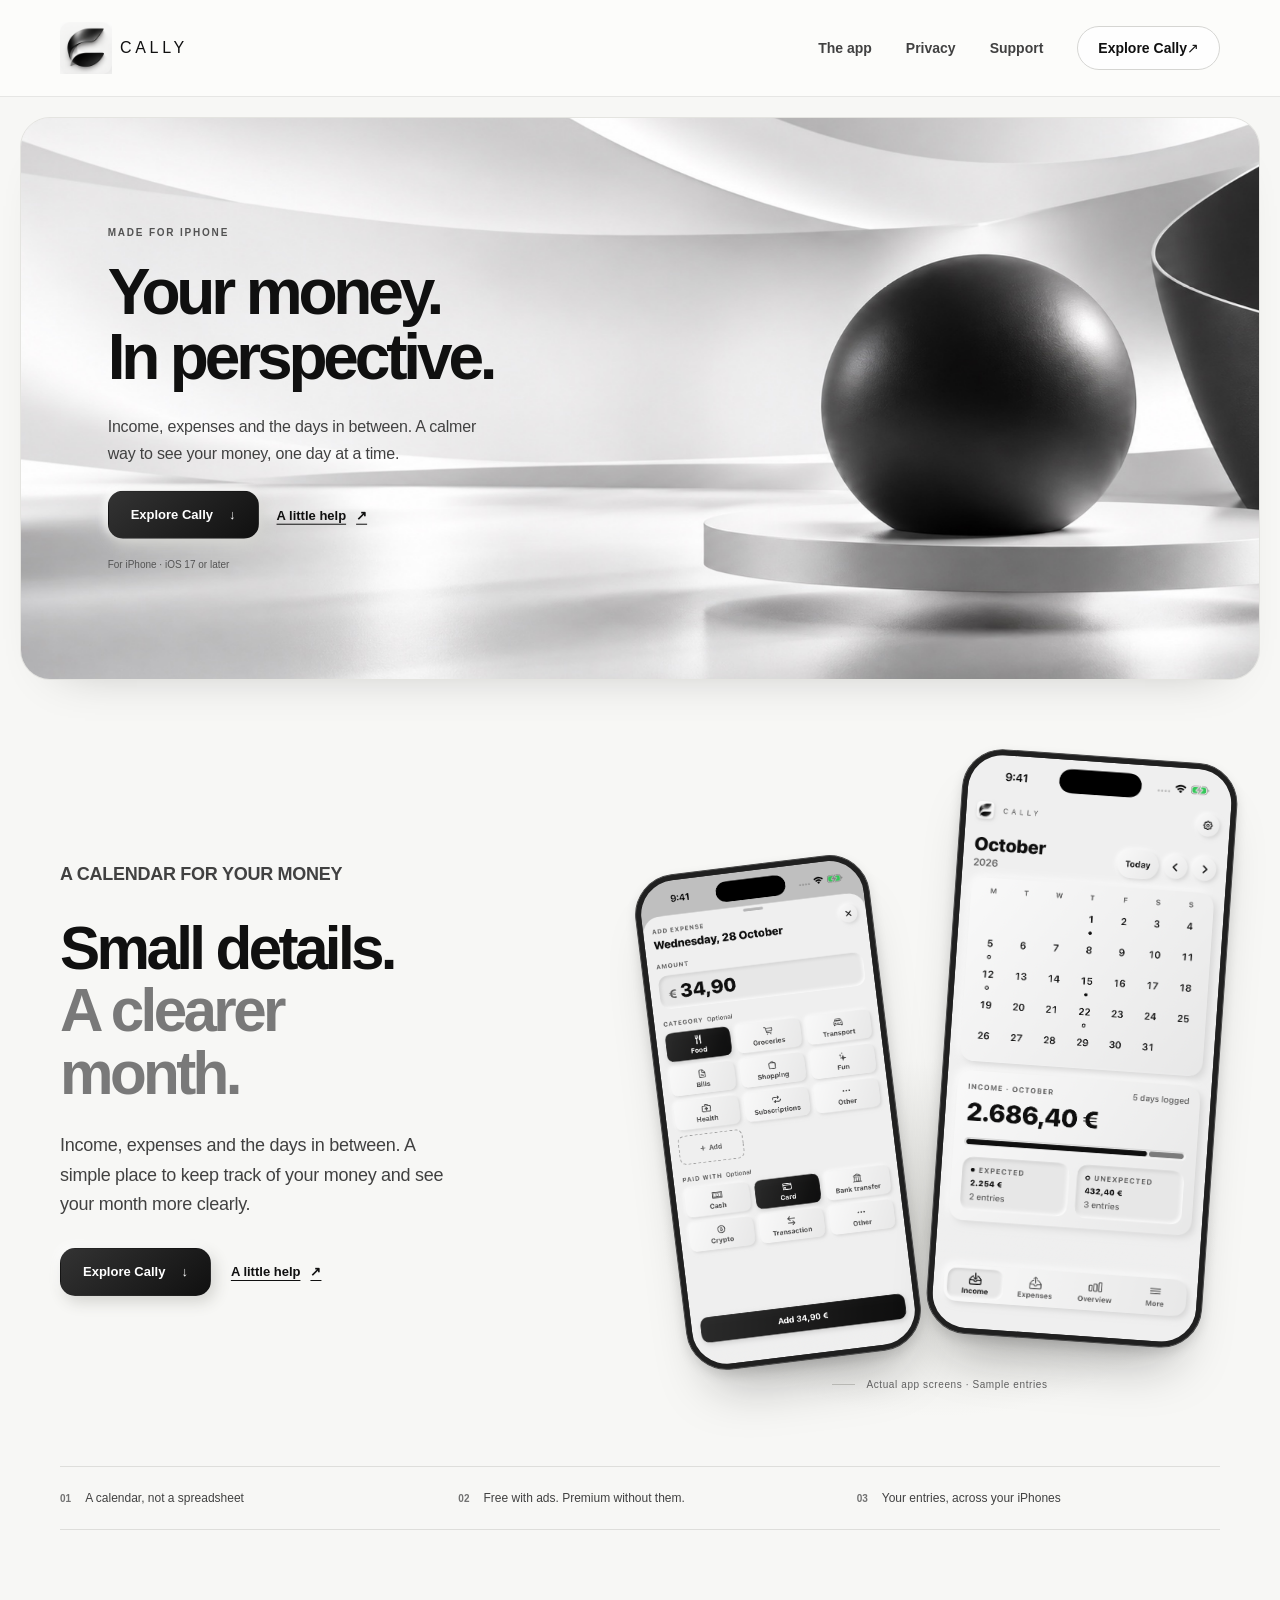
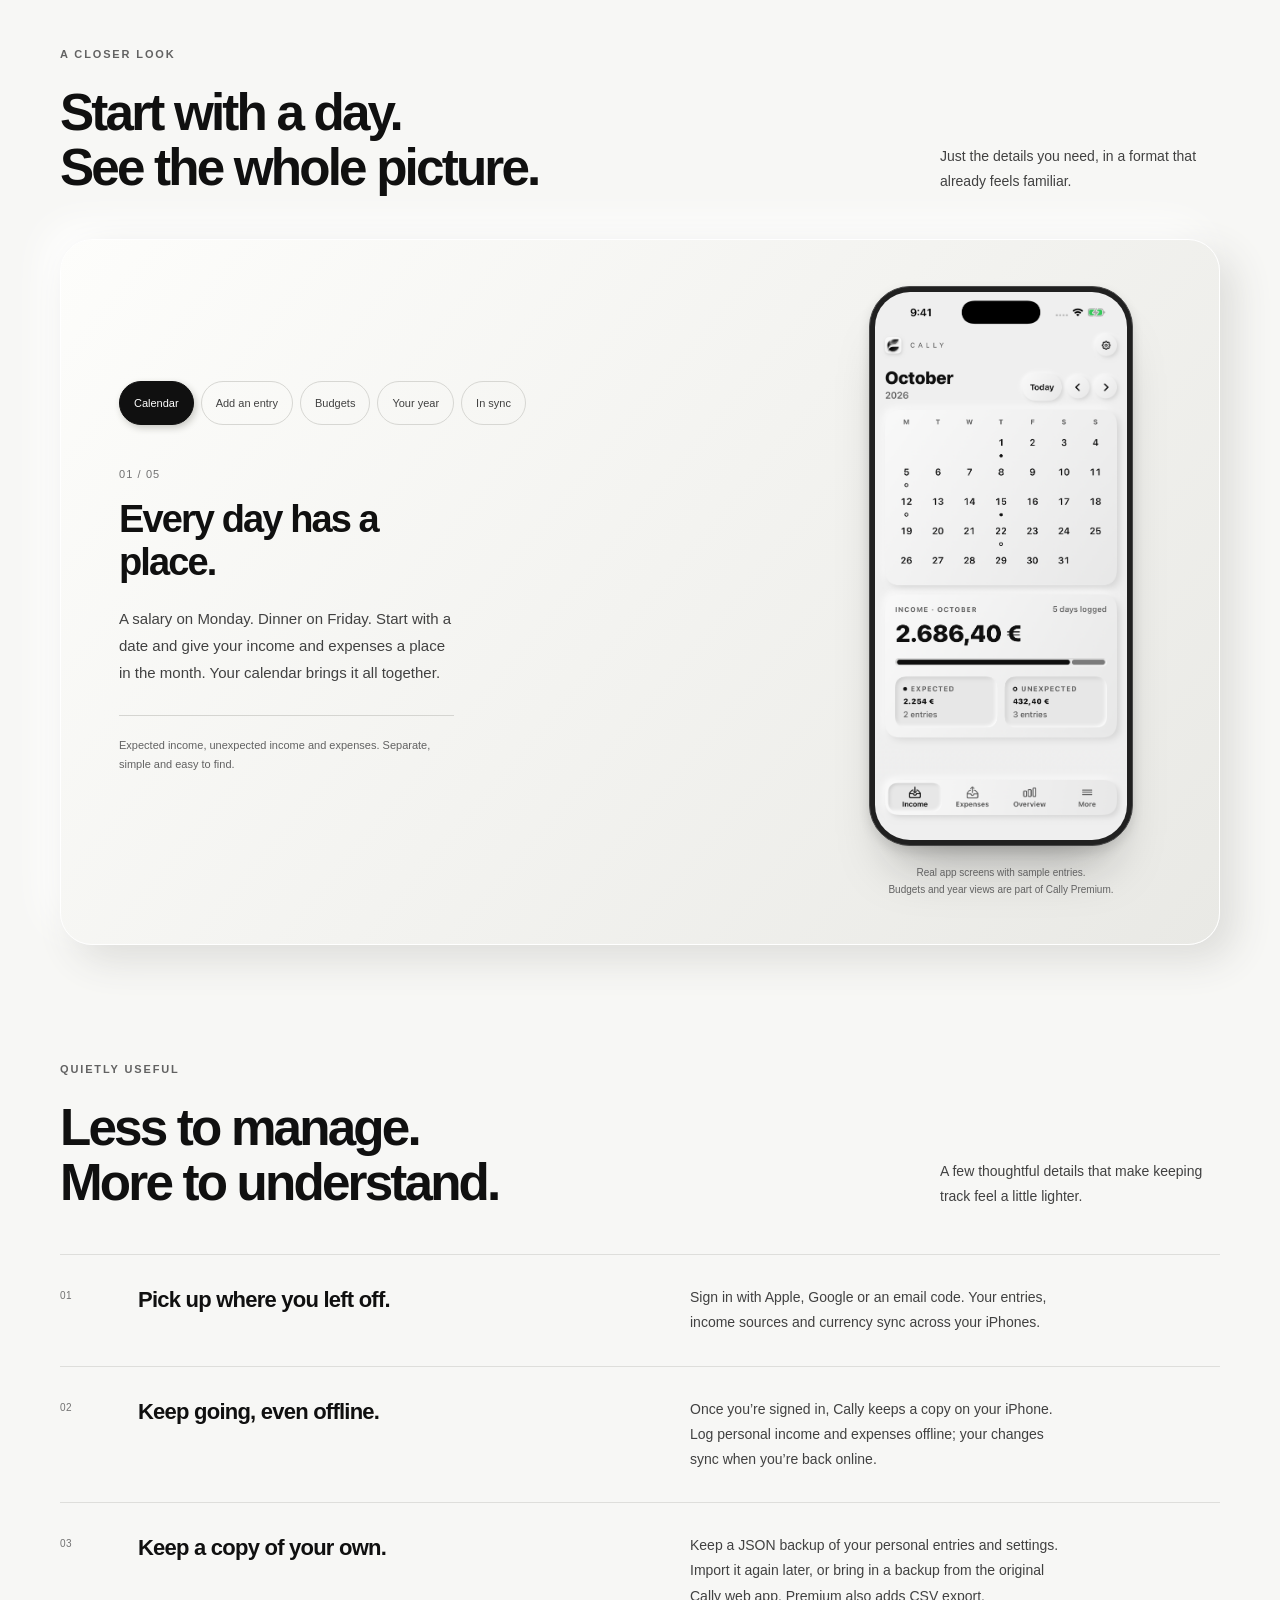
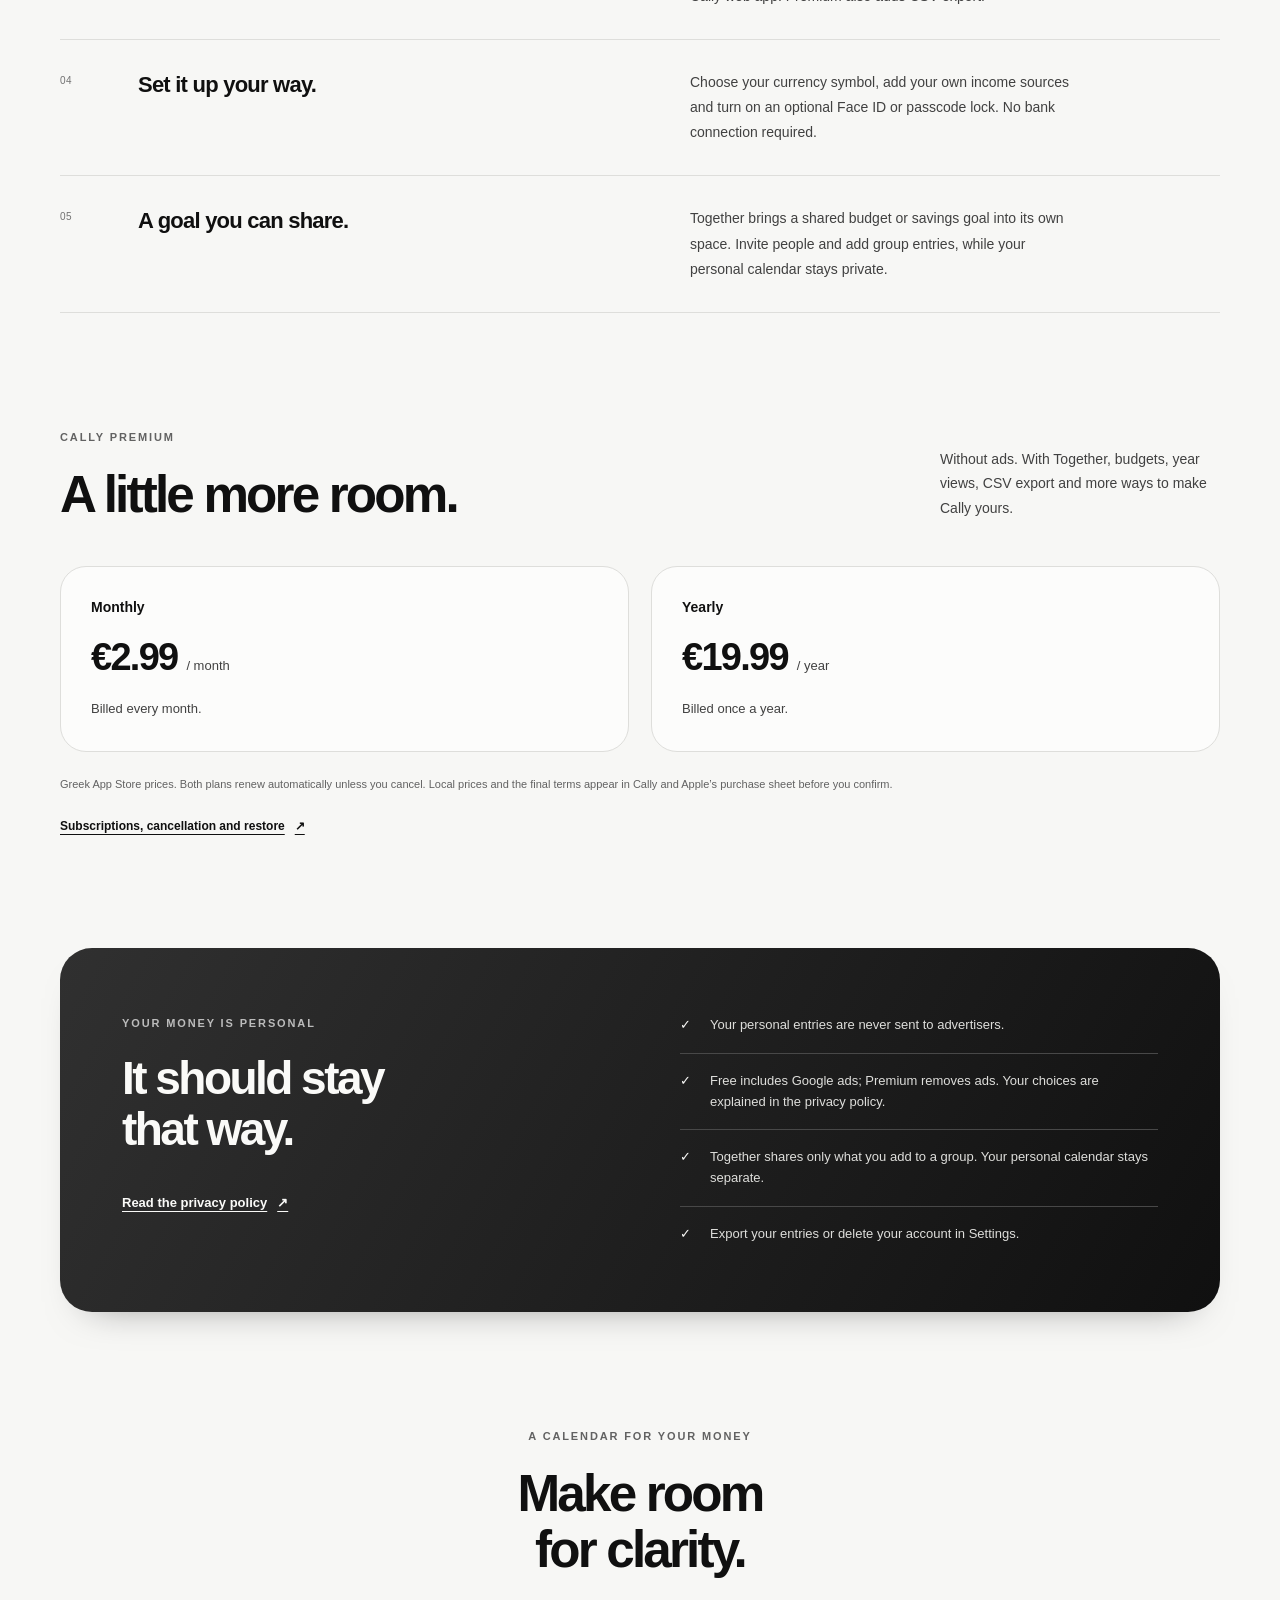
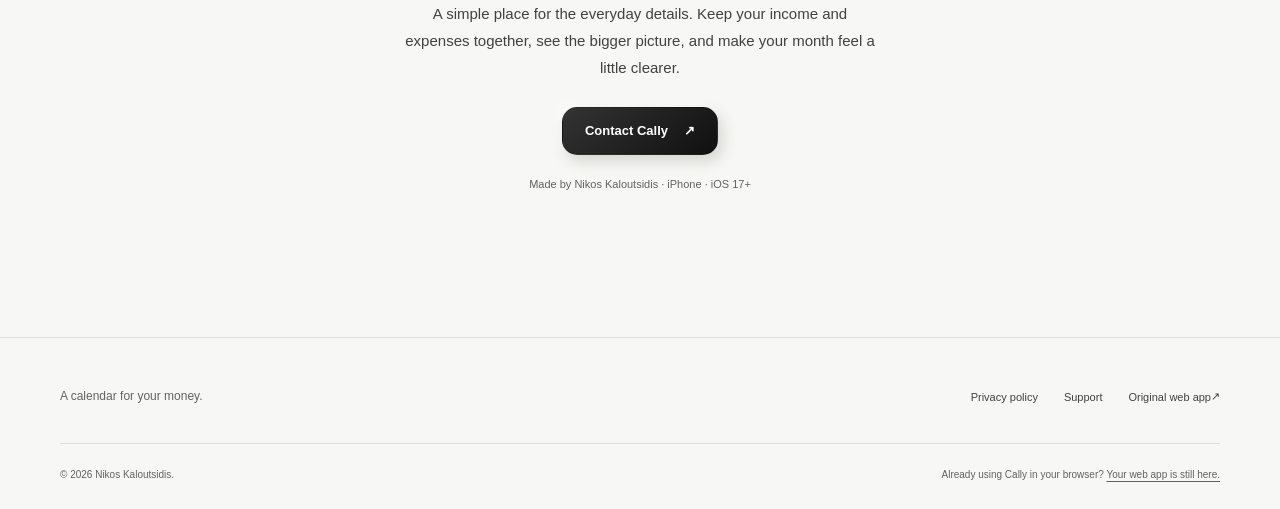
<file: index.html>
<!doctype html>
<html lang="en">
<head>
  <meta charset="utf-8">
  <meta name="viewport" content="width=device-width, initial-scale=1">
  <meta name="theme-color" content="#f7f7f5">
  <meta name="description" content="A calendar for your money. Track personal income and expenses, share a goal with Together, and explore Cally Premium on iPhone.">
  <meta property="og:title" content="Cally — a calendar for your money">
  <meta property="og:description" content="A little less guessing. A clearer view of your everyday money. Made for iPhone.">
  <meta property="og:type" content="website">
  <meta property="og:url" content="https://cally.website/">
  <meta property="og:image" content="https://cally.website/assets/cally-banner.png">
  <meta property="og:image:width" content="1916">
  <meta property="og:image:height" content="821">
  <meta property="og:image:alt" content="The official Cally banner: graphite sculptures in a silver-white studio.">
  <meta name="twitter:card" content="summary_large_image">
  <title>Cally — A calendar for your money</title>
  <link rel="icon" type="image/png" href="assets/favicon-tile.png">
  <link rel="apple-touch-icon" href="assets/cally-touch-icon.png">
  <link rel="stylesheet" href="assets/styles.css">
  <link rel="stylesheet" href="assets/brand.css">
  <script src="assets/site.js" defer></script>
  <link rel="manifest" href="site.webmanifest">
  <script src="assets/brand-motion.js" defer></script>
</head>
<body class="brand-refresh">
  <a class="skip-link" href="#main">Skip to content</a>
  <header class="site-header">
    <div class="container nav">
      <a class="brand" href="index.html" aria-label="Cally home"><img src="assets/cally-logo.png" width="37" height="37" alt=""><span>CALLY</span></a>
      <nav class="nav-links" aria-label="Main navigation"><a href="#tour">The app</a><a href="privacy.html">Privacy</a><a href="support.html">Support</a><a class="nav-contact" href="#availability">Explore Cally <span aria-hidden="true">↗</span></a></nav>
    </div>
  </header>
  <main id="main">
    <section class="brand-experience" aria-label="Cally in perspective">
      <div class="brand-scene" data-brand-scene>
        <img class="scene-environment" src="assets/brand-stage.jpg" width="1942" height="809" alt="" fetchpriority="high" aria-hidden="true">
        <div class="scene-copy">
          <p class="eyebrow">Made for iPhone</p>
          <h1>Your money.<br>In perspective.</h1>
          <p>Income, expenses and the days in between. A calmer way to see your money, one day at a time.</p>
          <div class="actions"><a class="button button-dark" href="#tour">Explore Cally <span aria-hidden="true">↓</span></a><a class="text-link" href="support.html">A little help <span aria-hidden="true">↗</span></a></div>
          <p class="scene-footnote">For iPhone · iOS 17 or later</p>
        </div>
      </div>
    </section>

    <section class="container hero app-intro" aria-labelledby="hero-title">
      <div class="hero-copy">
        <p class="eyebrow">A calendar for your money</p>
        <h2 id="hero-title">Small details.<br><span>A clearer<br>month.</span></h2>
        <p>Income, expenses and the days in between. A simple place to keep track of your money and see your month more clearly.</p>
        <div class="actions"><a class="button button-dark" href="#tour">Explore Cally <span aria-hidden="true">↓</span></a><a class="text-link" href="support.html">A little help <span aria-hidden="true">↗</span></a></div>

      </div>
      <div class="hero-stage" aria-label="Real screens from the Cally iPhone app">
        <div class="phone hero-phone-side"><img src="assets/screens/03-day-entry.webp" width="1206" height="2622" alt="Cally’s expense entry screen with an amount, categories and payment methods."></div>
        <div class="phone hero-phone-main"><img src="assets/screens/01-income-calendar.webp" width="1206" height="2622" alt="Cally’s income calendar, with daily markers and a monthly summary."></div>
        <p class="stage-label">Actual app screens · Sample entries</p>
      </div>
    </section>
    <div class="container principles" aria-label="Cally at a glance"><div class="principle"><span>01</span> A calendar, not a spreadsheet</div><div class="principle"><span>02</span> Free with ads. Premium without them.</div><div class="principle"><span>03</span> Your entries, across your iPhones</div></div>
    <section class="container tour" id="tour" aria-labelledby="tour-heading">
      <div class="section-heading"><div><p class="eyebrow">A closer look</p><h2 id="tour-heading">Start with a day.<br>See the whole picture.</h2></div><p>Just the details you need, in a format that already feels familiar.</p></div>
      <div class="tour-surface">
        <div>
          <div class="tour-tabs" role="tablist" aria-label="Explore Cally screens">
            <button class="tour-tab" id="tab-calendar" type="button" role="tab" aria-selected="true" aria-controls="tour-panel" data-tour="calendar">Calendar</button>
            <button class="tour-tab" id="tab-entry" type="button" role="tab" aria-selected="false" aria-controls="tour-panel" tabindex="-1" data-tour="entry">Add an entry</button>
            <button class="tour-tab" id="tab-budgets" type="button" role="tab" aria-selected="false" aria-controls="tour-panel" tabindex="-1" data-tour="budgets">Budgets</button>
            <button class="tour-tab" id="tab-year" type="button" role="tab" aria-selected="false" aria-controls="tour-panel" tabindex="-1" data-tour="year">Your year</button>
            <button class="tour-tab" id="tab-sync" type="button" role="tab" aria-selected="false" aria-controls="tour-panel" tabindex="-1" data-tour="sync">In sync</button>
          </div>
          <div class="tour-detail" id="tour-panel" role="tabpanel" aria-labelledby="tab-calendar" tabindex="0"><span class="chapter" id="tour-number">01 / 05</span><h3 id="tour-title">Every day has a place.</h3><p id="tour-description">A salary on Monday. Dinner on Friday. Start with a date and give your income and expenses a place in the month. Your calendar brings it all together.</p><p class="detail-note" id="tour-note">Expected income, unexpected income and expenses. Separate, simple and easy to find.</p></div>
        </div>
        <div><div class="phone tour-device"><img id="tour-screen" src="assets/screens/01-income-calendar.webp" width="1206" height="2622" loading="lazy" alt="Cally Income screen showing an October calendar and monthly income totals."></div><p class="tour-caption">Real app screens with sample entries.<br>Budgets and year views are part of Cally Premium.</p></div>
      </div>
    </section>
    <section class="container possibilities" aria-labelledby="possibilities-heading">
      <div class="section-heading"><div><p class="eyebrow">Quietly useful</p><h2 id="possibilities-heading">Less to manage.<br>More to understand.</h2></div><p>A few thoughtful details that make keeping track feel a little lighter.</p></div>
      <div class="feature-rows">
        <article class="feature-row"><span class="feature-number">01</span><h3>Pick up where you left off.</h3><p>Sign in with Apple, Google or an email code. Your entries, income sources and currency sync across your iPhones.</p></article>
        <article class="feature-row"><span class="feature-number">02</span><h3>Keep going, even offline.</h3><p>Once you’re signed in, Cally keeps a copy on your iPhone. Log personal income and expenses offline; your changes sync when you’re back online.</p></article>
        <article class="feature-row"><span class="feature-number">03</span><h3>Keep a copy of your own.</h3><p>Keep a JSON backup of your personal entries and settings. Import it again later, or bring in a backup from the original Cally web app. Premium also adds CSV export.</p></article>
        <article class="feature-row"><span class="feature-number">04</span><h3>Set it up your way.</h3><p>Choose your currency symbol, add your own income sources and turn on an optional Face ID or passcode lock. No bank connection required.</p></article>
        <article class="feature-row"><span class="feature-number">05</span><h3>A goal you can share.</h3><p>Together brings a shared budget or savings goal into its own space. Invite people and add group entries, while your personal calendar stays private.</p></article>
      </div>
    </section>
    <section class="container premium-section" id="premium" aria-labelledby="premium-heading">
      <div class="section-heading"><div><p class="eyebrow">Cally Premium</p><h2 id="premium-heading">A little more room.</h2></div><p>Without ads. With Together, budgets, year views, CSV export and more ways to make Cally yours.</p></div>
      <div class="premium-plans" aria-label="Cally Premium plans in Greece">
        <article class="premium-plan"><h3>Monthly</h3><p class="plan-price">€2.99 <span>/ month</span></p><p>Billed every month.</p></article>
        <article class="premium-plan"><h3>Yearly</h3><p class="plan-price">€19.99 <span>/ year</span></p><p>Billed once a year.</p></article>
      </div>
      <p class="premium-terms">Greek App Store prices. Both plans renew automatically unless you cancel. Local prices and the final terms appear in Cally and Apple’s purchase sheet before you confirm.</p>
      <a class="text-link" href="support.html#subscriptions">Subscriptions, cancellation and restore <span aria-hidden="true">↗</span></a>
    </section>
    <section class="container privacy-band" aria-labelledby="privacy-heading">
      <div><p class="eyebrow">Your money is personal</p><h2 id="privacy-heading">It should stay<br>that way.</h2><a class="text-link" href="privacy.html">Read the privacy policy <span aria-hidden="true">↗</span></a></div>
      <ul class="privacy-list"><li><span class="tick" aria-hidden="true">✓</span>Your personal entries are never sent to advertisers.</li><li><span class="tick" aria-hidden="true">✓</span>Free includes Google ads; Premium removes ads. Your choices are explained in the privacy policy.</li><li><span class="tick" aria-hidden="true">✓</span>Together shares only what you add to a group. Your personal calendar stays separate.</li><li><span class="tick" aria-hidden="true">✓</span>Export your entries or delete your account in Settings.</li></ul>
    </section>
    <section class="container availability" id="availability" aria-labelledby="availability-heading">
      <p class="eyebrow">A calendar for your money</p><h2 id="availability-heading">Make room<br>for clarity.</h2>
      <p>A simple place for the everyday details. Keep your income and expenses together, see the bigger picture, and make your month feel a little clearer.</p>
      <a class="button button-dark" href="mailto:support@cally.website">Contact Cally <span aria-hidden="true">↗</span></a><p class="small">Made by Nikos Kaloutsidis · iPhone · iOS 17+</p>
    </section>
  </main>
  <footer class="site-footer"><div class="container"><div class="footer-top"><p class="footer-caption">A calendar for your money.</p><nav class="footer-links" aria-label="Footer"><a href="privacy.html">Privacy policy</a><a href="support.html">Support</a><a href="https://kaloutsidis.github.io/Cally/web/">Original web app <span aria-hidden="true">↗</span></a></nav></div><div class="footer-bottom"><p>© 2026 Nikos Kaloutsidis.</p><p class="legacy-note">Already using Cally in your browser? <a href="https://kaloutsidis.github.io/Cally/web/">Your web app is still here.</a></p></div></div></footer>
</body>
</html>
</file>
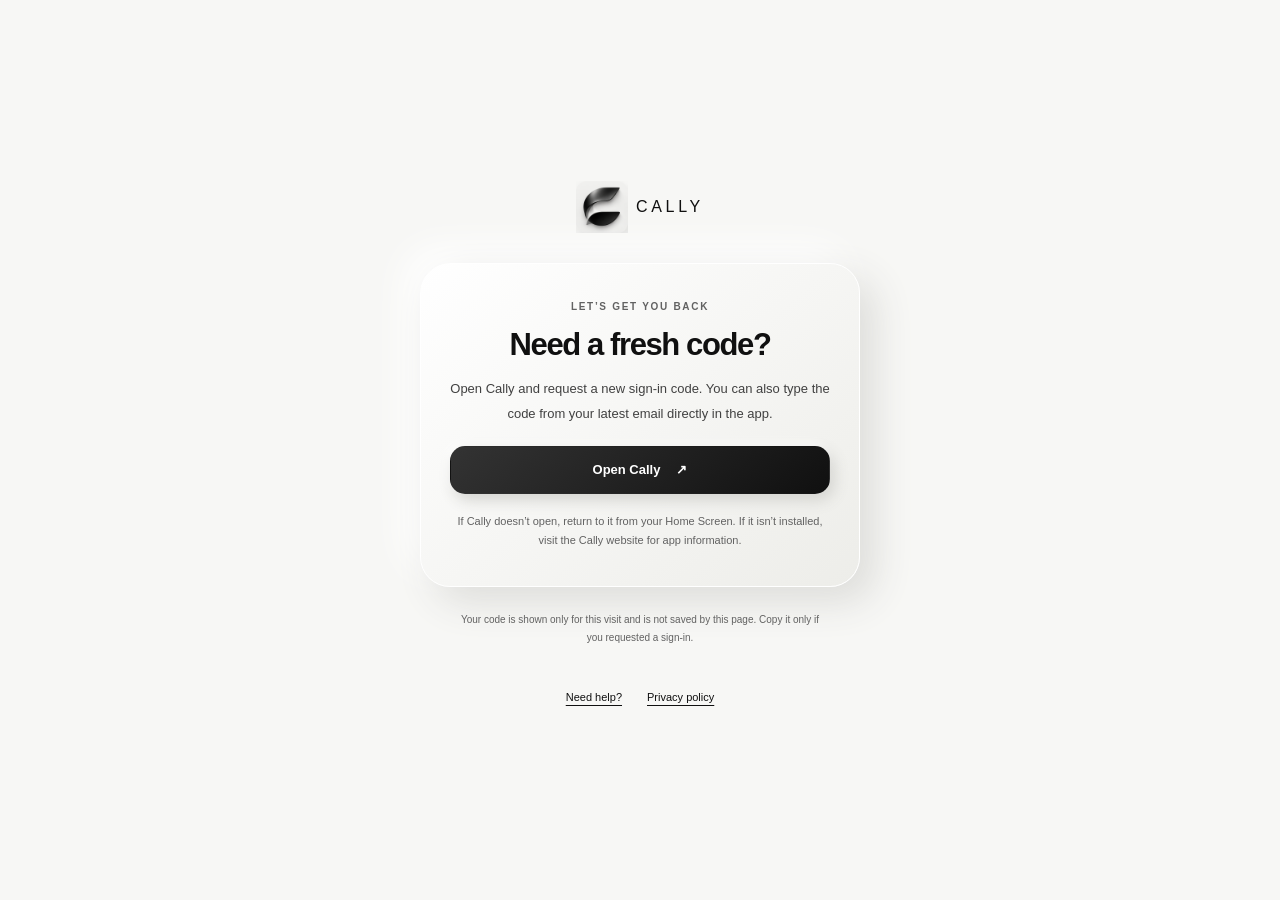
<file: continue/index.html>
<!doctype html>
<html lang="en">
<head>
  <meta charset="utf-8">
  <meta name="viewport" content="width=device-width, initial-scale=1">
  <meta name="theme-color" content="#f7f7f5">
  <meta name="robots" content="noindex, nofollow, noarchive">
  <meta name="referrer" content="no-referrer">
  <meta http-equiv="Cache-Control" content="no-store">
  <meta http-equiv="Pragma" content="no-cache">
  <title>Your sign-in code · Cally</title>
  <script id="cally-code-script">
  (() => {
    // Fragments stay in the browser. Remove it before displaying or using its value.
    let fragment = '';
    let scrubbed = false;
    try {
      fragment = window.location.hash;
      window.history.replaceState(null, '', window.location.pathname);
      scrubbed = true;
    } catch {
      // If the address cannot be cleared, keep the code hidden.
    }
    const match = scrubbed ? /^#code=([0-9]{6})$/.exec(fragment) : null;
    const code = match ? match[1] : null;
    fragment = '';
    function ready() {
      if (!code) return;
      const value = document.getElementById('sign-in-code');
      const copy = document.getElementById('copy-code');
      const status = document.getElementById('copy-status');
      value.textContent = code;
      document.getElementById('code-valid').hidden = false;
      document.getElementById('code-missing').hidden = true;
      function selectCode() {
        const selection = window.getSelection();
        if (selection) {
          const range = document.createRange();
          range.selectNodeContents(value);
          selection.removeAllRanges();
          selection.addRange(range);
          status.textContent = 'Code selected. Choose Copy, then return to Cally.';
        } else {
          status.textContent = 'Select the code above and choose Copy, or type it in Cally.';
        }
      }
      copy.addEventListener('click', async () => {
        try {
          if (!navigator.clipboard || !navigator.clipboard.writeText) {
            selectCode();
            return;
          }
          await navigator.clipboard.writeText(code);
          copy.textContent = 'Copied';
          status.textContent = 'Copied. Open Cally and paste the code into the sign-in field.';
        } catch {
          selectCode();
        }
      });
    }
    if (document.readyState === 'loading') document.addEventListener('DOMContentLoaded', ready, { once: true });
    else ready();
  })();
  </script>
  <link rel="icon" type="image/png" href="../assets/favicon-tile.png">
  <link rel="stylesheet" href="../assets/styles.css">
  <link rel="stylesheet" href="../assets/brand.css">
  <style>
    [hidden]{display:none!important}.code-page{min-height:100svh;display:flex;align-items:center;justify-content:center;padding:44px 20px}.code-wrap{width:min(100%,440px);text-align:center}.code-brand{justify-content:center;margin-bottom:43px}.code-card{background:linear-gradient(140deg,#f7f8fa,#e5e7ed);border:1px solid #fff;border-radius:30px;box-shadow:var(--shadow);padding:35px 29px}.code-card h1{font-size:31px;letter-spacing:-.045em;line-height:1.15;font-weight:650;margin:0 0 15px}.code-intro{color:var(--body);font-size:13px;line-height:1.8;margin:0 0 25px}.code-number{display:block;background:#e5e7ed;box-shadow:inset 4px 4px 9px #d0d3dc,inset -4px -4px 9px #fff;border-radius:18px;padding:22px 10px;font-size:clamp(37px,10vw,49px);font-weight:650;letter-spacing:.16em;text-indent:.16em;font-variant-numeric:tabular-nums;line-height:1.25;user-select:all;-webkit-user-select:all;margin:0 0 20px}.code-card .button{width:100%;cursor:pointer}.code-card .open-app{margin-top:13px;background:transparent;border-color:#c9cdd6;color:var(--ink);box-shadow:none}.copy-status{font-size:11px;line-height:1.8;min-height:39px;color:var(--muted);margin:18px 0 0}.code-guidance{font-size:13px;line-height:1.85;color:var(--body);margin:0 0 20px}.code-help{font-size:11px;line-height:1.85;color:var(--body);margin:20px 0 0;padding-top:20px;border-top:1px solid #d2d5dd}.code-help b{font-weight:650}.code-privacy{font-size:10px;line-height:1.8;color:var(--muted);max-width:360px;margin:24px auto 0}.code-footer{display:flex;justify-content:center;gap:25px;margin-top:28px}.code-footer a{font-size:11px;text-underline-offset:4px;min-height:44px;display:inline-flex;align-items:center}.code-page .eyebrow{font-size:10px;margin-bottom:13px}@media(max-width:360px){.code-card{padding:29px 23px}.code-card h1{font-size:28px}}@media print{.code-number{font-size:42px}.code-brand,.code-footer,.code-privacy,.code-card .button{display:none}}
  </style>
</head>
<body class="brand-refresh">
  <main class="code-page">
    <div class="code-wrap">
      <a class="brand code-brand" href="../index.html" aria-label="Cally home"><img src="../assets/cally-logo.png" width="37" height="37" alt=""><span>CALLY</span></a>
      <div class="code-card">
        <div id="code-valid" hidden>
          <p class="eyebrow">Back to your calendar</p>
          <h1>Your sign-in code.</h1>
          <p class="code-intro">Copy this code, then return to Cally and paste it into the sign-in field.</p>
          <output class="code-number" id="sign-in-code" aria-label="Your six-digit sign-in code" tabindex="0"></output>
          <button class="button button-dark" id="copy-code" type="button">Copy code</button>
          <a class="button open-app" href="cally://" rel="noreferrer">Open Cally <span aria-hidden="true">↗</span></a>
          <p class="copy-status" id="copy-status" role="status" aria-live="polite">Your code expires 10 minutes after the email was sent.</p>
          <p class="code-help">If the email form isn’t open, choose <b>Continue with email</b>, enter the same email address, then choose <b>I already have a code</b> and <b>Paste</b>.<br><br>If Cally doesn’t open, return to it from your Home Screen. If it isn’t installed, visit the Cally website for app information.</p>
        </div>
        <div id="code-missing">
          <p class="eyebrow">Let’s get you back</p>
          <h1>Need a fresh code?</h1>
          <p class="code-guidance">Open Cally and request a new sign-in code. You can also type the code from your latest email directly in the app.</p>
          <a class="button button-dark" href="cally://" rel="noreferrer">Open Cally <span aria-hidden="true">↗</span></a>
          <p class="copy-status">If Cally doesn’t open, return to it from your Home Screen. If it isn’t installed, visit the Cally website for app information.</p>
        </div>
      </div>
      <p class="code-privacy">Your code is shown only for this visit and is not saved by this page. Copy it only if you requested a sign-in.</p>
      <nav class="code-footer" aria-label="Help"><a href="../support.html">Need help?</a><a href="../privacy.html">Privacy policy</a></nav>
    </div>
  </main>
</body>
</html>
</file>
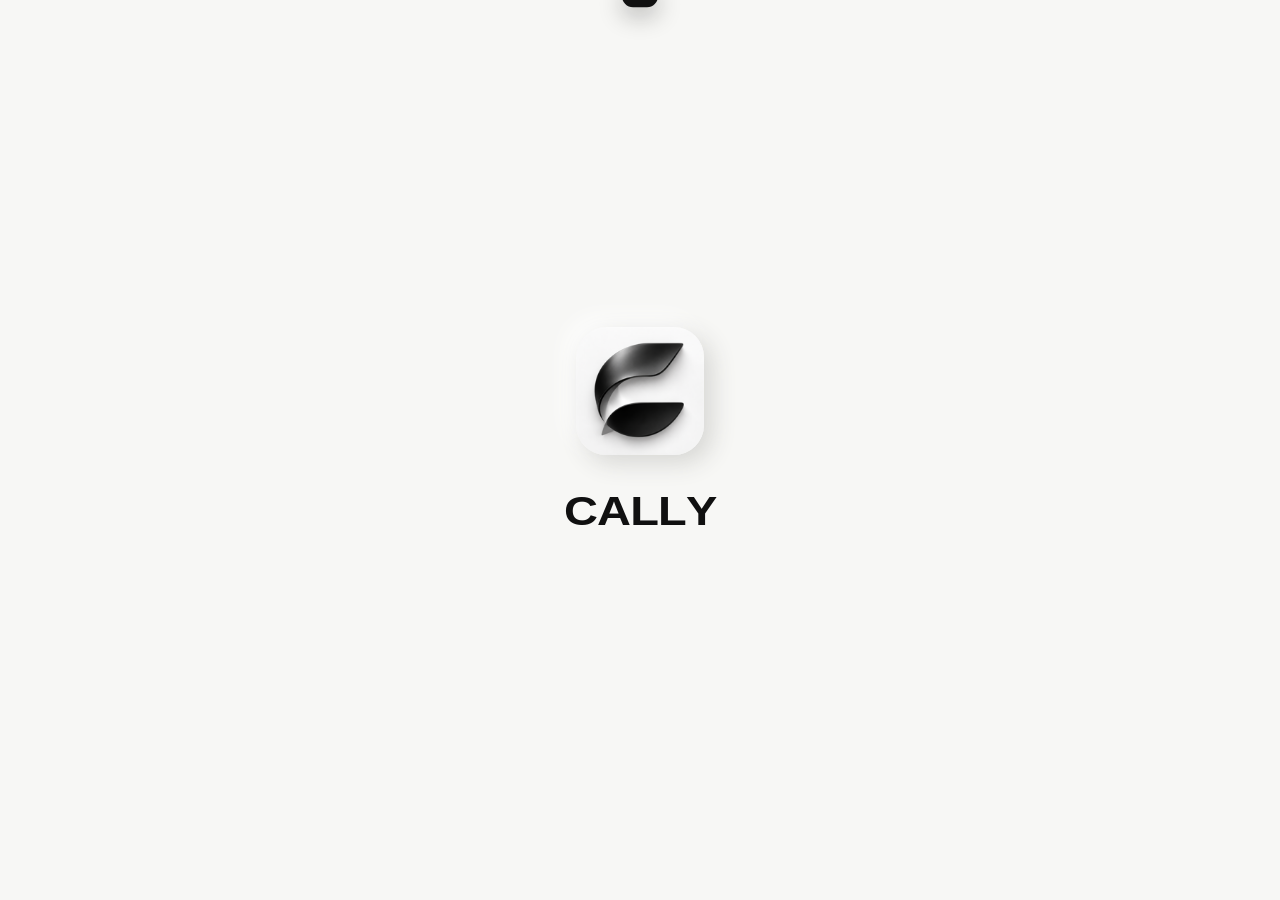
<file: web/index.html>
<!DOCTYPE html>
<html lang="en">
<head>
<meta charset="utf-8">
<meta name="viewport" content="width=device-width, initial-scale=1, viewport-fit=cover, user-scalable=no">
<meta name="apple-mobile-web-app-capable" content="yes">
<meta name="mobile-web-app-capable" content="yes">
<meta name="apple-mobile-web-app-status-bar-style" content="black-translucent">
<meta name="apple-mobile-web-app-title" content="Cally">
<meta name="theme-color" content="#f7f7f5">
<meta name="robots" content="noindex">
<link rel="apple-touch-icon" href="icon-180.png">
<link rel="icon" href="icon-180.png">
<title>Cally</title>
<style>
* { box-sizing: border-box; -webkit-tap-highlight-color: transparent; }
html, body { margin: 0; padding: 0; }
body {
  background: #f7f7f5; color: #303030; overscroll-behavior: none;
  font-family: -apple-system, BlinkMacSystemFont, "SF Pro Display", "SF Pro Text", "Segoe UI", Roboto, Helvetica, Arial, sans-serif;
  -webkit-font-smoothing: antialiased; min-height: 100vh;
}
button { font-family: inherit; border: none; background: none; padding: 0; margin: 0; cursor: pointer; color: inherit; }
input { font-family: inherit; }

/* ── splash ── */
#splash { position: fixed; inset: 0; z-index: 50; background: #f7f7f5; display: flex; flex-direction: column;
  align-items: center; justify-content: center; transition: opacity .55s ease, visibility .55s; }
#splash.exit { opacity: 0; visibility: hidden; }
.splash-icon { width: 128px; height: 128px; object-fit: contain; border-radius: 30px; margin-bottom: 20px; box-shadow: 8px 8px 25px #d6d6d3, -8px -8px 25px #fff; }
.word { position: relative; display: flex; padding: 8px 14px; transform: scaleY(.88); }
.ltr { color: #101010; font-size: 47px; font-weight: 800; letter-spacing: -.018em; display: inline-block; opacity: 0; }
.ltr.in  { animation: lIn .62s cubic-bezier(.2,.7,.2,1) both; }
.ltr.out { animation: lOut .45s cubic-bezier(.55,0,.8,.4) both; }
@keyframes lIn  { from { opacity: 0; transform: translateY(26px) scale(.95); filter: blur(10px); } to { opacity: 1; transform: none; filter: blur(0); } }
@keyframes lOut { from { opacity: 1; transform: none; filter: blur(0); } to { opacity: 0; transform: translateY(-22px); filter: blur(8px); } }
.shine { position: absolute; top: 8px; left: 14px; right: 14px; bottom: 8px;
  display: flex; align-items: center; justify-content: center;
  font-size: 47px; font-weight: 800; letter-spacing: -.018em; white-space: pre;
  background-image: linear-gradient(100deg, rgba(255,255,255,0) 40%, rgba(255,255,255,.55) 47%,
    rgba(255,255,255,1) 50%, rgba(255,255,255,.55) 53%, rgba(255,255,255,0) 60%);
  background-size: 260% 100%; background-repeat: no-repeat;
  -webkit-background-clip: text; background-clip: text;
  -webkit-text-fill-color: transparent; color: transparent;
  filter: drop-shadow(0 0 8px rgba(255,255,255,.45));
  animation: sweep 1.15s cubic-bezier(.4,0,.4,1) both; pointer-events: none; }
@keyframes sweep { from { background-position: -80% 0; } to { background-position: 210% 0; } }
.sub { margin-top: 15px; color: #6b6b68; font-size: 10.5px; font-weight: 600; letter-spacing: .55em;
  text-indent: .55em; opacity: 0; transition: opacity .5s ease; }
.sub.show { opacity: 1; }

/* ── stage ── */
#stage { opacity: 0; display: flex; justify-content: center; }
#stage.on { animation: appIn .7s cubic-bezier(.2,.7,.2,1) both; }
@keyframes appIn { from { opacity: 0; transform: translateY(12px) scale(.985); } to { opacity: 1; transform: none; } }
.wrap { width: 100%; max-width: 430px; padding: calc(34px + env(safe-area-inset-top,0px)) 20px calc(112px + env(safe-area-inset-bottom,0px)); }
.hide { display: none !important; }

/* ── depth ── */
.neu { background: linear-gradient(145deg,#fff,#ededeb); box-shadow: 8px 8px 16px #d6d6d3, -8px -8px 16px #fff; }
.neu-sm { background: linear-gradient(145deg,#fff,#ededeb); box-shadow: 4px 4px 9px #d9d9d6, -4px -4px 9px #fff; }
.neu-in { background: #eeeeec; box-shadow: inset 4px 4px 8px #d6d6d3, inset -4px -4px 8px #fff; }
.press { transition: transform .12s ease, box-shadow .16s ease; }
.press:active { transform: scale(.96); box-shadow: inset 4px 4px 8px #d6d6d3, inset -4px -4px 8px #fff; }
.dark { background: linear-gradient(150deg,#242424,#101010); color: #fff; box-shadow: 4px 4px 10px #d2d2cf; }

/* ── header ── */
.brand { display: flex; align-items: center; gap: 9px; margin-bottom: 24px; }
.tile { width: 34px; height: 34px; border-radius: 9px; display: block; object-fit: contain;
  box-shadow: 3px 3px 8px #d6d6d3, -3px -3px 8px #fff; }
.cap { font-size: 10.5px; font-weight: 700; letter-spacing: .14em; text-transform: uppercase; color: #777775; }
.mhead { display: flex; align-items: flex-end; justify-content: space-between; margin-bottom: 18px; }
.mname { font-size: 30px; font-weight: 800; color: #101010; letter-spacing: -.02em; line-height: 1.1; }
.myear { font-size: 14px; font-weight: 600; color: #777775; }
.nav { display: flex; align-items: center; gap: 10px; }
.rnd { width: 42px; height: 42px; border-radius: 50%; display: flex; align-items: center; justify-content: center; }
.today-btn { border-radius: 999px; padding: 9px 15px; font-size: 12px; font-weight: 700; color: #303030; }

/* ── calendar ── */
.card { border-radius: 24px; padding: 16px; margin-bottom: 22px; }
.card.pad { padding: 20px; }
.grid7 { display: grid; grid-template-columns: repeat(7,1fr); gap: 4px; }
.wd { text-align: center; font-size: 10px; font-weight: 700; letter-spacing: .14em; color: #777775; padding-bottom: 8px; }
.day { position: relative; aspect-ratio: 1/1; border-radius: 16px; display: flex; flex-direction: column;
  align-items: center; justify-content: center; gap: 3px; font-size: 15px; font-weight: 600; color: #303030;
  transition: transform .12s ease; }
.day:active { transform: scale(.9); }
.day .num { width: 30px; height: 30px; border-radius: 50%; display: flex; align-items: center; justify-content: center; }
.day.today .num { background: #101010; color: #fff; box-shadow: 3px 3px 7px #d3d3cf; }
.dots { display: flex; gap: 3px; height: 6px; align-items: center; }
.dot { width: 5px; height: 5px; border-radius: 50%; flex: none; display: inline-block; }
.dot.e { background: #101010; }
.dot.u { background: transparent; box-shadow: inset 0 0 0 1.6px #101010; width: 6px; height: 6px; }
.dot.o { background: #777775; }

/* ── summary ── */
.sumrow { display: flex; gap: 12px; margin-bottom: 14px; }
.sumbox { flex: 1; border-radius: 18px; padding: 15px; min-width: 0; }
.sumbox .lab { display: flex; align-items: center; gap: 7px; margin-bottom: 5px; }
.val { font-size: 22px; font-weight: 800; color: #101010; white-space: nowrap; overflow: hidden; text-overflow: ellipsis; font-variant-numeric: tabular-nums; }
.cnt { margin-top: 4px; font-size: 11.5px; font-weight: 600; color: #777775; }
.split { display: flex; height: 10px; border-radius: 6px; overflow: hidden; margin-bottom: 16px; gap: 2px; }
.split .se { background: #101010; transition: flex-grow .4s ease; }
.split .su { background: #a2a29f; transition: flex-grow .4s ease; }
.sumfoot { display: flex; align-items: center; justify-content: space-between; font-size: 13px; font-weight: 600; color: #555553; }
.sumfoot b { color: #101010; }
.sumwide { border-radius: 18px; padding: 15px; margin-bottom: 18px; display: flex; align-items: flex-end; justify-content: space-between; gap: 10px; }

/* ── bar lists ── */
.brow { margin-bottom: 12px; }
.brow:last-child { margin-bottom: 0; }
.btop { display: flex; justify-content: space-between; align-items: baseline; gap: 10px; margin-bottom: 6px; }
.bname { font-size: 13.5px; font-weight: 700; color: #101010; min-width: 0; overflow: hidden; text-overflow: ellipsis; white-space: nowrap; }
.bval { font-size: 13.5px; font-weight: 800; color: #101010; white-space: nowrap; font-variant-numeric: tabular-nums; }
.bval i { font-style: normal; font-weight: 600; color: #777775; margin-left: 4px; }
.btrack { height: 8px; border-radius: 5px; overflow: hidden; }
.bfill { height: 100%; background: #101010; border-radius: 5px; transition: width .5s cubic-bezier(.2,.7,.2,1); }
.empty { font-size: 13px; font-weight: 600; color: #90908d; padding: 6px 0; }
.ctitle { display: flex; align-items: center; justify-content: space-between; margin-bottom: 16px; }

/* ── overview ── */
.hero { text-align: left; }
.hero .big { font-size: 40px; font-weight: 800; color: #101010; letter-spacing: -.025em; line-height: 1.05; margin: 6px 0 6px; font-variant-numeric: tabular-nums; }
.hero .hsub { font-size: 13px; font-weight: 600; color: #555553; }
.tiles { display: grid; grid-template-columns: 1fr 1fr 1fr; gap: 10px; margin-bottom: 22px; }
.tilebox { border-radius: 18px; padding: 13px 12px; min-width: 0; }
.tilebox .val { font-size: 17px; }
.tilebox .cnt { font-size: 10.5px; line-height: 1.35; }
.legend { display: flex; gap: 14px; font-size: 11.5px; font-weight: 700; color: #555553; }
.legend span { display: inline-flex; align-items: center; gap: 6px; }
.sw { width: 9px; height: 9px; border-radius: 3px; display: inline-block; }
.sw.i { background: #101010; } .sw.o { background: #a2a29f; }
.readout { min-height: 36px; margin-bottom: 10px; font-size: 13px; font-weight: 600; color: #555553; line-height: 1.4; }
.readout b { color: #101010; font-variant-numeric: tabular-nums; }
.fchart { display: flex; gap: 2px; height: 160px; }
.fc { flex: 1; min-width: 0; display: flex; flex-direction: column; padding: 0; transition: opacity .15s ease; }
.fu { flex: 1; display: flex; align-items: flex-end; border-bottom: 1px solid #d1d1cd; }
.fd { flex: 1; display: flex; align-items: flex-start; }
.fbi { width: 100%; background: #101010; border-radius: 3px 3px 0 0; }
.fbe { width: 100%; background: #a2a29f; border-radius: 0 0 3px 3px; }
.fchart.sel .fc { opacity: .3; }
.fchart.sel .fc.on { opacity: 1; }
.xl { display: flex; gap: 2px; margin-top: 8px; }
.xl span { flex: 1; min-width: 0; text-align: center; font-size: 10px; font-weight: 700; color: #777775; overflow: visible; white-space: nowrap; }
.stats { display: grid; grid-template-columns: 1fr 1fr; gap: 10px; }
.stat { border-radius: 16px; padding: 13px; min-width: 0; }
.stat .val { font-size: 17px; }

/* ── tab bar ── */
.tabbar { position: fixed; left: 0; right: 0; bottom: 0; z-index: 30; display: flex; justify-content: center;
  background: rgba(247,247,245,.92); -webkit-backdrop-filter: blur(14px); backdrop-filter: blur(14px);
  box-shadow: 0 -6px 18px rgba(168,168,164,.28);
  padding: 8px 16px calc(10px + env(safe-area-inset-bottom,0px)); }
.tabbar .in { display: flex; gap: 6px; width: 100%; max-width: 430px; }
.tab { flex: 1; display: flex; flex-direction: column; align-items: center; gap: 4px; padding: 8px 0 7px; border-radius: 15px;
  font-size: 11px; font-weight: 700; color: #777775; transition: color .18s ease; }
.tab.on { color: #101010; background: #eeeeec; box-shadow: inset 3px 3px 7px #d6d6d3, inset -3px -3px 7px #fff; }

/* ── sheet ── */
#backdrop { position: fixed; inset: 0; z-index: 40; background: rgba(16,16,16,.35);
  -webkit-backdrop-filter: blur(3px); backdrop-filter: blur(3px); opacity: 0; visibility: hidden; transition: opacity .32s ease, visibility .32s; }
#backdrop.open { opacity: 1; visibility: visible; }
#sheet { position: fixed; left: 0; right: 0; bottom: 0; z-index: 41; max-width: 480px; margin: 0 auto;
  background: #f7f7f5; border-radius: 26px 26px 0 0; box-shadow: 0 -14px 44px rgba(16,16,16,.28);
  transform: translateY(105%); transition: transform .38s cubic-bezier(.32,.72,.25,1);
  max-height: 90vh; overflow-y: auto; -webkit-overflow-scrolling: touch;
  padding: 10px 20px calc(26px + env(safe-area-inset-bottom,0px)); }
#sheet.open { transform: translateY(0); }
.grab { width: 38px; height: 5px; border-radius: 3px; background: #d6d6d2; margin: 4px auto 14px; }
.shead { display: flex; align-items: center; justify-content: space-between; margin-bottom: 18px; }
.sdate { font-size: 20px; font-weight: 800; color: #101010; }
.x { width: 34px; height: 34px; border-radius: 50%; display: flex; align-items: center; justify-content: center;
  color: #777775; font-size: 15px; }
.seg { display: flex; gap: 5px; padding: 5px; border-radius: 16px; margin-bottom: 18px; }
.seg button { flex: 1; padding: 11px 2px; border-radius: 11px; font-size: 12.5px; font-weight: 700; color: #555553; transition: all .18s ease; }
.chips { display: grid; grid-template-columns: repeat(3,1fr); gap: 10px; margin-bottom: 18px; }
.chip { padding: 12px 4px; border-radius: 13px; font-size: 12.5px; font-weight: 700; color: #555553; transition: all .18s ease; text-align: center;
  overflow: hidden; text-overflow: ellipsis; white-space: nowrap; }
.chip.addc { color: #777775; border: 1.5px dashed #c3c3bf; background: transparent; box-shadow: none; }
.chip.rm { color: #101010; }
.lrow { display: flex; align-items: baseline; justify-content: space-between; margin-bottom: 8px; }
.lrow .lnk { font-size: 12px; font-weight: 700; color: #555553; padding: 2px 4px; }
.opt { text-transform: none; letter-spacing: 0; font-weight: 600; color: #90908d; }
.newsrc { display: flex; gap: 10px; margin-bottom: 18px; }
.newsrc .fld { flex: 1; }
.newsrc button { border-radius: 14px; padding: 0 18px; font-size: 13px; font-weight: 700; }
.entries { display: flex; flex-direction: column; gap: 8px; margin-bottom: 20px; }
.entry { display: flex; align-items: center; gap: 10px; padding: 12px 14px; border-radius: 14px; }
.entry .name { flex: 1; font-size: 13.5px; font-weight: 600; min-width: 0; }
.entry .name span { color: #777775; font-weight: 500; }
.entry .h { font-size: 13.5px; font-weight: 800; color: #101010; white-space: nowrap; }
.entry .del { width: 26px; height: 26px; border-radius: 50%; display: flex; align-items: center; justify-content: center; color: #777775; font-size: 14px; flex: none; }
.fld { width: 100%; border: none; outline: none; border-radius: 14px; padding: 14px 16px; font-size: 16px;
  font-weight: 600; color: #101010; background: #eeeeec; box-shadow: inset 4px 4px 8px #d6d6d3, inset -4px -4px 8px #fff;
  -webkit-appearance: none; }
.fld::placeholder { color: #90908d; font-weight: 500; }
.amtwrap { position: relative; margin-bottom: 18px; }
.amtwrap .cur { position: absolute; left: 16px; top: 50%; transform: translateY(-50%); font-size: 15px; font-weight: 700; color: #777775; pointer-events: none; }
.amtwrap .fld { padding-left: 34px; }
.add { width: 100%; border-radius: 17px; padding: 16px 0; font-size: 13.5px; font-weight: 700; margin-top: 4px;
  background: linear-gradient(150deg,#242424,#101010); color: #fff; box-shadow: 6px 6px 14px #d4d4d0, -6px -6px 14px #fff;
  transition: transform .12s ease, box-shadow .16s ease; }
.add:active { transform: scale(.98); box-shadow: 3px 3px 8px #d4d4d0, -3px -3px 8px #fff; }
.add:disabled { background: #e2e2de; color: #92928f; box-shadow: none; transform: none; }
.mb8 { margin-bottom: 8px; }
.seg button.dark, .chip.dark, .newsrc button.dark { color: #fff; }
.bkrow { display: flex; gap: 10px; }
.bk { flex: 1; padding: 14px 0; border-radius: 14px; font-size: 13px; font-weight: 700; color: #303030; }
.bk.dark { color: #fff; }
.bknote { font-size: 12.5px; font-weight: 600; color: #555553; line-height: 1.45; margin: 0 0 14px; }
#toast { position: fixed; left: 50%; top: calc(16px + env(safe-area-inset-top,0px)); z-index: 60; transform: translate(-50%,-140%);
  background: #101010; color: #fff; font-size: 13px; font-weight: 700; padding: 11px 18px; border-radius: 999px;
  box-shadow: 0 8px 24px rgba(16,16,16,.3); transition: transform .35s cubic-bezier(.32,.72,.25,1); white-space: nowrap; }
#toast.show { transform: translate(-50%,0); }
@media (prefers-reduced-motion: reduce) { * { animation-duration: .01ms !important; transition-duration: .01ms !important; } }
</style>
</head>
<body>

<div id="splash">
  <img class="splash-icon" src="icon-180.png" width="128" height="128" alt="">
  <div class="word" id="word"></div>
  <div class="sub" id="sub">MONEY</div>
</div>

<div id="stage"><div class="wrap">
  <div class="brand"><img class="tile" src="icon-180.png" width="34" height="34" alt=""><span class="cap">Cally</span></div>
  <div class="mhead">
    <div><div class="mname" id="mname"></div><div class="myear" id="myear"></div></div>
    <div class="nav" id="nav"></div>
  </div>

  <div class="seg neu-in hide" id="ovSeg"></div>

  <div class="card neu" id="calCard">
    <div class="grid7" id="wdrow"></div>
    <div class="grid7" id="days"></div>
  </div>

  <div class="card neu pad" id="incSum">
    <div class="cap" style="margin-bottom:16px">Income this month</div>
    <div class="sumrow">
      <div class="sumbox neu-in">
        <div class="lab"><span class="dot e"></span><span class="cap" style="font-size:9.5px">Expected</span></div>
        <div class="val" id="sE">&euro;0</div><div class="cnt" id="sEn">0 entries</div>
      </div>
      <div class="sumbox neu-in">
        <div class="lab"><span class="dot u"></span><span class="cap" style="font-size:9.5px">Unexpected</span></div>
        <div class="val" id="sU">&euro;0</div><div class="cnt" id="sUn">0 entries</div>
      </div>
    </div>
    <div class="split neu-in"><div class="se" id="barE" style="flex-grow:0"></div><div class="su" id="barU" style="flex-grow:0"></div></div>
    <div class="sumfoot">
      <span>Total <b id="sT">&euro;0</b></span>
      <span id="sD">0 days</span>
    </div>
  </div>

  <div class="card neu pad hide" id="expSum"></div>
  <div id="ov" class="hide"></div>
</div></div>

<nav class="tabbar" id="tabbar"><div class="in" id="tabs"></div></nav>

<div id="backdrop"></div>
<div id="sheet"></div>
<div id="toast"></div>
<input type="file" id="fRestore" class="hide">

<script>
(function () {
  "use strict";

  /* ── constants ── */
  var KEY = "cally-worklog-v1";            /* same key: existing data is kept */
  var SKEY = "cally-settings-v1";
  var BKEY = "cally-last-backup";
  var LETTERS = ["C","A","L","L","Y"];
  var INC = { expected: "Expected", unexpected: "Unexpected" };
  var DEFAULT_SOURCES = ["Work","Other"];
  var EXP_CATS = ["Food","Groceries","Transport","Bills","Shopping","Fun","Health","Subscriptions","Other"];
  var METHODS = ["Cash","Card","Bank transfer","Crypto","Transaction","Other"];
  var WD = ["M","T","W","T","F","S","S"];
  var MONTHS_S = ["J","F","M","A","M","J","J","A","S","O","N","D"];
  var CUR = "€";

  var pad = function (n) { return String(n).padStart(2,"0"); };
  var keyOf = function (y,m,d) { return y + "-" + pad(m+1) + "-" + pad(d); };
  var el = function (id) { return document.getElementById(id); };
  var esc = function (s) {
    return String(s == null ? "" : s).replace(/[&<>"']/g, function (c) {
      return { "&":"&amp;","<":"&lt;",">":"&gt;",'"':"&quot;","'":"&#39;" }[c];
    });
  };
  function fmtMoney(n) {
    n = Number(n) || 0;
    var neg = n < 0; n = Math.abs(n);
    var s = n % 1 === 0 ? n.toLocaleString("en-US") : n.toLocaleString("en-US", { minimumFractionDigits: 2, maximumFractionDigits: 2 });
    return (neg ? "−" : "") + CUR + s;
  }
  var isInc = function (e) { return e.type === "expected" || e.type === "unexpected"; };
  var isExp = function (e) { return e.type === "expense"; };
  function plural(n, w) { return n + " " + w + (n === 1 ? "" : "s"); }

  /* ── state ── */
  var now = new Date();
  var todayKey = keyOf(now.getFullYear(), now.getMonth(), now.getDate());
  var view = { y: now.getFullYear(), m: now.getMonth() };
  var tab = "income";
  var period = "month";
  var entries = {};
  var settings = {};
  var sheetKey = null;
  var form;
  function resetForm(keep) {
    form = { cat: (keep && keep.cat) || "expected", source: null, method: null, amount: "", category: null,
      editSrc: false, adding: false };
  }
  resetForm();

  try { var raw = localStorage.getItem(KEY); if (raw) entries = JSON.parse(raw) || {}; } catch (e) { entries = {}; }
  try { var rs = localStorage.getItem(SKEY); if (rs) settings = JSON.parse(rs) || {}; } catch (e) { settings = {}; }
  try { var t0 = localStorage.getItem("cally-tab"); if (t0 === "income" || t0 === "expense" || t0 === "overview") tab = t0; } catch (e) {}

  function save() {
    try { localStorage.setItem(KEY, JSON.stringify(entries)); } catch (e) { console.error("Save failed", e); }
  }
  function saveSettings() {
    try { localStorage.setItem(SKEY, JSON.stringify(settings)); } catch (e) {}
  }

  /* migrate: old "income" entries become "unexpected". Old research/videography
     entries stay in storage untouched but are no longer shown. */
  (function migrate() {
    var changed = false;
    Object.keys(entries).forEach(function (k) {
      (entries[k] || []).forEach(function (e) {
        if (e.type === "income") { e.type = "unexpected"; changed = true; }
      });
    });
    if (changed) save();
  })();

  /* sources: start generic; anything already used on this device is kept as a button */
  (function initSources() {
    if (!Array.isArray(settings.sources)) settings.sources = DEFAULT_SOURCES.slice();
    Object.keys(entries).forEach(function (k) {
      (entries[k] || []).forEach(function (e) {
        if (e.type === "unexpected" && e.source && settings.sources.indexOf(e.source) < 0) addSource(e.source);
      });
    });
    if (settings.sources.indexOf("Other") < 0) settings.sources.push("Other");
    saveSettings();
  })();
  function addSource(name) {
    var i = settings.sources.indexOf("Other");
    if (i < 0) settings.sources.push(name); else settings.sources.splice(i, 0, name);
  }

  /* ── splash ── */
  var word = el("word");
  LETTERS.forEach(function (L, i) {
    var s = document.createElement("span");
    s.className = "ltr in"; s.textContent = L;
    s.style.animationDelay = (i * 130) + "ms";
    word.appendChild(s);
  });
  setTimeout(function () {
    el("sub").classList.add("show");
    var sh = document.createElement("span");
    sh.className = "shine"; sh.textContent = LETTERS.join("");
    sh.setAttribute("aria-hidden","true");
    word.appendChild(sh);
  }, 1250);
  setTimeout(function () {
    var sh = word.querySelector(".shine");
    if (sh) sh.remove();
    el("sub").classList.remove("show");
    Array.prototype.forEach.call(word.children, function (c, i) {
      c.className = "ltr out";
      c.style.animationDelay = (i * 85) + "ms";
    });
  }, 2350);
  setTimeout(function () {
    el("splash").classList.add("exit");
    el("stage").classList.add("on");
  }, 3050);
  setTimeout(function () { var sp = el("splash"); if (sp) sp.remove(); }, 3650);

  /* ── icons ── */
  function svgChevron(dir) {
    return '<svg width="15" height="15" viewBox="0 0 24 24" fill="none"><path d="' +
      (dir === "l" ? "M15 5l-7 7 7 7" : "M9 5l7 7-7 7") +
      '" stroke="currentColor" stroke-width="2.6" stroke-linecap="round" stroke-linejoin="round"/></svg>';
  }
  function svgPath(d) {
    return '<svg width="21" height="21" viewBox="0 0 24 24" fill="none"><path d="' + d +
      '" stroke="currentColor" stroke-width="2.2" stroke-linecap="round" stroke-linejoin="round"/></svg>';
  }
  var TABS = [
    { id: "income",   label: "Income",   icon: "M12 4v11M7 10l5 5 5-5M5 20h14" },
    { id: "expense",  label: "Expenses", icon: "M12 15V4M7 9l5-5 5 5M5 20h14" },
    { id: "overview", label: "Overview", icon: "M5 20v-7M12 20V5M19 20v-10" }
  ];

  /* ── navigation ── */
  function shift(d) {
    if (tab === "overview" && period === "year") { view.y += d; render(); return; }
    var m = view.m + d;
    if (m < 0) { view.y--; view.m = 11; }
    else if (m > 11) { view.y++; view.m = 0; }
    else { view.m = m; }
    render();
  }
  function setTab(t) {
    tab = t;
    try { localStorage.setItem("cally-tab", t); } catch (e) {}
    render();
    window.scrollTo(0, 0);
  }

  el("wdrow").innerHTML = WD.map(function (w) { return '<div class="wd">' + w + "</div>"; }).join("");

  /* ── data helpers ── */
  function listFor(k) {
    var all = entries[k] || [];
    return all.filter(tab === "expense" ? isExp : isInc);
  }
  function collect(prefix) {
    var s = { inc: 0, exp: 0, expd: 0, unexp: 0, incN: 0, expN: 0, cats: {}, srcs: {}, meth: {}, spendDays: 0, biggest: null };
    Object.keys(entries).forEach(function (k) {
      if (k.indexOf(prefix) !== 0) return;
      var spent = false;
      (entries[k] || []).forEach(function (e) {
        var a = Number(e.amount) || 0;
        if (isInc(e)) {
          s.inc += a; s.incN++;
          if (e.type === "expected") s.expd += a;
          else { s.unexp += a; var src = e.source || "Unspecified"; s.srcs[src] = (s.srcs[src] || 0) + a; }
        } else if (isExp(e)) {
          s.exp += a; s.expN++; spent = true;
          var c = e.category || "Other"; s.cats[c] = (s.cats[c] || 0) + a;
          var m = e.method || "Unspecified"; s.meth[m] = (s.meth[m] || 0) + a;
          if (!s.biggest || a > s.biggest.a) s.biggest = { a: a, k: k, c: c };
        }
      });
      if (spent) s.spendDays++;
    });
    return s;
  }
  function monthPrefix(y, m) { return y + "-" + pad(m + 1); }
  function monthName(m, len) { return new Date(2000, m, 1).toLocaleString("en-US", { month: len || "long" }); }

  /* ── main render ── */
  function render() {
    var yearMode = tab === "overview" && period === "year";
    var d1 = new Date(view.y, view.m, 1);
    el("mname").textContent = yearMode ? String(view.y) : monthName(view.m);
    el("myear").textContent = yearMode ? "Full year" : view.y;

    var isCur = yearMode ? view.y === now.getFullYear() : (view.y === now.getFullYear() && view.m === now.getMonth());
    el("nav").innerHTML =
      (isCur ? "" : '<button class="today-btn neu-sm press" id="btnToday">Today</button>') +
      '<button class="rnd neu-sm press" id="btnPrev" aria-label="Previous">' + svgChevron("l") + "</button>" +
      '<button class="rnd neu-sm press" id="btnNext" aria-label="Next">' + svgChevron("r") + "</button>";
    if (!isCur) el("btnToday").onclick = function () { view = { y: now.getFullYear(), m: now.getMonth() }; render(); };
    el("btnPrev").onclick = function () { shift(-1); };
    el("btnNext").onclick = function () { shift(1); };

    el("tabs").innerHTML = TABS.map(function (t) {
      return '<button class="tab' + (tab === t.id ? " on" : "") + '" data-tab="' + t.id + '">' + svgPath(t.icon) + "<span>" + t.label + "</span></button>";
    }).join("");
    el("tabs").querySelectorAll("[data-tab]").forEach(function (b) {
      b.onclick = function () { setTab(b.getAttribute("data-tab")); };
    });

    el("calCard").classList.toggle("hide", tab === "overview");
    el("incSum").classList.toggle("hide", tab !== "income");
    el("expSum").classList.toggle("hide", tab !== "expense");
    el("ov").classList.toggle("hide", tab !== "overview");
    el("ovSeg").classList.toggle("hide", tab !== "overview");

    if (tab !== "overview") renderCalendar(d1);
    if (tab === "income") renderIncomeSummary();
    if (tab === "expense") renderExpenseSummary();
    if (tab === "overview") renderOverview();
  }

  function renderCalendar(d1) {
    var offset = (d1.getDay() + 6) % 7;
    var dim = new Date(view.y, view.m + 1, 0).getDate();
    var days = el("days");
    days.innerHTML = "";
    for (var i = 0; i < offset; i++) days.appendChild(document.createElement("div"));
    for (var d = 1; d <= dim; d++) {
      (function (dd) {
        var k = keyOf(view.y, view.m, dd);
        var list = entries[k] || [];
        var has = function (t) { return list.some(function (e) { return e.type === t; }); };
        var dots = tab === "expense"
          ? (has("expense") ? '<span class="dot o"></span>' : "")
          : (has("expected") ? '<span class="dot e"></span>' : "") + (has("unexpected") ? '<span class="dot u"></span>' : "");
        var b = document.createElement("button");
        b.className = "day" + (k === todayKey ? " today" : "");
        b.innerHTML = '<span class="num">' + dd + '</span><span class="dots">' + dots + "</span>";
        b.onclick = function () { openSheet(k); };
        days.appendChild(b);
      })(d);
    }
  }

  function renderIncomeSummary() {
    var s = collect(monthPrefix(view.y, view.m));
    var act = 0;
    Object.keys(entries).forEach(function (k) {
      if (k.indexOf(monthPrefix(view.y, view.m)) === 0 && (entries[k] || []).some(isInc)) act++;
    });
    var EN = 0, UN = 0;
    Object.keys(entries).forEach(function (k) {
      if (k.indexOf(monthPrefix(view.y, view.m)) !== 0) return;
      (entries[k] || []).forEach(function (e) { if (e.type === "expected") EN++; else if (e.type === "unexpected") UN++; });
    });
    el("sE").textContent = fmtMoney(s.expd);
    el("sU").textContent = fmtMoney(s.unexp);
    el("sEn").textContent = plural(EN, "entry").replace("entrys", "entries");
    el("sUn").textContent = plural(UN, "entry").replace("entrys", "entries");
    el("sT").textContent = fmtMoney(s.inc);
    el("sD").textContent = act + (act === 1 ? " day logged" : " days logged");
    el("barE").style.flexGrow = s.expd;
    el("barU").style.flexGrow = s.unexp;
    el("barE").style.display = s.expd > 0 ? "" : "none";
    el("barU").style.display = s.unexp > 0 ? "" : "none";
  }

  function barList(obj, total, limit) {
    var arr = Object.keys(obj).map(function (k) { return [k, obj[k]]; })
      .filter(function (r) { return r[1] > 0; })
      .sort(function (a, b) { return b[1] - a[1]; });
    if (limit) arr = arr.slice(0, limit);
    if (!arr.length) return '<div class="empty">Nothing logged yet</div>';
    var max = arr[0][1];
    return arr.map(function (r) {
      var pct = total ? Math.round(r[1] / total * 100) : 0;
      return '<div class="brow"><div class="btop"><span class="bname">' + esc(r[0]) + '</span>' +
        '<span class="bval">' + fmtMoney(r[1]) + "<i>" + pct + "%</i></span></div>" +
        '<div class="btrack neu-in"><div class="bfill" style="width:' + Math.max(2, r[1] / max * 100) + '%"></div></div></div>';
    }).join("");
  }

  function elapsedDays() {
    var dim = new Date(view.y, view.m + 1, 0).getDate();
    if (view.y === now.getFullYear() && view.m === now.getMonth()) return now.getDate();
    return dim;
  }

  function renderExpenseSummary() {
    var s = collect(monthPrefix(view.y, view.m));
    var avg = s.exp / elapsedDays();
    el("expSum").innerHTML =
      '<div class="cap" style="margin-bottom:16px">Spent this month</div>' +
      '<div class="sumwide neu-in"><div><div class="val">' + fmtMoney(s.exp) + '</div>' +
      '<div class="cnt">' + plural(s.expN, "expense") + " &middot; " + plural(s.spendDays, "day") + '</div></div>' +
      '<div style="text-align:right"><div class="cap" style="font-size:9.5px">Per day</div>' +
      '<div style="font-size:15px;font-weight:800;color:#17181c;margin-top:4px">' + fmtMoney(Math.round(avg * 100) / 100) + "</div></div></div>" +
      '<div class="cap mb8" style="margin-bottom:12px">Top categories</div>' + barList(s.cats, s.exp, 4);
  }

  /* ── overview ── */
  function changeLine(cur, prev, unit) {
    if (!prev) return cur ? "New vs last " + unit : "&mdash;";
    var p = Math.round((cur - prev) / prev * 100);
    return (p > 0 ? "▲ " : p < 0 ? "▼ " : "") + Math.abs(p) + "% vs last " + unit;
  }

  function renderOverview() {
    var yearMode = period === "year";
    el("ovSeg").innerHTML = ["month","year"].map(function (p) {
      return '<button data-period="' + p + '" class="' + (period === p ? "dark" : "") + '">' + (p === "month" ? "Month" : "Year") + "</button>";
    }).join("");
    el("ovSeg").querySelectorAll("[data-period]").forEach(function (b) {
      b.onclick = function () { period = b.getAttribute("data-period"); render(); };
    });

    var prefix = yearMode ? view.y + "-" : monthPrefix(view.y, view.m);
    var pv = view.m === 0 ? { y: view.y - 1, m: 11 } : { y: view.y, m: view.m - 1 };
    var prevPrefix = yearMode ? (view.y - 1) + "-" : monthPrefix(pv.y, pv.m);
    var unit = yearMode ? "year" : "month";
    var s = collect(prefix), p = collect(prevPrefix);
    var net = s.inc - s.exp;
    var saved = s.inc > 0 ? Math.round(net / s.inc * 100) : null;

    /* buckets for the cash-flow chart */
    var buckets = [];
    if (yearMode) {
      for (var mi = 0; mi < 12; mi++) {
        var bs = collect(monthPrefix(view.y, mi));
        buckets.push({ inc: bs.inc, exp: bs.exp, label: MONTHS_S[mi], full: monthName(mi) + " " + view.y });
      }
    } else {
      var dim = new Date(view.y, view.m + 1, 0).getDate();
      for (var d = 1; d <= dim; d++) {
        var bi = 0, be = 0;
        (entries[keyOf(view.y, view.m, d)] || []).forEach(function (e) {
          var a = Number(e.amount) || 0;
          if (isInc(e)) bi += a; else if (isExp(e)) be += a;
        });
        var lab = (d === 1 || d === 8 || d === 15 || d === 22 || d === dim) ? String(d) : "";
        buckets.push({ inc: bi, exp: be, label: lab, full: monthName(view.m, "short") + " " + d });
      }
    }
    var max = 0;
    buckets.forEach(function (b) { max = Math.max(max, b.inc, b.exp); });
    var bh = function (v) { return v > 0 ? "max(2px," + (v / max * 100) + "%)" : "0"; };

    var chart = '<div class="fchart" id="fchart">' + buckets.map(function (b, i) {
      return '<button class="fc" data-i="' + i + '" aria-label="' + esc(b.full) + '">' +
        '<span class="fu"><span class="fbi" style="height:' + bh(b.inc) + '"></span></span>' +
        '<span class="fd"><span class="fbe" style="height:' + bh(b.exp) + '"></span></span></button>';
    }).join("") + "</div>" +
      '<div class="xl">' + buckets.map(function (b) { return "<span>" + b.label + "</span>"; }).join("") + "</div>";

    var days = yearMode
      ? ((view.y === now.getFullYear()) ? Math.floor((now - new Date(view.y, 0, 1)) / 864e5) + 1 : ((view.y % 4 === 0) ? 366 : 365))
      : elapsedDays();
    var big = s.biggest
      ? fmtMoney(s.biggest.a) + '<div class="cnt">' + esc(s.biggest.c) + " &middot; " +
        (function () { var q = s.biggest.k.split("-"); return monthName(+q[1] - 1, "short") + " " + (+q[2]); })() + "</div>"
      : "&mdash;";

    var html =
      '<div class="card neu pad hero">' +
        '<div class="cap">Net &middot; ' + (yearMode ? view.y : monthName(view.m) ) + "</div>" +
        '<div class="big">' + (net > 0 ? "+" : "") + fmtMoney(net) + "</div>" +
        '<div class="hsub">' + fmtMoney(s.inc) + " in &middot; " + fmtMoney(s.exp) + " out</div>" +
      "</div>" +

      '<div class="tiles">' +
        '<div class="tilebox neu"><div class="cap" style="font-size:9px">Income</div><div class="val" style="margin-top:6px">' + fmtMoney(s.inc) + '</div><div class="cnt">' + changeLine(s.inc, p.inc, unit) + "</div></div>" +
        '<div class="tilebox neu"><div class="cap" style="font-size:9px">Expenses</div><div class="val" style="margin-top:6px">' + fmtMoney(s.exp) + '</div><div class="cnt">' + changeLine(s.exp, p.exp, unit) + "</div></div>" +
        '<div class="tilebox neu"><div class="cap" style="font-size:9px">Saved</div><div class="val" style="margin-top:6px">' + (saved == null ? "&mdash;" : saved + "%") + '</div><div class="cnt">of income kept</div></div>' +
      "</div>" +

      '<div class="card neu pad">' +
        '<div class="ctitle"><span class="cap">Cash flow</span><span class="legend"><span><i class="sw i"></i>Income</span><span><i class="sw o"></i>Expenses</span></span></div>' +
        '<div class="readout" id="readout">Tap a bar to see that ' + (yearMode ? "month" : "day") + ".</div>" +
        (max > 0 ? chart : '<div class="empty">Nothing logged yet</div>') +
      "</div>" +

      '<div class="card neu pad"><div class="cap" style="margin-bottom:16px">Expenses by category</div>' + barList(s.cats, s.exp) + "</div>" +

      '<div class="card neu pad"><div class="cap" style="margin-bottom:16px">Income by type</div>' +
        barList({ Expected: s.expd, Unexpected: s.unexp }, s.inc) +
        (s.unexp > 0 ? '<div class="cap" style="margin:20px 0 16px">Unexpected by source</div>' + barList(s.srcs, s.unexp) : "") +
      "</div>" +

      '<div class="card neu pad"><div class="cap" style="margin-bottom:16px">Spending by payment</div>' + barList(s.meth, s.exp) + "</div>" +

      '<div class="card neu pad"><div class="cap" style="margin-bottom:16px">Stats</div><div class="stats">' +
        '<div class="stat neu-in"><div class="cap" style="font-size:9px">Avg spend / day</div><div class="val" style="margin-top:6px">' + fmtMoney(Math.round(s.exp / days * 100) / 100) + "</div></div>" +
        '<div class="stat neu-in"><div class="cap" style="font-size:9px">Avg income / day</div><div class="val" style="margin-top:6px">' + fmtMoney(Math.round(s.inc / days * 100) / 100) + "</div></div>" +
        '<div class="stat neu-in"><div class="cap" style="font-size:9px">Biggest expense</div><div class="val" style="margin-top:6px">' + big + "</div></div>" +
        '<div class="stat neu-in"><div class="cap" style="font-size:9px">Days with spending</div><div class="val" style="margin-top:6px">' + s.spendDays + '<span style="font-size:13px;color:#8b8d95"> / ' + days + "</span></div></div>" +
      "</div></div>" +

      '<div class="card neu pad"><div class="cap" style="margin-bottom:10px">Backup</div>' +
        '<p class="bknote">Your data lives only on this phone. Save a backup to Files &rarr; iCloud Drive. On a new phone, open Cally and tap Restore.</p>' +
        '<div class="bkrow"><button class="bk dark" id="bkSave">Save backup</button><button class="bk neu-sm press" id="bkLoad">Restore</button></div>' +
        '<div class="cnt" style="margin-top:12px">' + lastBackupText() + "</div></div>";

    el("ov").innerHTML = html;
    el("bkSave").onclick = doBackup;
    el("bkLoad").onclick = function () { var f = el("fRestore"); f.value = ""; f.click(); };

    var fc = el("fchart");
    if (fc) fc.querySelectorAll("[data-i]").forEach(function (b) {
      b.onclick = function () {
        var i = +b.getAttribute("data-i"), bk = buckets[i];
        var on = b.classList.contains("on");
        fc.querySelectorAll(".fc").forEach(function (x) { x.classList.remove("on"); });
        if (on) { fc.classList.remove("sel"); el("readout").innerHTML = "Tap a bar to see that " + (yearMode ? "month" : "day") + "."; return; }
        b.classList.add("on"); fc.classList.add("sel");
        el("readout").innerHTML = "<b>" + esc(bk.full) + "</b><br>In <b>" + fmtMoney(bk.inc) + "</b> &middot; Out <b>" +
          fmtMoney(bk.exp) + "</b> &middot; Net <b>" + (bk.inc - bk.exp > 0 ? "+" : "") + fmtMoney(bk.inc - bk.exp) + "</b>";
      };
    });
  }

  /* ── backup / restore ── */
  function toast(msg) {
    var t = el("toast");
    t.textContent = msg; t.classList.add("show");
    clearTimeout(toast.h); toast.h = setTimeout(function () { t.classList.remove("show"); }, 2600);
  }
  function lastBackupText() {
    var t = null;
    try { t = localStorage.getItem(BKEY); } catch (e) {}
    if (!t) return "No backup saved from this phone yet";
    var d = Math.floor((Date.now() - (+t)) / 864e5);
    return "Last backup: " + (d <= 0 ? "today" : d === 1 ? "yesterday" : d + " days ago");
  }
  function doBackup() {
    var name = "cally-backup-" + todayKey + ".json";
    var json = JSON.stringify({ app: "cally", version: 1, exported: new Date().toISOString(), entries: entries, settings: settings });
    function done() {
      try { localStorage.setItem(BKEY, String(Date.now())); } catch (e) {}
      render(); toast("Backup saved");
    }
    function download() {
      var url = URL.createObjectURL(new Blob([json], { type: "application/json" }));
      var a = document.createElement("a");
      a.href = url; a.download = name; document.body.appendChild(a); a.click();
      setTimeout(function () { URL.revokeObjectURL(url); a.remove(); }, 1500);
      done();
    }
    var file = null;
    try { file = new File([json], name, { type: "application/json" }); } catch (e) {}
    if (file && navigator.canShare && navigator.canShare({ files: [file] })) {
      navigator.share({ files: [file], title: "Cally backup" }).then(done).catch(function (err) {
        if (err && err.name === "AbortError") return;
        download();
      });
    } else {
      download();
    }
  }
  function doRestore(file) {
    var r = new FileReader();
    r.onload = function () {
      var d;
      try { d = JSON.parse(r.result); } catch (e) { d = null; }
      if (!d || d.app !== "cally" || !d.entries || typeof d.entries !== "object") { toast("That file isn't a Cally backup"); return; }
      var added = 0;
      Object.keys(d.entries).forEach(function (k) {
        if (!/^\d{4}-\d{2}-\d{2}$/.test(k) || !Array.isArray(d.entries[k])) return;
        var cur = entries[k] || [];
        var ids = {};
        cur.forEach(function (e) { ids[String(e.id)] = 1; });
        d.entries[k].forEach(function (e) {
          if (!e || typeof e !== "object" || ids[String(e.id)]) return;
          if (e.type === "income") e.type = "unexpected";
          cur.push(e); ids[String(e.id)] = 1; added++;
        });
        if (cur.length) entries[k] = cur;
      });
      if (d.settings && Array.isArray(d.settings.sources)) {
        d.settings.sources.forEach(function (s) {
          if (typeof s === "string" && s && settings.sources.indexOf(s) < 0) addSource(s);
        });
      }
      save(); saveSettings(); render();
      toast(added ? "Restored " + added + (added === 1 ? " entry" : " entries") : "Already up to date");
    };
    r.onerror = function () { toast("Couldn't read that file"); };
    r.readAsText(file);
  }
  el("fRestore").onchange = function () {
    var f = el("fRestore").files && el("fRestore").files[0];
    if (f) doRestore(f);
  };
  try { if (navigator.storage && navigator.storage.persist) navigator.storage.persist(); } catch (e) {}

  /* ── sheet ── */
  function openSheet(k) {
    sheetKey = k;
    resetForm();
    renderSheet();
    el("backdrop").classList.add("open");
    requestAnimationFrame(function () { el("sheet").classList.add("open"); });
  }
  function closeSheet() {
    el("sheet").classList.remove("open");
    el("backdrop").classList.remove("open");
    if (document.activeElement && document.activeElement.blur) document.activeElement.blur();
    setTimeout(function () { sheetKey = null; el("sheet").innerHTML = ""; }, 380);
  }
  el("backdrop").onclick = closeSheet;

  function btnText() {
    var a = parseFloat(form.amount);
    if (!(a > 0)) return { ok: false, label: "Enter an amount" };
    var parts = [fmtMoney(a)];
    if (tab === "expense") {
      parts.push(form.category || "Other");
    } else {
      parts.push(INC[form.cat]);
      if (form.cat === "unexpected" && form.source) parts.push(form.source);
    }
    if (form.method) parts.push(form.method);
    return { ok: true, label: "Log " + parts.map(esc).join(" &middot; ") };
  }

  function chipRow(items, current, attr, extra) {
    return '<div class="chips">' + items.map(function (n) {
      return '<button class="chip ' + (current === n ? "dark" : "neu-sm press") + '" ' + attr + '="' + esc(n) + '">' + esc(n) + "</button>";
    }).join("") + (extra || "") + "</div>";
  }

  function sourceBlock() {
    var h = '<div class="lrow"><span class="cap">Source <span class="opt">&middot; optional</span></span>' +
      '<button class="lnk" id="srcEdit">' + (form.editSrc ? "Done" : "Edit") + "</button></div>";
    if (form.editSrc) {
      h += '<div class="chips">' + settings.sources.map(function (n) {
        return n === "Other"
          ? '<button class="chip neu-in" disabled style="opacity:.5">Other</button>'
          : '<button class="chip rm neu-sm press" data-rmsrc="' + esc(n) + '">&#10005; ' + esc(n) + "</button>";
      }).join("") + "</div>";
    } else {
      h += chipRow(settings.sources, form.source, "data-source",
        form.adding ? "" : '<button class="chip addc" id="srcAdd">+ Add</button>');
      if (form.adding) {
        h += '<div class="newsrc"><input class="fld" id="fNewSrc" type="text" maxlength="24" placeholder="New source">' +
          '<button class="dark" id="srcSave">Save</button></div>';
      }
    }
    return h;
  }

  function renderSheet() {
    var k = sheetKey;
    if (!k) return;
    var list = listFor(k);
    var expMode = tab === "expense";

    var p = k.split("-");
    var label = new Date(+p[0], +p[1] - 1, +p[2])
      .toLocaleDateString("en-US", { weekday: "long", month: "long", day: "numeric" });

    var html = '<div class="grab"></div>' +
      '<div class="shead"><div><div class="cap" style="margin-bottom:4px">' + (expMode ? "Expense" : "Income") + "</div>" +
      '<div class="sdate">' + label + "</div></div>" +
      '<button class="x neu-sm press" id="shClose" aria-label="Close">&#10005;</button></div>';

    if (list.length) {
      var t = 0;
      list.forEach(function (e) { t += Number(e.amount) || 0; });
      html += '<div class="cap mb8">Logged &middot; ' + fmtMoney(t) + "</div>";
      html += '<div class="entries">' + list.map(function (e) {
        var extra = [], name, dotc;
        if (expMode) {
          name = esc(e.category || "Other"); dotc = "o";
        } else {
          name = INC[e.type]; dotc = e.type === "expected" ? "e" : "u";
          if (e.type === "unexpected" && e.source) extra.push(esc(e.source));
        }
        if (e.method) extra.push(esc(e.method));
        return '<div class="entry neu-sm">' +
          '<span class="dot ' + dotc + '"></span>' +
          '<span class="name">' + name + (extra.length ? " <span>&middot; " + extra.join(" &middot; ") + "</span>" : "") + "</span>" +
          '<span class="h">' + (expMode ? "−" : "") + fmtMoney(e.amount) + "</span>" +
          '<button class="del press neu-sm" data-del="' + esc(e.id) + '" aria-label="Delete entry">&#10005;</button>' +
          "</div>";
      }).join("") + "</div>";
    }

    if (!expMode) {
      html += '<div class="seg neu-in">' + Object.keys(INC).map(function (c) {
        return '<button data-cat="' + c + '" class="' + (form.cat === c ? "dark" : "") + '">' + INC[c] + "</button>";
      }).join("") + "</div>";
    }

    html += '<div class="cap mb8">Amount</div><div class="amtwrap"><span class="cur">' + CUR + '</span>' +
      '<input class="fld" id="fAmount" type="number" inputmode="decimal" min="0" step="0.01" placeholder="0" value="' + esc(form.amount) + '"></div>';

    if (expMode) {
      html += '<div class="cap mb8">Category <span class="opt">&middot; optional</span></div>' + chipRow(EXP_CATS, form.category, "data-category");
    } else if (form.cat === "unexpected") {
      html += sourceBlock();
    }
    html += '<div class="cap mb8">Paid via <span class="opt">&middot; optional</span></div>' + chipRow(METHODS, form.method, "data-method");

    var b = btnText();
    html += '<button class="add" id="addBtn"' + (b.ok ? "" : " disabled") + ">" + b.label + "</button>";

    var sh = el("sheet");
    sh.innerHTML = html;

    el("shClose").onclick = closeSheet;
    sh.querySelectorAll("[data-cat]").forEach(function (x) {
      x.onclick = function () { form.cat = x.getAttribute("data-cat"); if (form.cat === "expected") form.source = null; renderSheet(); };
    });
    /* tap a selected chip again to clear it */
    sh.querySelectorAll("[data-source]").forEach(function (x) {
      x.onclick = function () { var v = x.getAttribute("data-source"); form.source = form.source === v ? null : v; renderSheet(); };
    });
    sh.querySelectorAll("[data-category]").forEach(function (x) {
      x.onclick = function () { var v = x.getAttribute("data-category"); form.category = form.category === v ? null : v; renderSheet(); };
    });
    sh.querySelectorAll("[data-method]").forEach(function (x) {
      x.onclick = function () { var v = x.getAttribute("data-method"); form.method = form.method === v ? null : v; renderSheet(); };
    });
    sh.querySelectorAll("[data-rmsrc]").forEach(function (x) {
      x.onclick = function () {
        var v = x.getAttribute("data-rmsrc");
        settings.sources = settings.sources.filter(function (s) { return s !== v; });
        if (form.source === v) form.source = null;
        saveSettings(); renderSheet();
      };
    });
    sh.querySelectorAll("[data-del]").forEach(function (x) {
      x.onclick = function () {
        var id = x.getAttribute("data-del");
        entries[k] = (entries[k] || []).filter(function (e) { return String(e.id) !== id; });
        if (!entries[k].length) delete entries[k];
        save(); renderSheet(); render();
      };
    });

    var se = el("srcEdit");
    if (se) se.onclick = function () { form.editSrc = !form.editSrc; form.adding = false; renderSheet(); };
    var sa = el("srcAdd");
    if (sa) sa.onclick = function () { form.adding = true; renderSheet(); var f = el("fNewSrc"); if (f) f.focus(); };
    var ss = el("srcSave"), nf = el("fNewSrc");
    function commitSource() {
      var v = (nf.value || "").trim();
      if (v) {
        var hit = settings.sources.filter(function (s) { return s.toLowerCase() === v.toLowerCase(); })[0];
        if (!hit) { addSource(v); hit = v; saveSettings(); }
        form.source = hit;
      }
      form.adding = false; renderSheet();
    }
    if (ss) ss.onclick = commitSource;
    if (nf) nf.onkeydown = function (ev) { if (ev.key === "Enter") commitSource(); };

    /* amount input updates state without re-rendering, so the keyboard stays up */
    var amtIn = el("fAmount");
    amtIn.oninput = function () {
      form.amount = amtIn.value;
      var r = btnText(), btn = el("addBtn");
      btn.disabled = !r.ok; btn.innerHTML = r.label;
    };

    el("addBtn").onclick = function () {
      var a = parseFloat(form.amount);
      if (!(a > 0)) return;
      if (!entries[k]) entries[k] = [];
      var rec = {
        id: Date.now() + "-" + Math.random().toString(36).slice(2,7),
        amount: Math.round(a * 100) / 100
      };
      if (expMode) {
        rec.type = "expense";
        rec.category = form.category || "Other";
      } else {
        rec.type = form.cat;
        if (form.cat === "unexpected" && form.source) rec.source = form.source;
      }
      if (form.method) rec.method = form.method;
      entries[k].push(rec);
      resetForm({ cat: form.cat });
      save(); renderSheet(); render();
    };
  }

  render();
})();
</script>
</body>
</html>
</file>
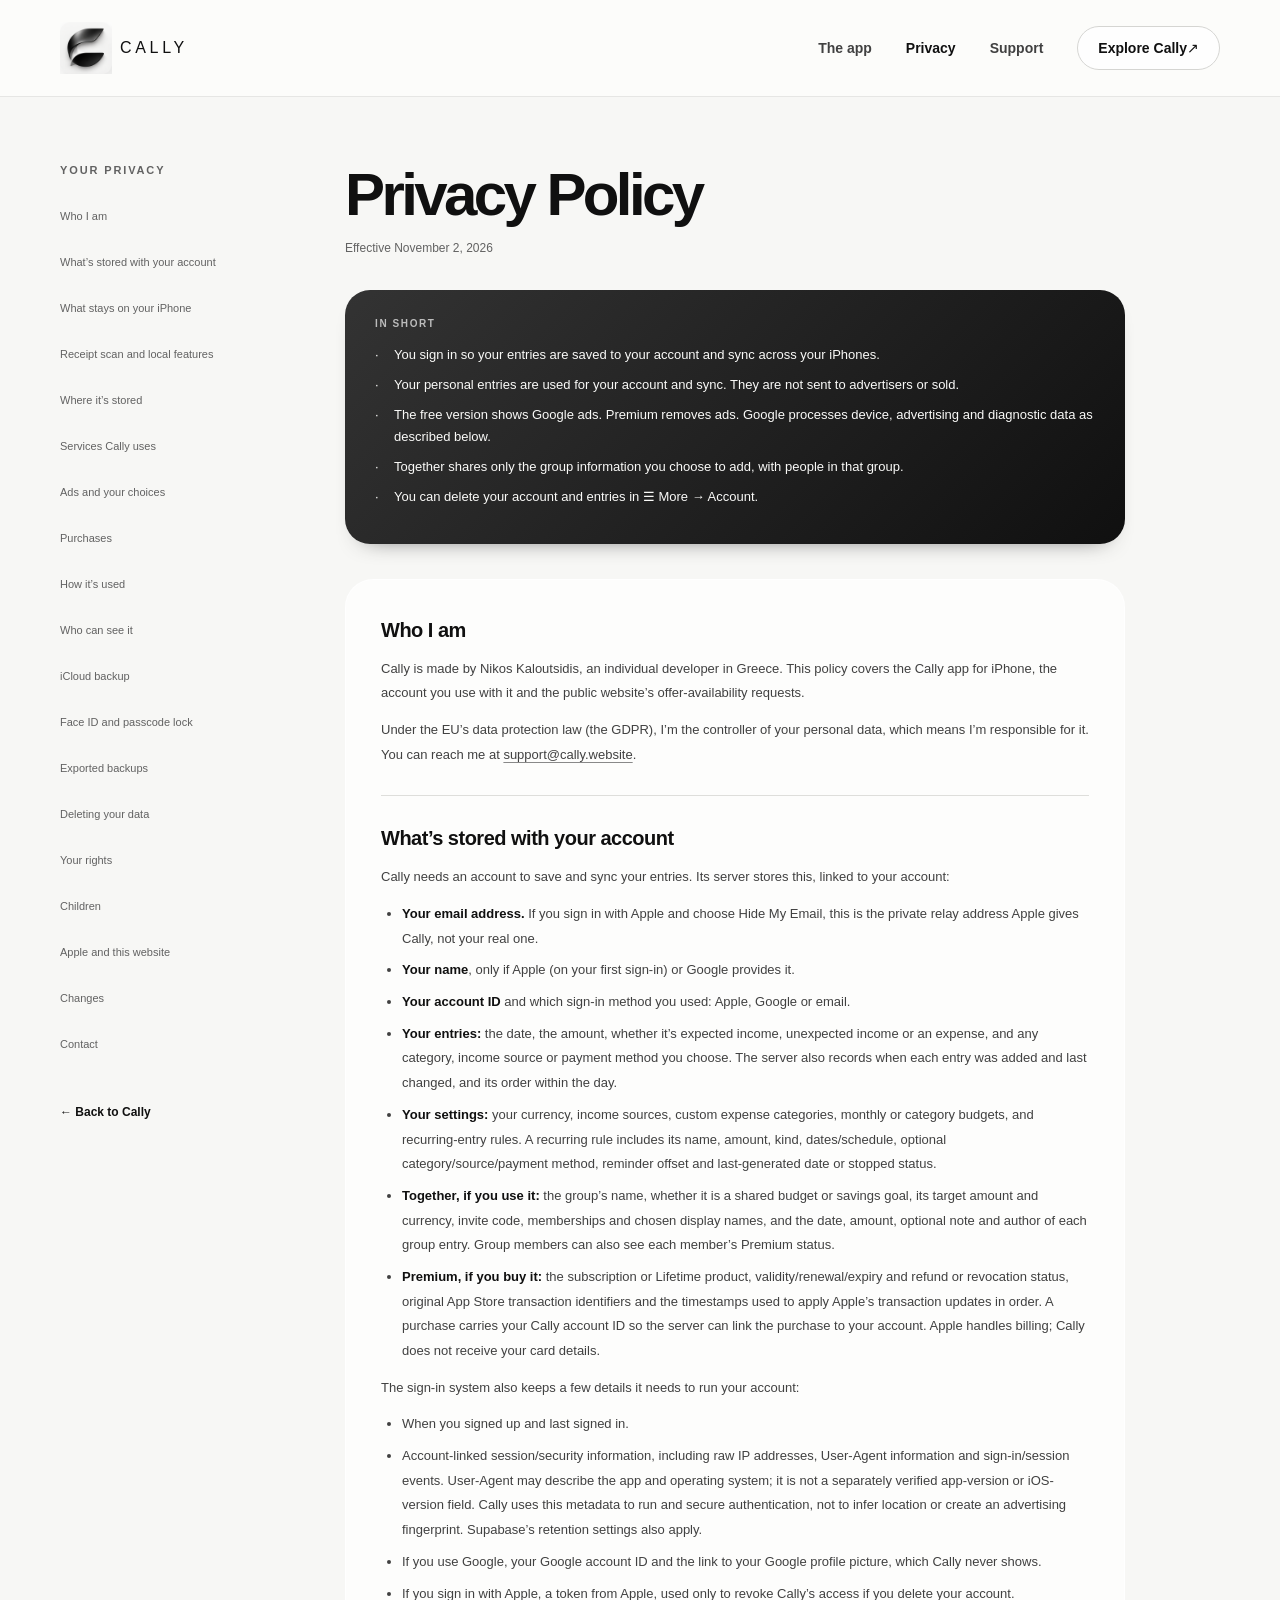
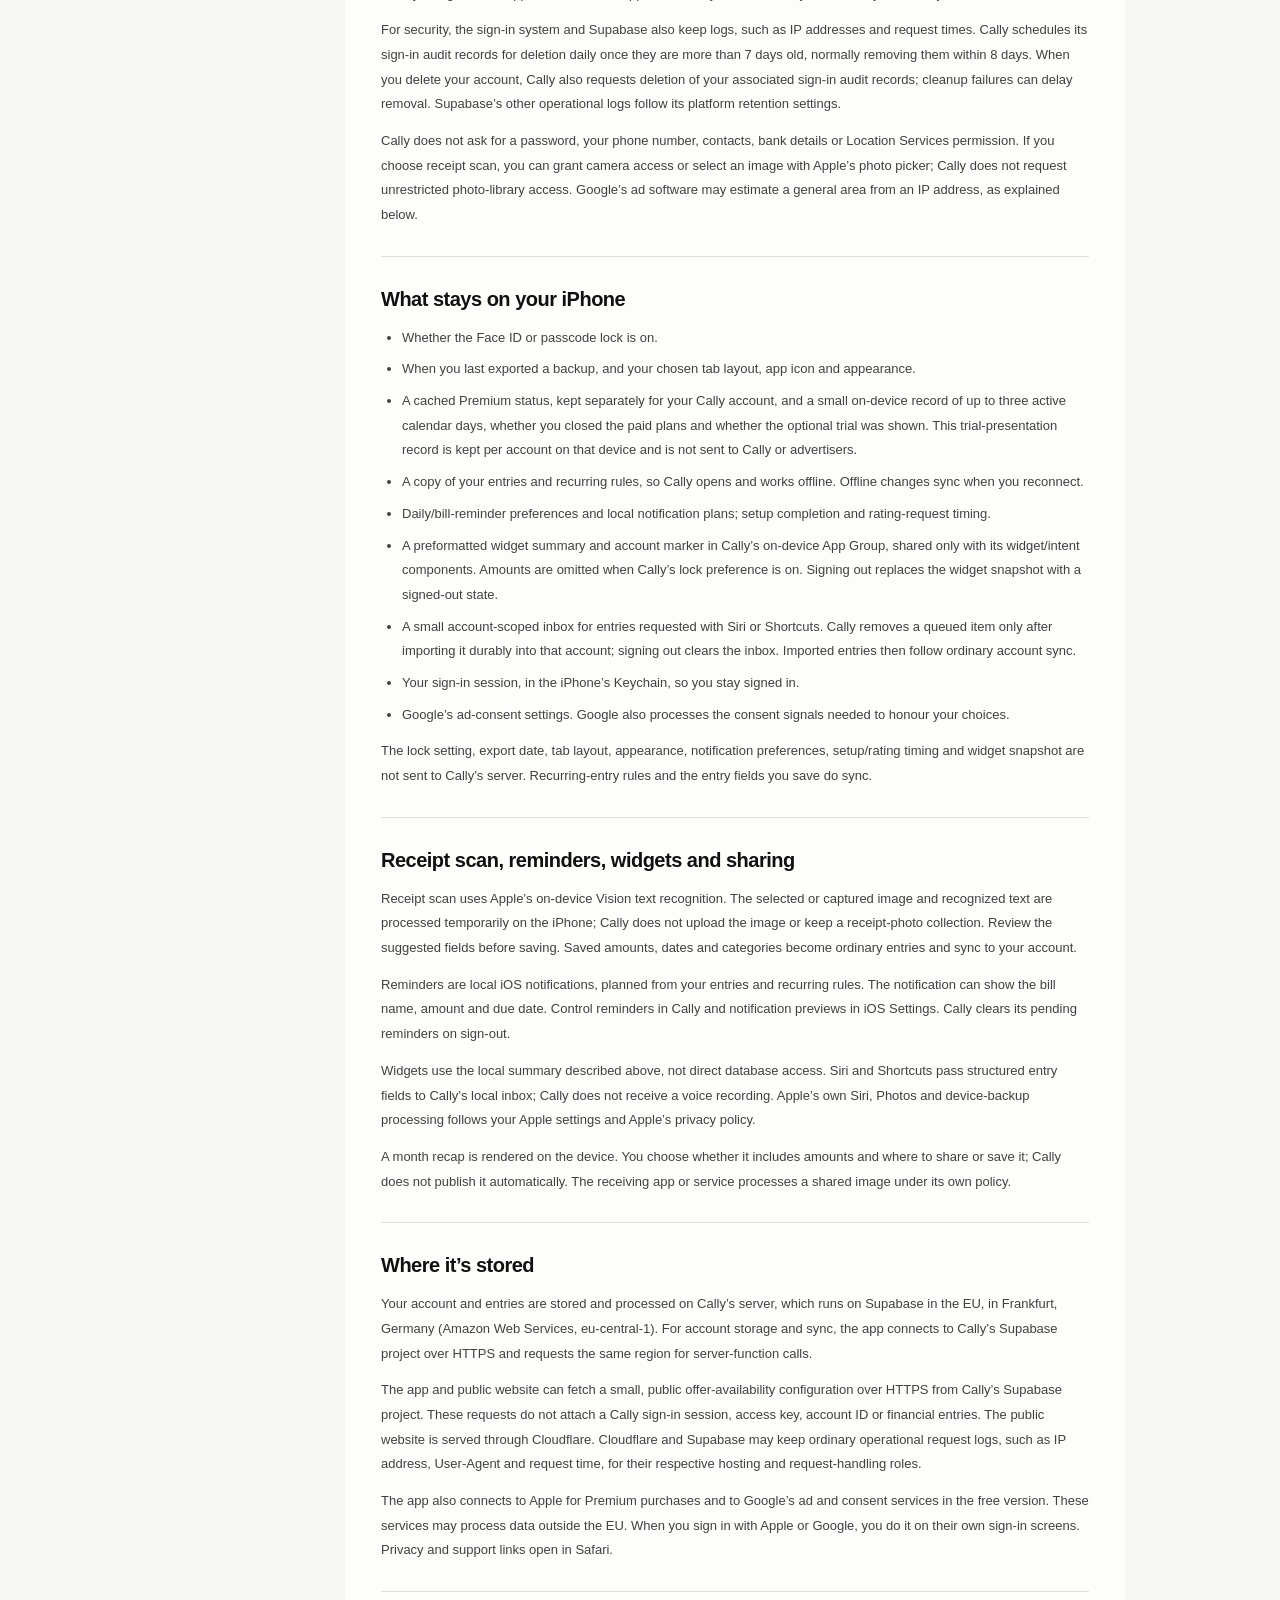
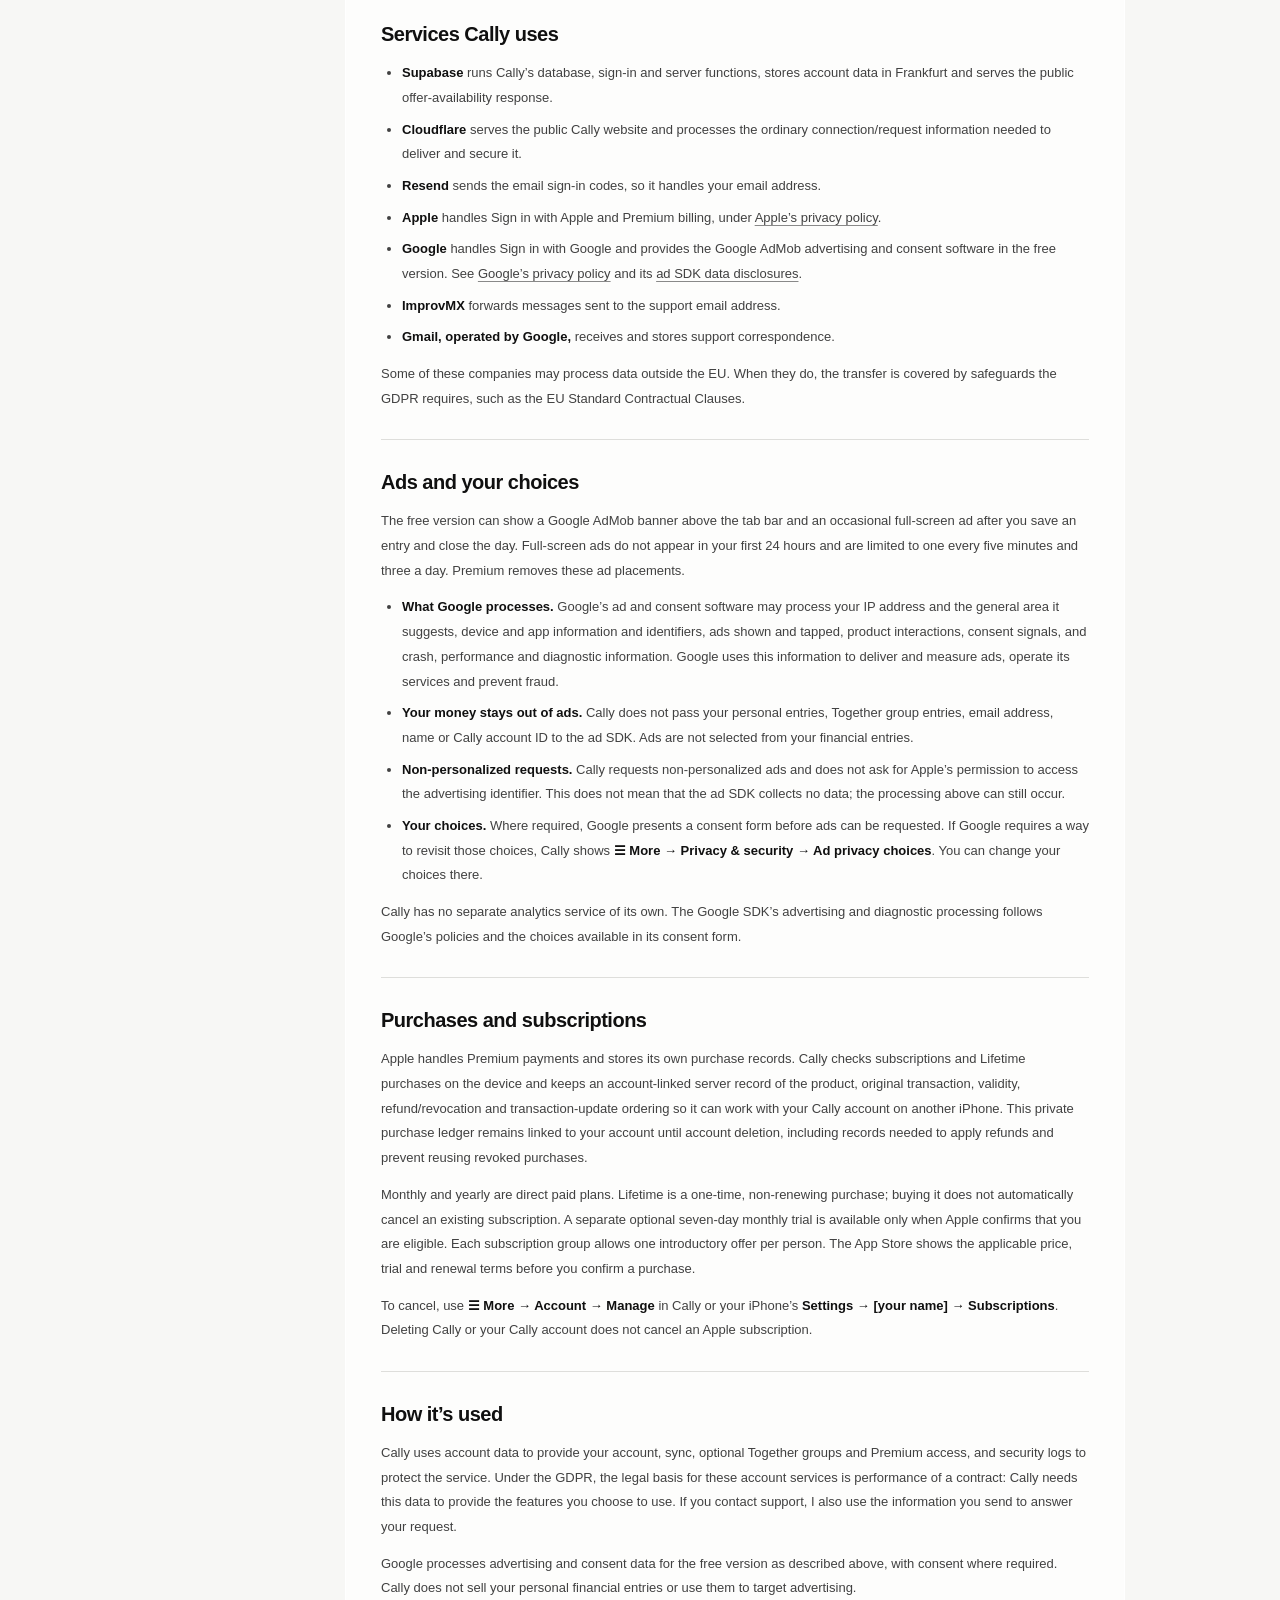
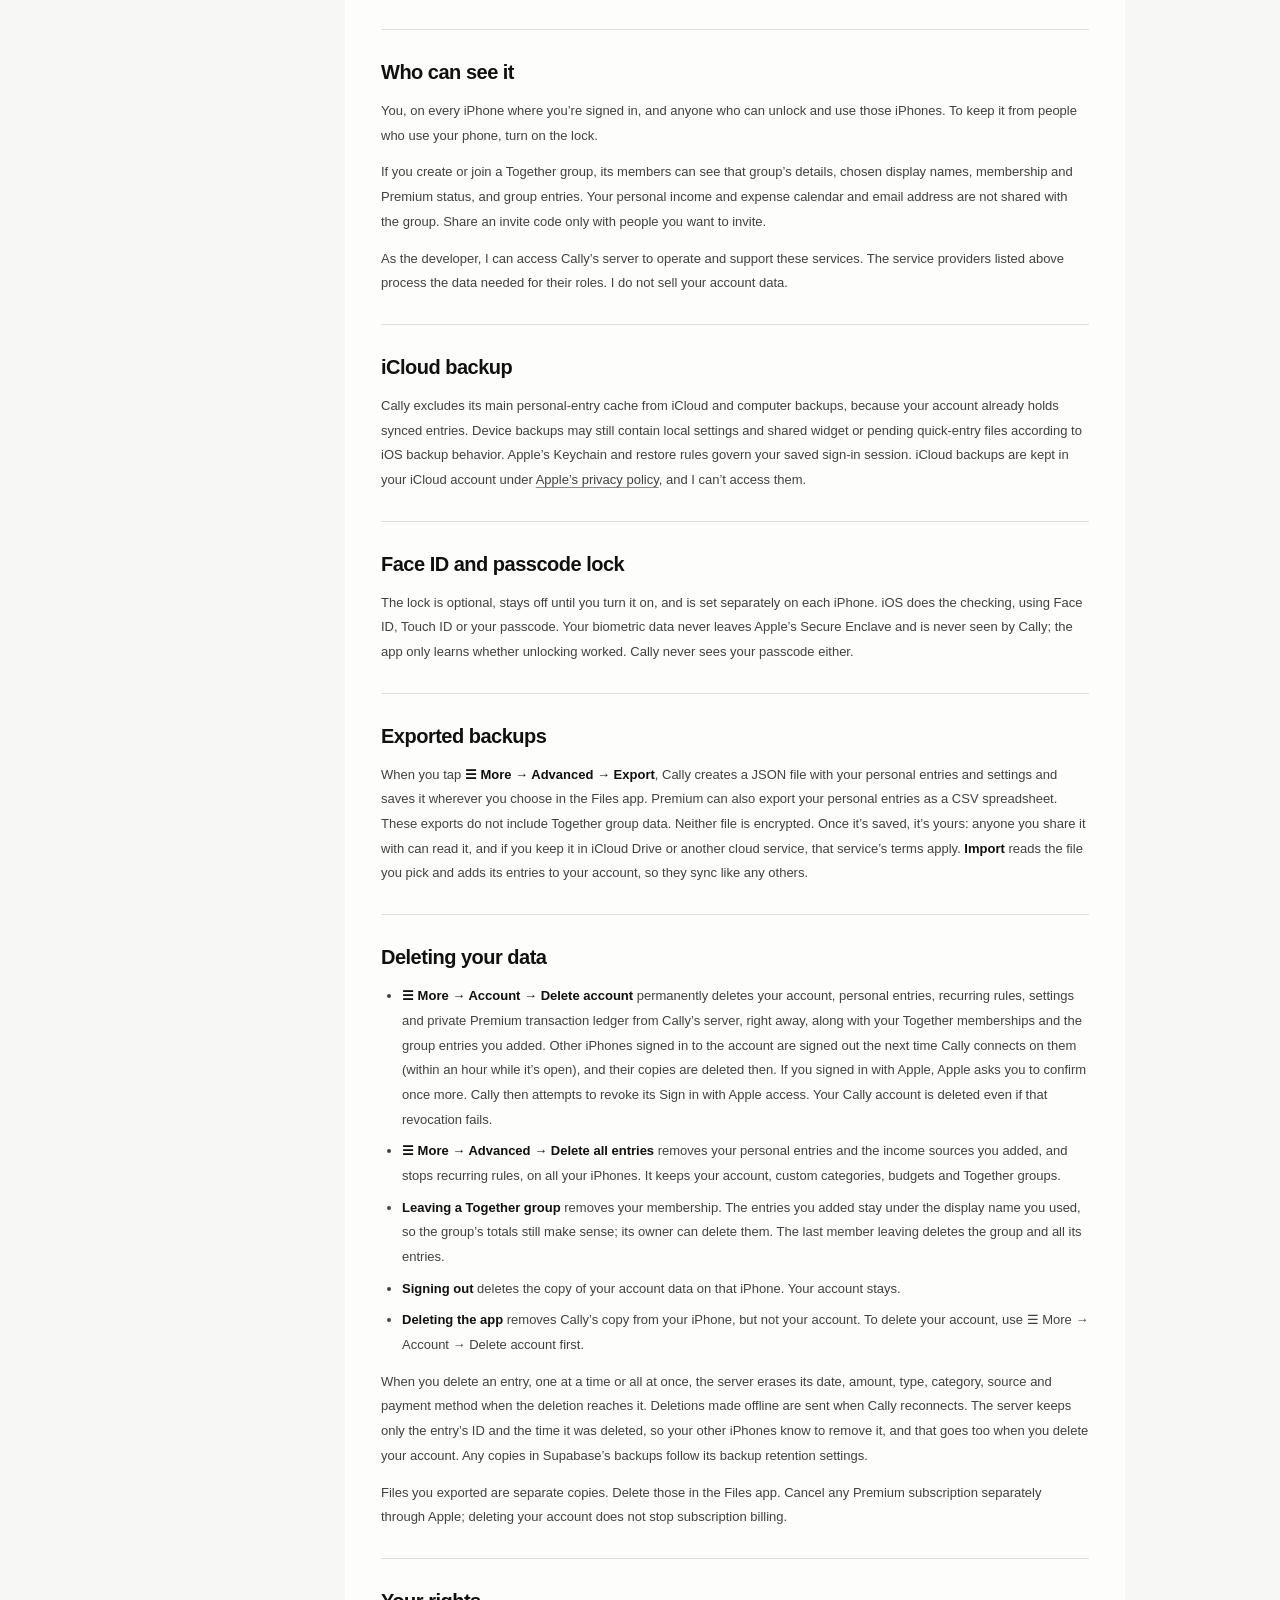
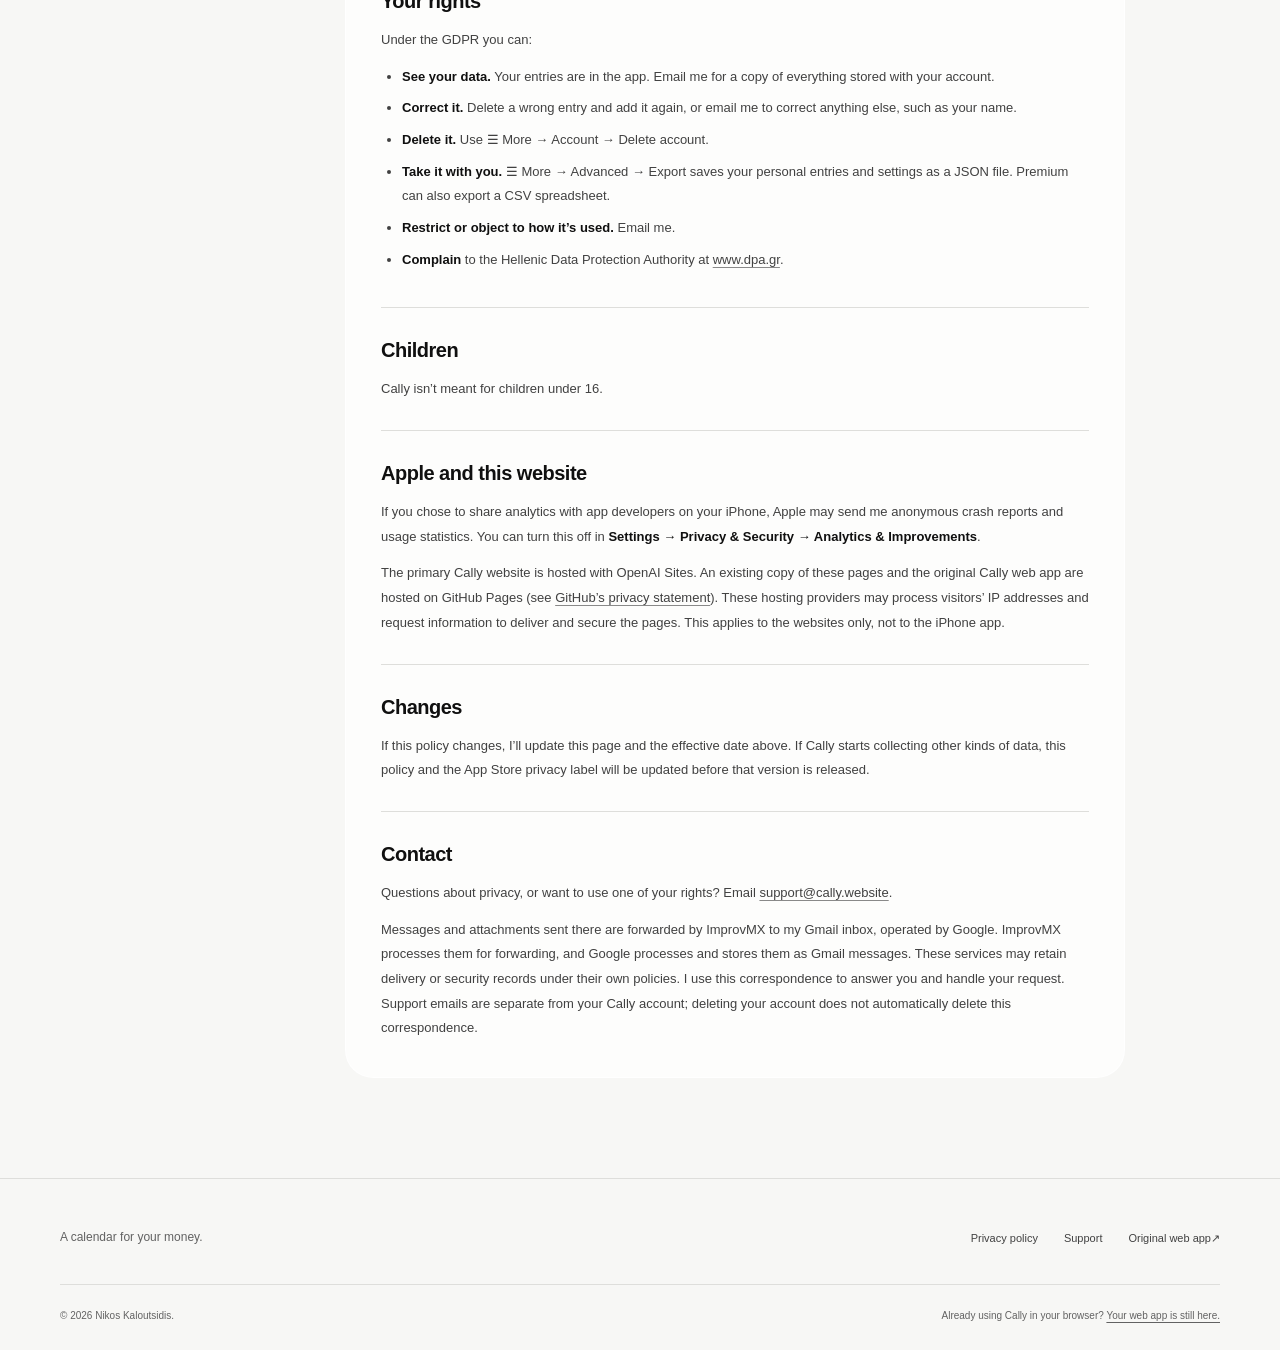
<file: privacy.html>
<!doctype html>
<html lang="en">
<head>
  <meta charset="utf-8">
  <meta name="viewport" content="width=device-width, initial-scale=1">
  <meta name="theme-color" content="#f7f7f5">
  <meta name="description" content="How Cally handles accounts, personal entries, optional Together groups, Premium purchases, Google ads, support correspondence and your privacy choices.">
  <title>Privacy Policy · Cally</title>
  <link rel="icon" type="image/png" href="assets/favicon-tile.png">
  <link rel="apple-touch-icon" href="assets/cally-touch-icon.png">
  <link rel="stylesheet" href="assets/styles.css">
  <link rel="stylesheet" href="assets/brand.css">
  <link rel="manifest" href="site.webmanifest">
  <script src="assets/brand-motion.js" defer></script>
</head>
<body class="brand-refresh">
  <a class="skip-link" href="#main">Skip to content</a>
  <header class="site-header"><div class="container nav"><a class="brand" href="index.html" aria-label="Cally home"><img src="assets/cally-logo.png" width="37" height="37" alt=""><span>CALLY</span></a><nav class="nav-links" aria-label="Main navigation"><a href="https://cally.website/#tour">The app</a><a href="privacy.html" aria-current="page">Privacy</a><a href="support.html">Support</a><a class="nav-contact" href="https://cally.website/#tour">Explore Cally <span aria-hidden="true">↗</span></a></nav></div></header>
  <main class="container legal-shell" id="main">
    <aside class="legal-aside"><p class="eyebrow">Your privacy</p><nav aria-label="On this page"><a href="#who-i-am">Who I am</a><a href="#what-s-stored-with-your-account">What’s stored with your account</a><a href="#what-stays-on-your-iphone">What stays on your iPhone</a><a href="#receipt-scan-and-sharing">Receipt scan and local features</a><a href="#where-it-s-stored">Where it’s stored</a><a href="#services-cally-uses">Services Cally uses</a><a href="#ads">Ads and your choices</a><a href="#purchases">Purchases</a><a href="#how-it-s-used">How it’s used</a><a href="#who-can-see-it">Who can see it</a><a href="#icloud-backup">iCloud backup</a><a href="#face-id-and-passcode-lock">Face ID and passcode lock</a><a href="#exported-backups">Exported backups</a><a href="#deleting-your-data">Deleting your data</a><a href="#your-rights">Your rights</a><a href="#children">Children</a><a href="#apple-and-this-website">Apple and this website</a><a href="#changes">Changes</a><a href="#contact">Contact</a></nav><a class="back-link" href="index.html">← Back to Cally</a></aside>
    <div class="legal-main">
  <h1>Privacy Policy</h1>
  <p class="meta">Effective November 2, 2026</p>

  <div class="summary">
    <h2 class="eyebrow">In short</h2>
    <ul>
      <li>You sign in so your entries are saved to your account and sync across your iPhones.</li>
      <li>Your personal entries are used for your account and sync. They are not sent to advertisers or sold.</li>
      <li>The free version shows Google ads. Premium removes ads. Google processes device, advertising and diagnostic data as described below.</li>
      <li>Together shares only the group information you choose to add, with people in that group.</li>
      <li>You can delete your account and entries in ☰ More → Account.</li>
    </ul>
  </div>

  <div class="sheet">
    <section id="who-i-am">
      <h2>Who I am</h2>
      <p>Cally is made by Nikos Kaloutsidis, an individual developer in Greece. This policy covers the Cally app for iPhone, the account you use with it and the public website’s offer-availability requests.</p>
      <p>Under the EU’s data protection law (the GDPR), I’m the controller of your personal data, which means I’m responsible for it. You can reach me at <a href="mailto:support@cally.website">support@cally.website</a>.</p>
    </section>

    <section id="what-s-stored-with-your-account">
      <h2>What’s stored with your account</h2>
      <p>Cally needs an account to save and sync your entries. Its server stores this, linked to your account:</p>
      <ul>
        <li><b>Your email address.</b> If you sign in with Apple and choose Hide My Email, this is the private relay address Apple gives Cally, not your real one.</li>
        <li><b>Your name</b>, only if Apple (on your first sign-in) or Google provides it.</li>
        <li><b>Your account ID</b> and which sign-in method you used: Apple, Google or email.</li>
        <li><b>Your entries:</b> the date, the amount, whether it’s expected income, unexpected income or an expense, and any category, income source or payment method you choose. The server also records when each entry was added and last changed, and its order within the day.</li>
        <li><b>Your settings:</b> your currency, income sources, custom expense categories, monthly or category budgets, and recurring-entry rules. A recurring rule includes its name, amount, kind, dates/schedule, optional category/source/payment method, reminder offset and last-generated date or stopped status.</li>
        <li><b>Together, if you use it:</b> the group’s name, whether it is a shared budget or savings goal, its target amount and currency, invite code, memberships and chosen display names, and the date, amount, optional note and author of each group entry. Group members can also see each member’s Premium status.</li>
        <li><b>Premium, if you buy it:</b> the subscription or Lifetime product, validity/renewal/expiry and refund or revocation status, original App Store transaction identifiers and the timestamps used to apply Apple’s transaction updates in order. A purchase carries your Cally account ID so the server can link the purchase to your account. Apple handles billing; Cally does not receive your card details.</li>
      </ul>
      <p>The sign-in system also keeps a few details it needs to run your account:</p>
      <ul>
        <li>When you signed up and last signed in.</li>
        <li>Account-linked session/security information, including raw IP addresses, User-Agent information and sign-in/session events. User-Agent may describe the app and operating system; it is not a separately verified app-version or iOS-version field. Cally uses this metadata to run and secure authentication, not to infer location or create an advertising fingerprint. Supabase’s retention settings also apply.</li>
        <li>If you use Google, your Google account ID and the link to your Google profile picture, which Cally never shows.</li>
        <li>If you sign in with Apple, a token from Apple, used only to revoke Cally’s access if you delete your account.</li>
      </ul>
      <p>For security, the sign-in system and Supabase also keep logs, such as IP addresses and request times. Cally schedules its sign-in audit records for deletion daily once they are more than 7 days old, normally removing them within 8 days. When you delete your account, Cally also requests deletion of your associated sign-in audit records; cleanup failures can delay removal. Supabase’s other operational logs follow its platform retention settings.</p>
      <p>Cally does not ask for a password, your phone number, contacts, bank details or Location Services permission. If you choose receipt scan, you can grant camera access or select an image with Apple’s photo picker; Cally does not request unrestricted photo-library access. Google’s ad software may estimate a general area from an IP address, as explained below.</p>
    </section>

    <section id="what-stays-on-your-iphone">
      <h2>What stays on your iPhone</h2>
      <ul>
        <li>Whether the Face ID or passcode lock is on.</li>
        <li>When you last exported a backup, and your chosen tab layout, app icon and appearance.</li>
        <li>A cached Premium status, kept separately for your Cally account, and a small on-device record of up to three active calendar days, whether you closed the paid plans and whether the optional trial was shown. This trial-presentation record is kept per account on that device and is not sent to Cally or advertisers.</li>
        <li>A copy of your entries and recurring rules, so Cally opens and works offline. Offline changes sync when you reconnect.</li>
        <li>Daily/bill-reminder preferences and local notification plans; setup completion and rating-request timing.</li>
        <li>A preformatted widget summary and account marker in Cally’s on-device App Group, shared only with its widget/intent components. Amounts are omitted when Cally’s lock preference is on. Signing out replaces the widget snapshot with a signed-out state.</li>
        <li>A small account-scoped inbox for entries requested with Siri or Shortcuts. Cally removes a queued item only after importing it durably into that account; signing out clears the inbox. Imported entries then follow ordinary account sync.</li>
        <li>Your sign-in session, in the iPhone’s Keychain, so you stay signed in.</li>
        <li>Google’s ad-consent settings. Google also processes the consent signals needed to honour your choices.</li>
      </ul>
      <p>The lock setting, export date, tab layout, appearance, notification preferences, setup/rating timing and widget snapshot are not sent to Cally’s server. Recurring-entry rules and the entry fields you save do sync.</p>
    </section>

    <section id="receipt-scan-and-sharing">
      <h2>Receipt scan, reminders, widgets and sharing</h2>
      <p>Receipt scan uses Apple’s on-device Vision text recognition. The selected or captured image and recognized text are processed temporarily on the iPhone; Cally does not upload the image or keep a receipt-photo collection. Review the suggested fields before saving. Saved amounts, dates and categories become ordinary entries and sync to your account.</p>
      <p>Reminders are local iOS notifications, planned from your entries and recurring rules. The notification can show the bill name, amount and due date. Control reminders in Cally and notification previews in iOS Settings. Cally clears its pending reminders on sign-out.</p>
      <p>Widgets use the local summary described above, not direct database access. Siri and Shortcuts pass structured entry fields to Cally’s local inbox; Cally does not receive a voice recording. Apple’s own Siri, Photos and device-backup processing follows your Apple settings and Apple’s privacy policy.</p>
      <p>A month recap is rendered on the device. You choose whether it includes amounts and where to share or save it; Cally does not publish it automatically. The receiving app or service processes a shared image under its own policy.</p>
    </section>

    <section id="where-it-s-stored">
      <h2>Where it’s stored</h2>
      <p>Your account and entries are stored and processed on Cally’s server, which runs on Supabase in the EU, in Frankfurt, Germany (Amazon Web Services, eu-central-1). For account storage and sync, the app connects to Cally’s Supabase project over HTTPS and requests the same region for server-function calls.</p>
      <p>The app and public website can fetch a small, public offer-availability configuration over HTTPS from Cally’s Supabase project. These requests do not attach a Cally sign-in session, access key, account ID or financial entries. The public website is served through Cloudflare. Cloudflare and Supabase may keep ordinary operational request logs, such as IP address, User-Agent and request time, for their respective hosting and request-handling roles.</p>
      <p>The app also connects to Apple for Premium purchases and to Google’s ad and consent services in the free version. These services may process data outside the EU. When you sign in with Apple or Google, you do it on their own sign-in screens. Privacy and support links open in Safari.</p>
    </section>

    <section id="services-cally-uses">
      <h2>Services Cally uses</h2>
      <ul>
        <li><b>Supabase</b> runs Cally’s database, sign-in and server functions, stores account data in Frankfurt and serves the public offer-availability response.</li>
        <li><b>Cloudflare</b> serves the public Cally website and processes the ordinary connection/request information needed to deliver and secure it.</li>
        <li><b>Resend</b> sends the email sign-in codes, so it handles your email address.</li>
        <li><b>Apple</b> handles Sign in with Apple and Premium billing, under <a href="https://www.apple.com/legal/privacy/" rel="noopener noreferrer">Apple’s privacy policy</a>.</li>
        <li><b>Google</b> handles Sign in with Google and provides the Google AdMob advertising and consent software in the free version. See <a href="https://policies.google.com/privacy" rel="noopener noreferrer">Google’s privacy policy</a> and its <a href="https://developers.google.com/admob/ios/privacy/data-disclosure" rel="noopener noreferrer">ad SDK data disclosures</a>.</li>
        <li><b>ImprovMX</b> forwards messages sent to the support email address.</li>
        <li><b>Gmail, operated by Google,</b> receives and stores support correspondence.</li>
      </ul>
      <p>Some of these companies may process data outside the EU. When they do, the transfer is covered by safeguards the GDPR requires, such as the EU Standard Contractual Clauses.</p>
    </section>


    <section id="ads">
      <h2>Ads and your choices</h2>
      <p>The free version can show a Google AdMob banner above the tab bar and an occasional full-screen ad after you save an entry and close the day. Full-screen ads do not appear in your first 24 hours and are limited to one every five minutes and three a day. Premium removes these ad placements.</p>
      <ul>
        <li><b>What Google processes.</b> Google’s ad and consent software may process your IP address and the general area it suggests, device and app information and identifiers, ads shown and tapped, product interactions, consent signals, and crash, performance and diagnostic information. Google uses this information to deliver and measure ads, operate its services and prevent fraud.</li>
        <li><b>Your money stays out of ads.</b> Cally does not pass your personal entries, Together group entries, email address, name or Cally account ID to the ad SDK. Ads are not selected from your financial entries.</li>
        <li><b>Non-personalized requests.</b> Cally requests non-personalized ads and does not ask for Apple’s permission to access the advertising identifier. This does not mean that the ad SDK collects no data; the processing above can still occur.</li>
        <li><b>Your choices.</b> Where required, Google presents a consent form before ads can be requested. If Google requires a way to revisit those choices, Cally shows <b>☰ More → Privacy &amp; security → Ad privacy choices</b>. You can change your choices there.</li>
      </ul>
      <p>Cally has no separate analytics service of its own. The Google SDK’s advertising and diagnostic processing follows Google’s policies and the choices available in its consent form.</p>
    </section>

    <section id="purchases">
      <h2>Purchases and subscriptions</h2>
      <p>Apple handles Premium payments and stores its own purchase records. Cally checks subscriptions and Lifetime purchases on the device and keeps an account-linked server record of the product, original transaction, validity, refund/revocation and transaction-update ordering so it can work with your Cally account on another iPhone. This private purchase ledger remains linked to your account until account deletion, including records needed to apply refunds and prevent reusing revoked purchases.</p>
      <p>Monthly and yearly are direct paid plans. Lifetime is a one-time, non-renewing purchase; buying it does not automatically cancel an existing subscription. A separate optional seven-day monthly trial is available only when Apple confirms that you are eligible. Each subscription group allows one introductory offer per person. The App Store shows the applicable price, trial and renewal terms before you confirm a purchase.</p>
      <p>To cancel, use <b>☰ More → Account → Manage</b> in Cally or your iPhone’s <b>Settings → [your name] → Subscriptions</b>. Deleting Cally or your Cally account does not cancel an Apple subscription.</p>
    </section>

    <section id="how-it-s-used">
      <h2>How it’s used</h2>
      <p>Cally uses account data to provide your account, sync, optional Together groups and Premium access, and security logs to protect the service. Under the GDPR, the legal basis for these account services is performance of a contract: Cally needs this data to provide the features you choose to use. If you contact support, I also use the information you send to answer your request.</p>
      <p>Google processes advertising and consent data for the free version as described above, with consent where required. Cally does not sell your personal financial entries or use them to target advertising.</p>
    </section>

    <section id="who-can-see-it">
      <h2>Who can see it</h2>
      <p>You, on every iPhone where you’re signed in, and anyone who can unlock and use those iPhones. To keep it from people who use your phone, turn on the lock.</p>
      <p>If you create or join a Together group, its members can see that group’s details, chosen display names, membership and Premium status, and group entries. Your personal income and expense calendar and email address are not shared with the group. Share an invite code only with people you want to invite.</p>
      <p>As the developer, I can access Cally’s server to operate and support these services. The service providers listed above process the data needed for their roles. I do not sell your account data.</p>
    </section>

    <section id="icloud-backup">
      <h2>iCloud backup</h2>
      <p>Cally excludes its main personal-entry cache from iCloud and computer backups, because your account already holds synced entries. Device backups may still contain local settings and shared widget or pending quick-entry files according to iOS backup behavior. Apple’s Keychain and restore rules govern your saved sign-in session. iCloud backups are kept in your iCloud account under <a href="https://www.apple.com/legal/privacy/" rel="noopener noreferrer">Apple’s privacy policy</a>, and I can’t access them.</p>
    </section>

    <section id="face-id-and-passcode-lock">
      <h2>Face ID and passcode lock</h2>
      <p>The lock is optional, stays off until you turn it on, and is set separately on each iPhone. iOS does the checking, using Face ID, Touch ID or your passcode. Your biometric data never leaves Apple’s Secure Enclave and is never seen by Cally; the app only learns whether unlocking worked. Cally never sees your passcode either.</p>
    </section>

    <section id="exported-backups">
      <h2>Exported backups</h2>
      <p>When you tap <b>☰ More → Advanced → Export</b>, Cally creates a JSON file with your personal entries and settings and saves it wherever you choose in the Files app. Premium can also export your personal entries as a CSV spreadsheet. These exports do not include Together group data. Neither file is encrypted. Once it’s saved, it’s yours: anyone you share it with can read it, and if you keep it in iCloud Drive or another cloud service, that service’s terms apply. <b>Import</b> reads the file you pick and adds its entries to your account, so they sync like any others.</p>
    </section>

    <section id="deleting-your-data">
      <h2>Deleting your data</h2>
      <ul>
        <li><b>☰ More → Account → Delete account</b> permanently deletes your account, personal entries, recurring rules, settings and private Premium transaction ledger from Cally’s server, right away, along with your Together memberships and the group entries you added. Other iPhones signed in to the account are signed out the next time Cally connects on them (within an hour while it’s open), and their copies are deleted then. If you signed in with Apple, Apple asks you to confirm once more. Cally then attempts to revoke its Sign in with Apple access. Your Cally account is deleted even if that revocation fails.</li>
        <li><b>☰ More → Advanced → Delete all entries</b> removes your personal entries and the income sources you added, and stops recurring rules, on all your iPhones. It keeps your account, custom categories, budgets and Together groups.</li>
        <li><b>Leaving a Together group</b> removes your membership. The entries you added stay under the display name you used, so the group’s totals still make sense; its owner can delete them. The last member leaving deletes the group and all its entries.</li>
        <li><b>Signing out</b> deletes the copy of your account data on that iPhone. Your account stays.</li>
        <li><b>Deleting the app</b> removes Cally’s copy from your iPhone, but not your account. To delete your account, use ☰ More → Account → Delete account first.</li>
      </ul>
      <p>When you delete an entry, one at a time or all at once, the server erases its date, amount, type, category, source and payment method when the deletion reaches it. Deletions made offline are sent when Cally reconnects. The server keeps only the entry’s ID and the time it was deleted, so your other iPhones know to remove it, and that goes too when you delete your account. Any copies in Supabase’s backups follow its backup retention settings.</p>
      <p>Files you exported are separate copies. Delete those in the Files app. Cancel any Premium subscription separately through Apple; deleting your account does not stop subscription billing.</p>
    </section>

    <section id="your-rights">
      <h2>Your rights</h2>
      <p>Under the GDPR you can:</p>
      <ul>
        <li><b>See your data.</b> Your entries are in the app. Email me for a copy of everything stored with your account.</li>
        <li><b>Correct it.</b> Delete a wrong entry and add it again, or email me to correct anything else, such as your name.</li>
        <li><b>Delete it.</b> Use ☰ More → Account → Delete account.</li>
        <li><b>Take it with you.</b> ☰ More → Advanced → Export saves your personal entries and settings as a JSON file. Premium can also export a CSV spreadsheet.</li>
        <li><b>Restrict or object to how it’s used.</b> Email me.</li>
        <li><b>Complain</b> to the Hellenic Data Protection Authority at <a href="https://www.dpa.gr" rel="noopener noreferrer">www.dpa.gr</a>.</li>
      </ul>
    </section>

    <section id="children">
      <h2>Children</h2>
      <p>Cally isn’t meant for children under 16.</p>
    </section>

    <section id="apple-and-this-website">
      <h2>Apple and this website</h2>
      <p>If you chose to share analytics with app developers on your iPhone, Apple may send me anonymous crash reports and usage statistics. You can turn this off in <b>Settings → Privacy &amp; Security → Analytics &amp; Improvements</b>.</p>
      <p>The primary Cally website is hosted with OpenAI Sites. An existing copy of these pages and the original Cally web app are hosted on GitHub Pages (see <a href="https://docs.github.com/en/site-policy/privacy-policies/github-general-privacy-statement" rel="noopener noreferrer">GitHub’s privacy statement</a>). These hosting providers may process visitors’ IP addresses and request information to deliver and secure the pages. This applies to the websites only, not to the iPhone app.</p>
    </section>

    <section id="changes">
      <h2>Changes</h2>
      <p>If this policy changes, I’ll update this page and the effective date above. If Cally starts collecting other kinds of data, this policy and the App Store privacy label will be updated before that version is released.</p>
    </section>

    <section id="contact">
      <h2>Contact</h2>
      <p>Questions about privacy, or want to use one of your rights? Email <a href="mailto:support@cally.website">support@cally.website</a>.</p>
      <p>Messages and attachments sent there are forwarded by ImprovMX to my Gmail inbox, operated by Google. ImprovMX processes them for forwarding, and Google processes and stores them as Gmail messages. These services may retain delivery or security records under their own policies. I use this correspondence to answer you and handle your request. Support emails are separate from your Cally account; deleting your account does not automatically delete this correspondence.</p>
    </section>
  </div>


    </div>
  </main>
  <footer class="site-footer"><div class="container"><div class="footer-top"><p class="footer-caption">A calendar for your money.</p><nav class="footer-links" aria-label="Footer"><a href="privacy.html">Privacy policy</a><a href="support.html">Support</a><a href="https://kaloutsidis.github.io/Cally/web/">Original web app <span aria-hidden="true">↗</span></a></nav></div><div class="footer-bottom"><p>© 2026 Nikos Kaloutsidis.</p><p class="legacy-note">Already using Cally in your browser? <a href="https://kaloutsidis.github.io/Cally/web/">Your web app is still here.</a></p></div></div></footer>
</body>
</html>
</file>
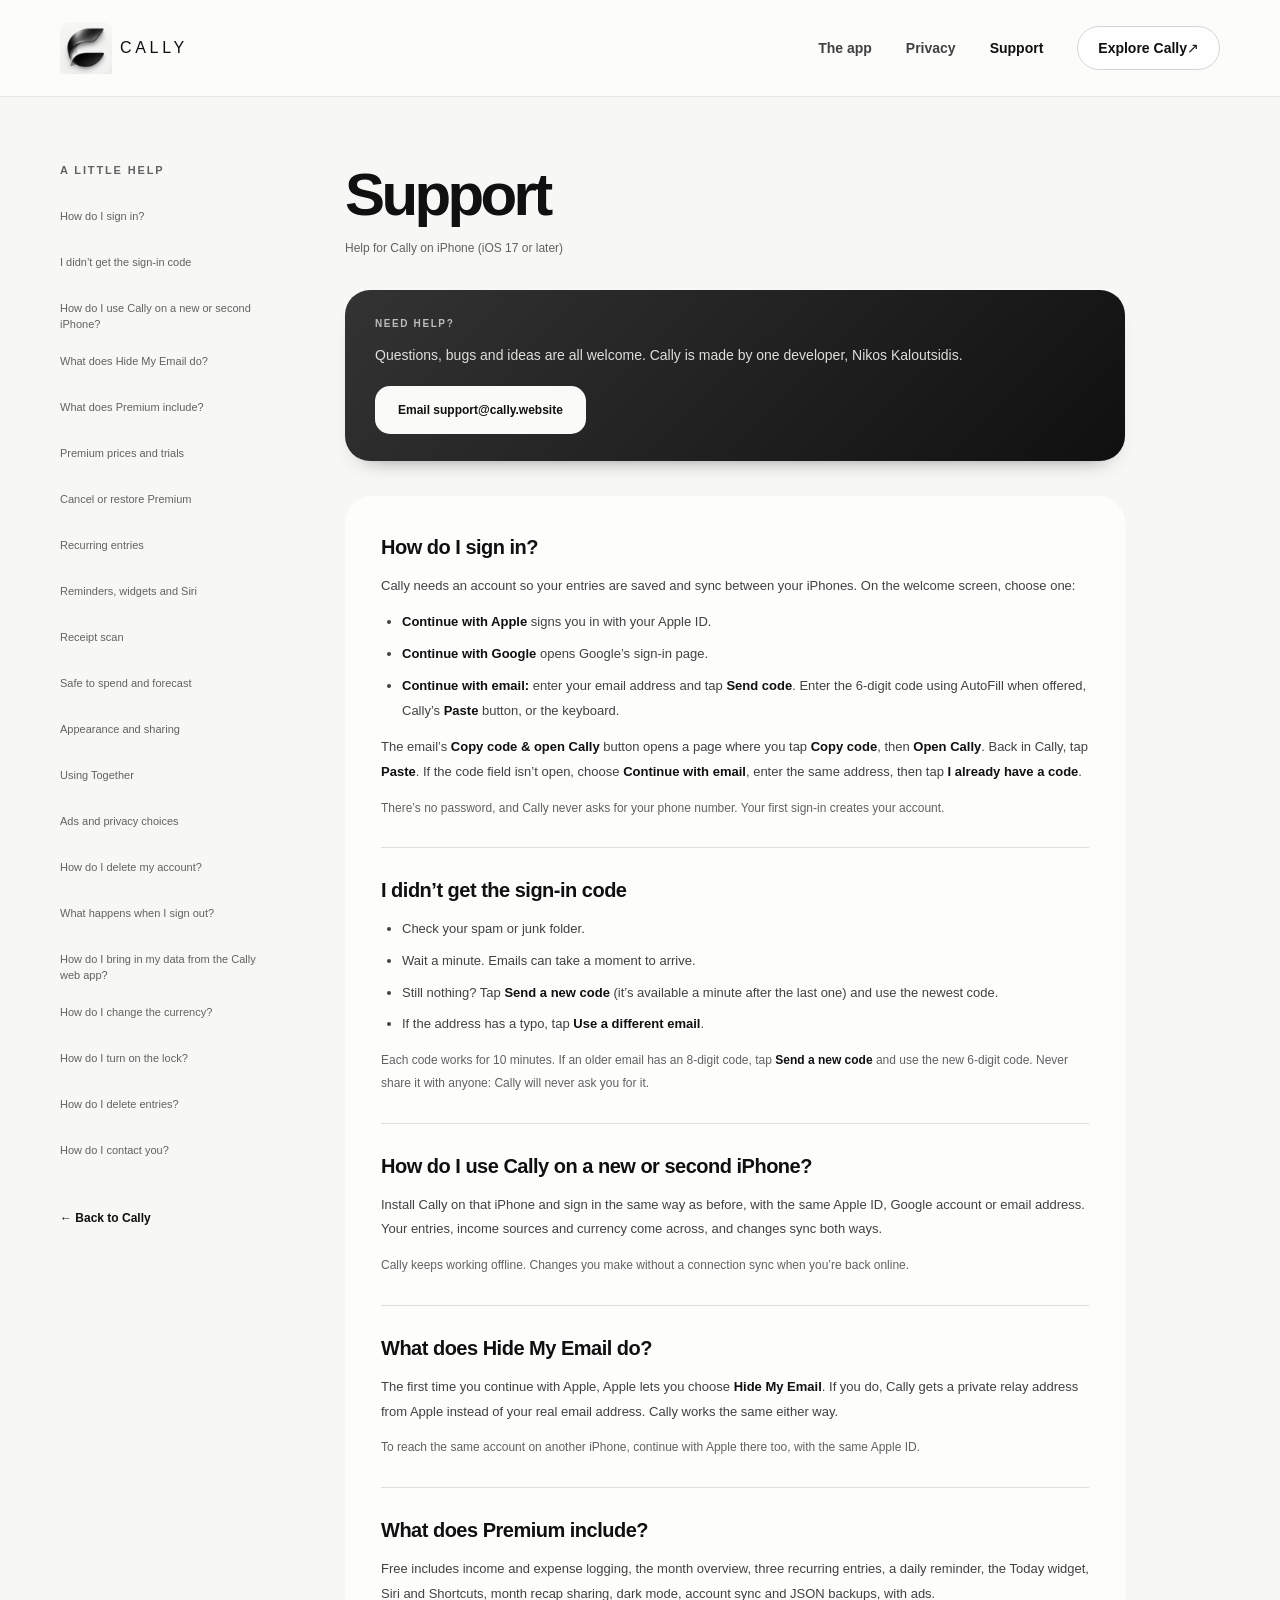
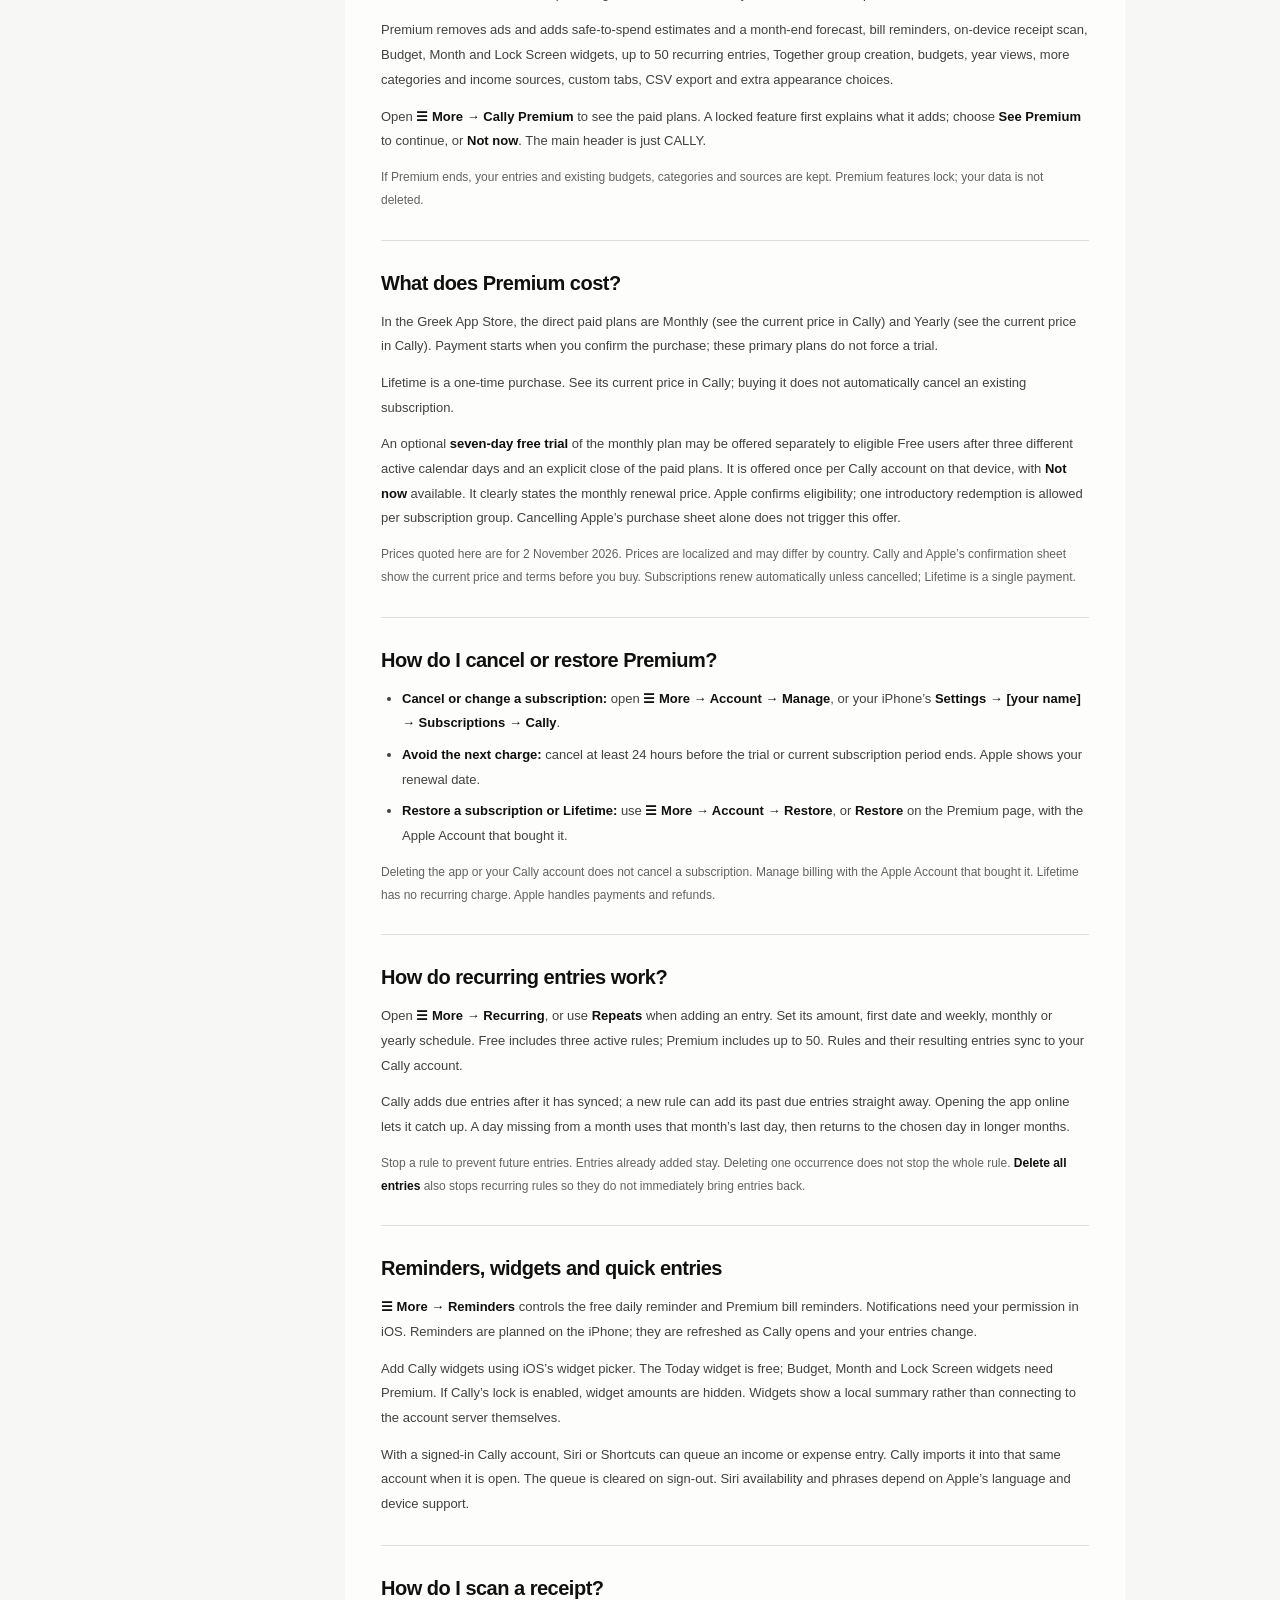
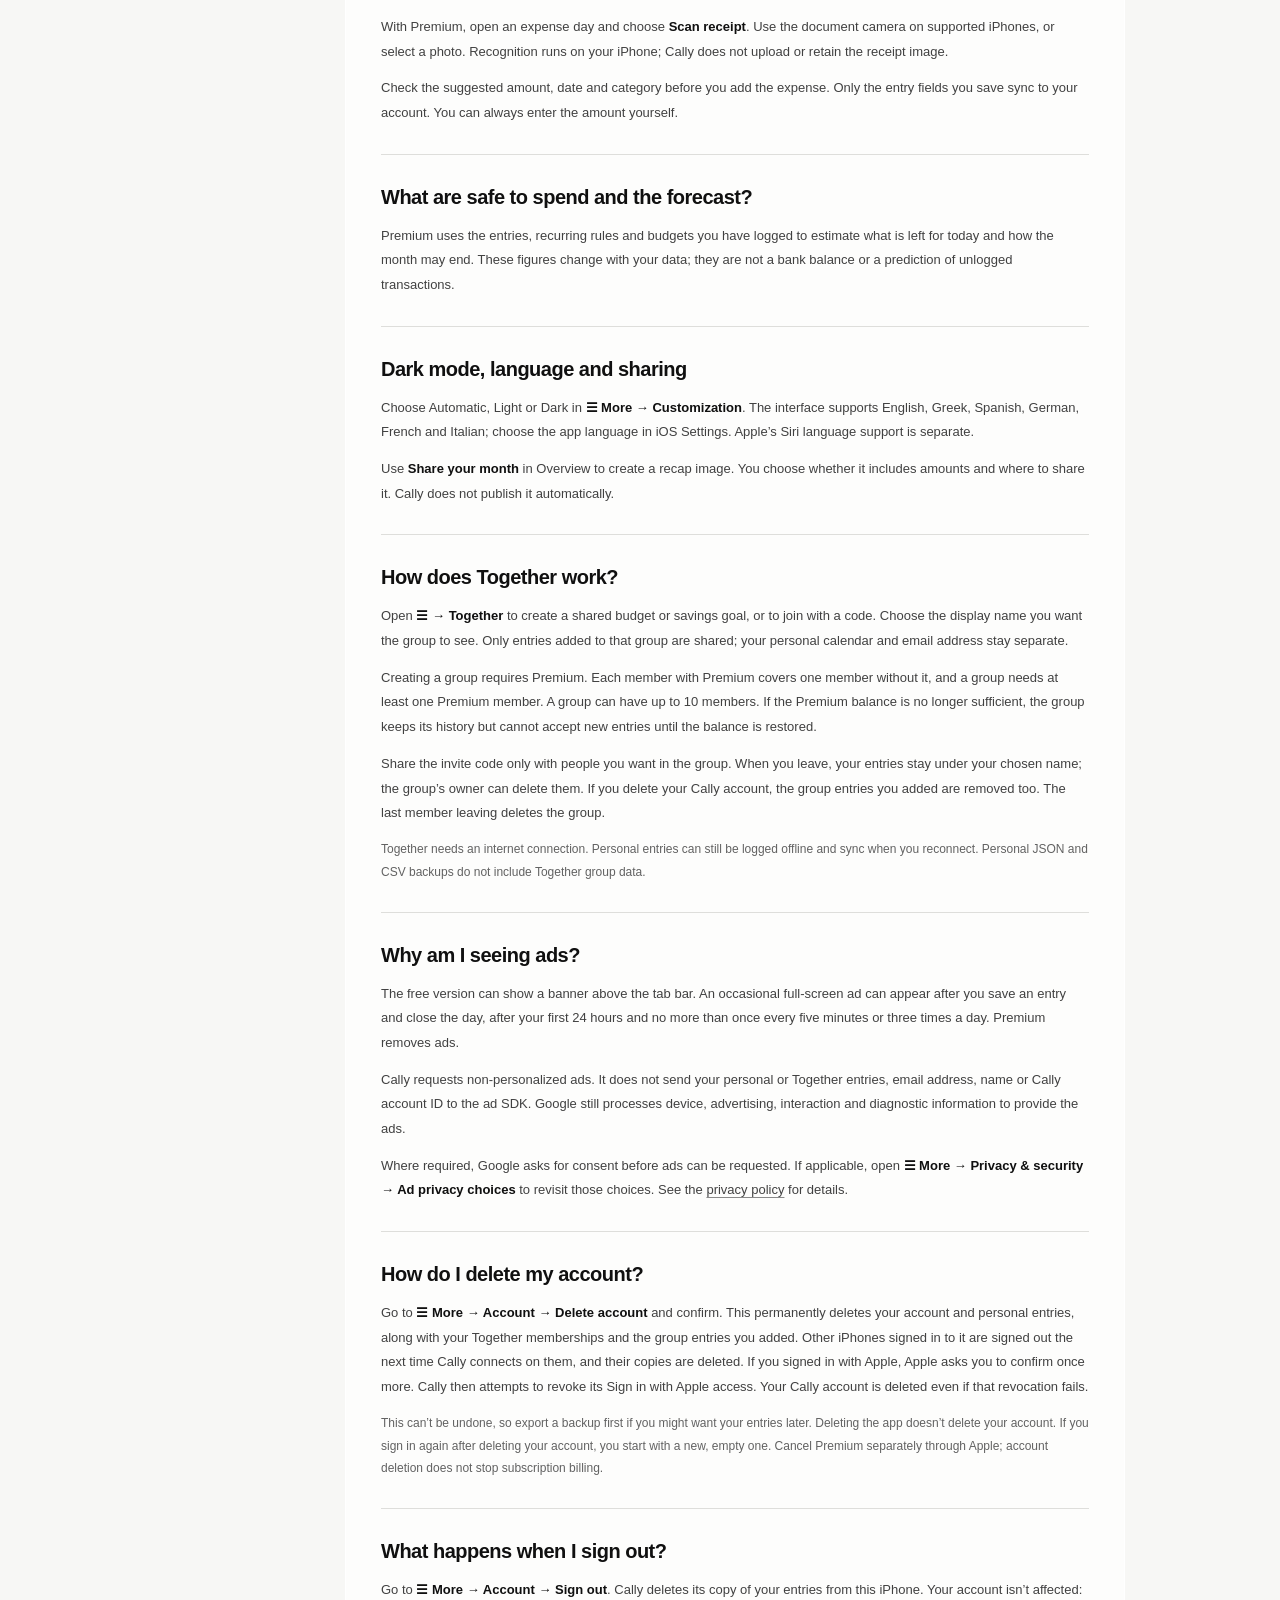
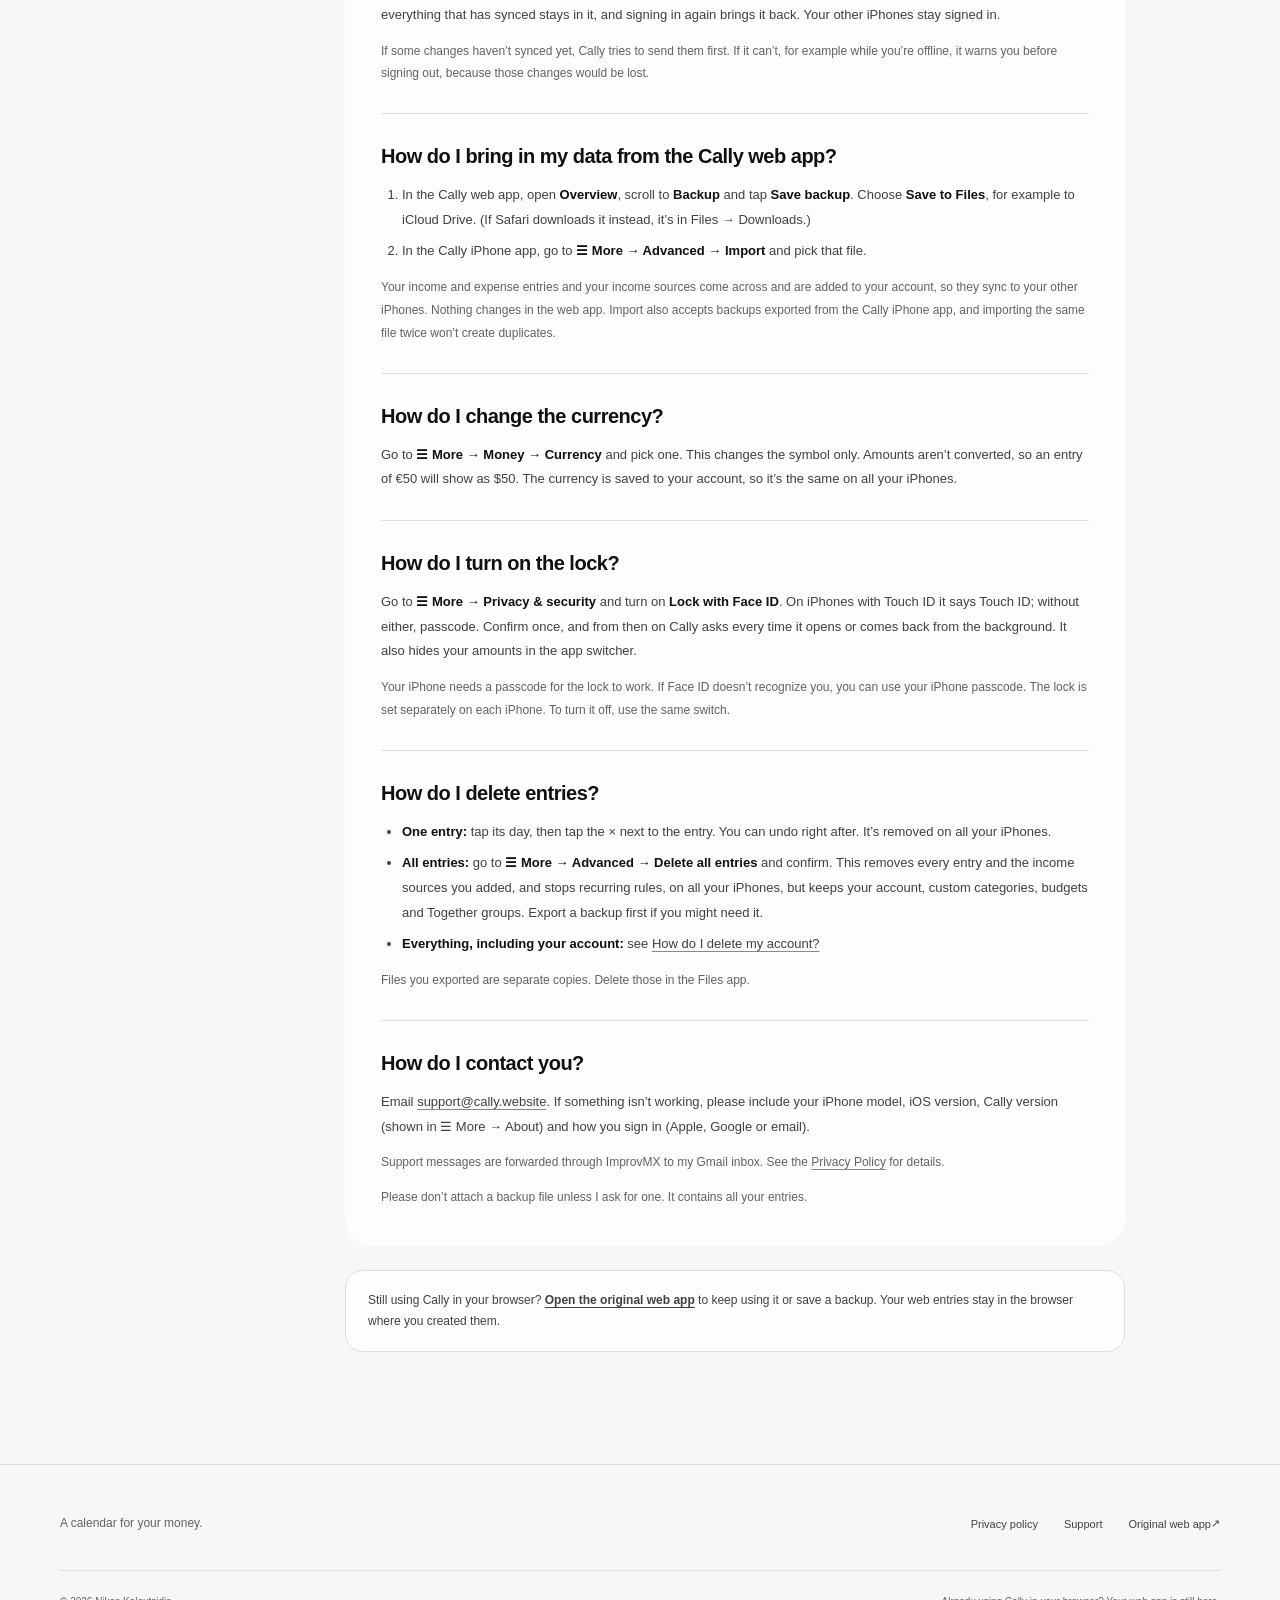
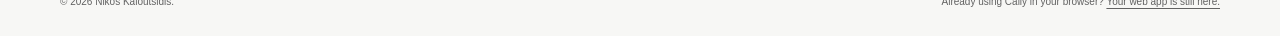
<file: support.html>
<!doctype html>
<html lang="en">
<head>
  <meta charset="utf-8">
  <meta name="viewport" content="width=device-width, initial-scale=1">
  <meta name="theme-color" content="#f7f7f5">
  <meta name="description" content="Help with Cally sign-in, recurring entries, widgets, receipt scan, Premium purchases, privacy choices and account deletion.">
  <title>Support · Cally</title>
  <link rel="icon" type="image/png" href="assets/favicon-tile.png">
  <link rel="apple-touch-icon" href="assets/cally-touch-icon.png">
  <link rel="stylesheet" href="assets/styles.css">
  <link rel="stylesheet" href="assets/brand.css">
  <link rel="manifest" href="site.webmanifest">
  <script src="assets/brand-motion.js" defer></script>
  <script src="assets/premium-offers.js" defer></script>
</head>
<body class="brand-refresh">
  <a class="skip-link" href="#main">Skip to content</a>
  <header class="site-header"><div class="container nav"><a class="brand" href="index.html" aria-label="Cally home"><img src="assets/cally-logo.png" width="37" height="37" alt=""><span>CALLY</span></a><nav class="nav-links" aria-label="Main navigation"><a href="https://cally.website/#tour">The app</a><a href="privacy.html">Privacy</a><a href="support.html" aria-current="page">Support</a><a class="nav-contact" href="https://cally.website/#tour">Explore Cally <span aria-hidden="true">↗</span></a></nav></div></header>
  <main class="container legal-shell" id="main">
    <aside class="legal-aside"><p class="eyebrow">A little help</p><nav aria-label="On this page"><a href="#account">How do I sign in?</a><a href="#code">I didn’t get the sign-in code</a><a href="#new-iphone">How do I use Cally on a new or second iPhone?</a><a href="#hide-my-email">What does Hide My Email do?</a><a href="#premium">What does Premium include?</a><a href="#pricing">Premium prices and trials</a><a href="#subscriptions">Cancel or restore Premium</a><a href="#recurring">Recurring entries</a><a href="#reminders">Reminders, widgets and Siri</a><a href="#receipts">Receipt scan</a><a href="#forecast">Safe to spend and forecast</a><a href="#appearance">Appearance and sharing</a><a href="#together">Using Together</a><a href="#ads">Ads and privacy choices</a><a href="#delete-account">How do I delete my account?</a><a href="#sign-out">What happens when I sign out?</a><a href="#web-app">How do I bring in my data from the Cally web app?</a><a href="#currency">How do I change the currency?</a><a href="#lock">How do I turn on the lock?</a><a href="#delete">How do I delete entries?</a><a href="#contact">How do I contact you?</a></nav><a class="back-link" href="index.html">← Back to Cally</a></aside>
    <div class="legal-main">
  <h1>Support</h1>
  <p class="meta">Help for Cally on iPhone (iOS 17 or later)</p>

  <div class="contact">
    <h2 class="eyebrow">Need help?</h2>
    <p>Questions, bugs and ideas are all welcome. Cally is made by one developer, Nikos Kaloutsidis.</p>
    <a class="button" href="mailto:support@cally.website">Email support@cally.website</a>
  </div>

  <div class="sheet">
    <section id="account">
      <h2>How do I sign in?</h2>
      <p>Cally needs an account so your entries are saved and sync between your iPhones. On the welcome screen, choose one:</p>
      <ul>
        <li><b>Continue with Apple</b> signs you in with your Apple ID.</li>
        <li><b>Continue with Google</b> opens Google’s sign-in page.</li>
        <li><b>Continue with email:</b> enter your email address and tap <b>Send code</b>. Enter the 6-digit code using AutoFill when offered, Cally’s <b>Paste</b> button, or the keyboard.</li>
      </ul>
      <p>The email’s <b>Copy code &amp; open Cally</b> button opens a page where you tap <b>Copy code</b>, then <b>Open Cally</b>. Back in Cally, tap <b>Paste</b>. If the code field isn’t open, choose <b>Continue with email</b>, enter the same address, then tap <b>I already have a code</b>.</p>
      <p class="note">There’s no password, and Cally never asks for your phone number. Your first sign-in creates your account.</p>
    </section>

    <section id="code">
      <h2>I didn’t get the sign-in code</h2>
      <ul>
        <li>Check your spam or junk folder.</li>
        <li>Wait a minute. Emails can take a moment to arrive.</li>
        <li>Still nothing? Tap <b>Send a new code</b> (it’s available a minute after the last one) and use the newest code.</li>
        <li>If the address has a typo, tap <b>Use a different email</b>.</li>
      </ul>
      <p class="note">Each code works for 10 minutes. If an older email has an 8-digit code, tap <b>Send a new code</b> and use the new 6-digit code. Never share it with anyone: Cally will never ask you for it.</p>
    </section>

    <section id="new-iphone">
      <h2>How do I use Cally on a new or second iPhone?</h2>
      <p>Install Cally on that iPhone and sign in the same way as before, with the same Apple ID, Google account or email address. Your entries, income sources and currency come across, and changes sync both ways.</p>
      <p class="note">Cally keeps working offline. Changes you make without a connection sync when you’re back online.</p>
    </section>

    <section id="hide-my-email">
      <h2>What does Hide My Email do?</h2>
      <p>The first time you continue with Apple, Apple lets you choose <b>Hide My Email</b>. If you do, Cally gets a private relay address from Apple instead of your real email address. Cally works the same either way.</p>
      <p class="note">To reach the same account on another iPhone, continue with Apple there too, with the same Apple ID.</p>
    </section>

    <section id="premium">
      <h2>What does Premium include?</h2>
      <p>Free includes income and expense logging, the month overview, three recurring entries, a daily reminder, the Today widget, Siri and Shortcuts, month recap sharing, dark mode, account sync and JSON backups, with ads.</p>
      <p>Premium removes ads and adds safe-to-spend estimates and a month-end forecast, bill reminders, on-device receipt scan, Budget, Month and Lock Screen widgets, up to 50 recurring entries, Together group creation, budgets, year views, more categories and income sources, custom tabs, CSV export and extra appearance choices.</p>
      <p>Open <b>☰ More → Cally Premium</b> to see the paid plans. A locked feature first explains what it adds; choose <b>See Premium</b> to continue, or <b>Not now</b>. The main header is just CALLY.</p>
      <p class="note">If Premium ends, your entries and existing budgets, categories and sources are kept. Premium features lock; your data is not deleted.</p>
    </section>

    <section id="pricing">
      <h2>What does Premium cost?</h2>
      <p class="offer-caption" data-offer-caption hidden></p>
      <p>In the Greek App Store, the direct paid plans are <span data-offer-plan="monthly"><b data-current-price>€2.99</b> per month</span> and <span data-offer-plan="yearly"><b data-current-price>€19.99</b> per year</span>. Payment starts when you confirm the purchase; these primary plans do not force a trial.</p>
      <p data-offer-plan="lifetime">A one-time <b>Lifetime purchase is <span data-current-price>€49.99</span></b> in Greece. It is under the small <b>See other offers</b> disclosure below Monthly and Yearly, and does not renew. If you already have a subscription, buying Lifetime does not automatically cancel it: cancel that subscription separately through Apple.</p>
      <p>An optional <b>seven-day free trial</b> of the monthly plan may be offered separately to eligible Free users after three different active calendar days and an explicit close of the paid plans. It is offered once per Cally account on that device, with <b>Not now</b> available. It clearly states the monthly renewal price. Apple confirms eligibility; one introductory redemption is allowed per subscription group. Cancelling Apple’s purchase sheet alone does not trigger this offer.</p>
      <p class="note" data-subscriber-offer-terms hidden></p>
      <p class="note">Prices quoted here are for 2 November 2026. Prices are localized and may differ by country. Cally and Apple’s confirmation sheet show the current price and terms before you buy. Subscriptions renew automatically unless cancelled; Lifetime is a single payment.</p>
    </section>

    <section id="subscriptions">
      <h2>How do I cancel or restore Premium?</h2>
      <ul>
        <li><b>Cancel or change a subscription:</b> open <b>☰ More → Account → Manage</b>, or your iPhone’s <b>Settings → [your name] → Subscriptions → Cally</b>.</li>
        <li><b>Avoid the next charge:</b> cancel at least 24 hours before the trial or current subscription period ends. Apple shows your renewal date.</li>
        <li><b>Restore a subscription or Lifetime:</b> use <b>☰ More → Account → Restore</b>, or <b>Restore</b> on the Premium page, with the Apple Account that bought it.</li>
      </ul>
      <p class="note">Deleting the app or your Cally account does not cancel a subscription. Manage billing with the Apple Account that bought it. Lifetime has no recurring charge. Apple handles payments and refunds.</p>
    </section>

    <section id="recurring">
      <h2>How do recurring entries work?</h2>
      <p>Open <b>☰ More → Recurring</b>, or use <b>Repeats</b> when adding an entry. Set its amount, first date and weekly, monthly or yearly schedule. Free includes three active rules; Premium includes up to 50. Rules and their resulting entries sync to your Cally account.</p>
      <p>Cally adds due entries after it has synced; a new rule can add its past due entries straight away. Opening the app online lets it catch up. A day missing from a month uses that month’s last day, then returns to the chosen day in longer months.</p>
      <p class="note">Stop a rule to prevent future entries. Entries already added stay. Deleting one occurrence does not stop the whole rule. <b>Delete all entries</b> also stops recurring rules so they do not immediately bring entries back.</p>
    </section>
    <section id="reminders">
      <h2>Reminders, widgets and quick entries</h2>
      <p><b>☰ More → Reminders</b> controls the free daily reminder and Premium bill reminders. Notifications need your permission in iOS. Reminders are planned on the iPhone; they are refreshed as Cally opens and your entries change.</p>
      <p>Add Cally widgets using iOS’s widget picker. The Today widget is free; Budget, Month and Lock Screen widgets need Premium. If Cally’s lock is enabled, widget amounts are hidden. Widgets show a local summary rather than connecting to the account server themselves.</p>
      <p>With a signed-in Cally account, Siri or Shortcuts can queue an income or expense entry. Cally imports it into that same account when it is open. The queue is cleared on sign-out. Siri availability and phrases depend on Apple’s language and device support.</p>
    </section>
    <section id="receipts">
      <h2>How do I scan a receipt?</h2>
      <p>With Premium, open an expense day and choose <b>Scan receipt</b>. Use the document camera on supported iPhones, or select a photo. Recognition runs on your iPhone; Cally does not upload or retain the receipt image.</p>
      <p>Check the suggested amount, date and category before you add the expense. Only the entry fields you save sync to your account. You can always enter the amount yourself.</p>
    </section>
    <section id="forecast">
      <h2>What are safe to spend and the forecast?</h2>
      <p>Premium uses the entries, recurring rules and budgets you have logged to estimate what is left for today and how the month may end. These figures change with your data; they are not a bank balance or a prediction of unlogged transactions.</p>
    </section>
    <section id="appearance">
      <h2>Dark mode, language and sharing</h2>
      <p>Choose Automatic, Light or Dark in <b>☰ More → Customization</b>. The interface supports English, Greek, Spanish, German, French and Italian; choose the app language in iOS Settings. Apple’s Siri language support is separate.</p>
      <p>Use <b>Share your month</b> in Overview to create a recap image. You choose whether it includes amounts and where to share it. Cally does not publish it automatically.</p>
    </section>

    <section id="together">
      <h2>How does Together work?</h2>
      <p>Open <b>☰ → Together</b> to create a shared budget or savings goal, or to join with a code. Choose the display name you want the group to see. Only entries added to that group are shared; your personal calendar and email address stay separate.</p>
      <p>Creating a group requires Premium. Each member with Premium covers one member without it, and a group needs at least one Premium member. A group can have up to 10 members. If the Premium balance is no longer sufficient, the group keeps its history but cannot accept new entries until the balance is restored.</p>
      <p>Share the invite code only with people you want in the group. When you leave, your entries stay under your chosen name; the group’s owner can delete them. If you delete your Cally account, the group entries you added are removed too. The last member leaving deletes the group.</p>
      <p class="note">Together needs an internet connection. Personal entries can still be logged offline and sync when you reconnect. Personal JSON and CSV backups do not include Together group data.</p>
    </section>

    <section id="ads">
      <h2>Why am I seeing ads?</h2>
      <p>The free version can show a banner above the tab bar. An occasional full-screen ad can appear after you save an entry and close the day, after your first 24 hours and no more than once every five minutes or three times a day. Premium removes ads.</p>
      <p>Cally requests non-personalized ads. It does not send your personal or Together entries, email address, name or Cally account ID to the ad SDK. Google still processes device, advertising, interaction and diagnostic information to provide the ads.</p>
      <p>Where required, Google asks for consent before ads can be requested. If applicable, open <b>☰ More → Privacy &amp; security → Ad privacy choices</b> to revisit those choices. See the <a href="privacy.html#ads">privacy policy</a> for details.</p>
    </section>

    <section id="delete-account">
      <h2>How do I delete my account?</h2>
      <p>Go to <b>☰ More → Account → Delete account</b> and confirm. This permanently deletes your account and personal entries, along with your Together memberships and the group entries you added. Other iPhones signed in to it are signed out the next time Cally connects on them, and their copies are deleted. If you signed in with Apple, Apple asks you to confirm once more. Cally then attempts to revoke its Sign in with Apple access. Your Cally account is deleted even if that revocation fails.</p>
      <p class="note">This can’t be undone, so export a backup first if you might want your entries later. Deleting the app doesn’t delete your account. If you sign in again after deleting your account, you start with a new, empty one. Cancel Premium separately through Apple; account deletion does not stop subscription billing.</p>
    </section>

    <section id="sign-out">
      <h2>What happens when I sign out?</h2>
      <p>Go to <b>☰ More → Account → Sign out</b>. Cally deletes its copy of your entries from this iPhone. Your account isn’t affected: everything that has synced stays in it, and signing in again brings it back. Your other iPhones stay signed in.</p>
      <p class="note">If some changes haven’t synced yet, Cally tries to send them first. If it can’t, for example while you’re offline, it warns you before signing out, because those changes would be lost.</p>
    </section>

    <section id="web-app">
      <h2>How do I bring in my data from the Cally web app?</h2>
      <ol>
        <li>In the Cally web app, open <b>Overview</b>, scroll to <b>Backup</b> and tap <b>Save backup</b>. Choose <b>Save to Files</b>, for example to iCloud Drive. (If Safari downloads it instead, it’s in Files → Downloads.)</li>
        <li>In the Cally iPhone app, go to <b>☰ More → Advanced → Import</b> and pick that file.</li>
      </ol>
      <p class="note">Your income and expense entries and your income sources come across and are added to your account, so they sync to your other iPhones. Nothing changes in the web app. Import also accepts backups exported from the Cally iPhone app, and importing the same file twice won’t create duplicates.</p>
    </section>

    <section id="currency">
      <h2>How do I change the currency?</h2>
      <p>Go to <b>☰ More → Money → Currency</b> and pick one. This changes the symbol only. Amounts aren’t converted, so an entry of €50 will show as $50. The currency is saved to your account, so it’s the same on all your iPhones.</p>
    </section>

    <section id="lock">
      <h2>How do I turn on the lock?</h2>
      <p>Go to <b>☰ More → Privacy &amp; security</b> and turn on <b>Lock with Face ID</b>. On iPhones with Touch ID it says Touch ID; without either, passcode. Confirm once, and from then on Cally asks every time it opens or comes back from the background. It also hides your amounts in the app switcher.</p>
      <p class="note">Your iPhone needs a passcode for the lock to work. If Face ID doesn’t recognize you, you can use your iPhone passcode. The lock is set separately on each iPhone. To turn it off, use the same switch.</p>
    </section>

    <section id="delete">
      <h2>How do I delete entries?</h2>
      <ul>
        <li><b>One entry:</b> tap its day, then tap the × next to the entry. You can undo right after. It’s removed on all your iPhones.</li>
        <li><b>All entries:</b> go to <b>☰ More → Advanced → Delete all entries</b> and confirm. This removes every entry and the income sources you added, and stops recurring rules, on all your iPhones, but keeps your account, custom categories, budgets and Together groups. Export a backup first if you might need it.</li>
        <li><b>Everything, including your account:</b> see <a href="#delete-account">How do I delete my account?</a></li>
      </ul>
      <p class="note">Files you exported are separate copies. Delete those in the Files app.</p>
    </section>

    <section id="contact">
      <h2>How do I contact you?</h2>
      <p>Email <a href="mailto:support@cally.website">support@cally.website</a>. If something isn’t working, please include your iPhone model, iOS version, Cally version (shown in ☰ More → About) and how you sign in (Apple, Google or email).</p>
      <p class="note">Support messages are forwarded through ImprovMX to my Gmail inbox. See the <a href="privacy.html">Privacy Policy</a> for details.</p>
      <p class="note">Please don’t attach a backup file unless I ask for one. It contains all your entries.</p>
    </section>
  </div>

  <p class="legacy-banner">Still using Cally in your browser? <a href="https://kaloutsidis.github.io/Cally/web/">Open the original web app</a> to keep using it or save a backup. Your web entries stay in the browser where you created them.</p>

    </div>
  </main>
  <footer class="site-footer"><div class="container"><div class="footer-top"><p class="footer-caption">A calendar for your money.</p><nav class="footer-links" aria-label="Footer"><a href="privacy.html">Privacy policy</a><a href="support.html">Support</a><a href="https://kaloutsidis.github.io/Cally/web/">Original web app <span aria-hidden="true">↗</span></a></nav></div><div class="footer-bottom"><p>© 2026 Nikos Kaloutsidis.</p><p class="legacy-note">Already using Cally in your browser? <a href="https://kaloutsidis.github.io/Cally/web/">Your web app is still here.</a></p></div></div></footer>
</body>
</html>
</file>
<file: assets/styles.css>
@charset "UTF-8";
:root{--canvas:#edeef1;--paper:#f8f9fb;--white:#fff;--ink:#191a1e;--body:#41434c;--muted:#6c6f78;--line:#d8dae0;--soft:#e5e6eb;--radius:32px;--shadow:14px 14px 34px #d3d5dd,-14px -14px 34px #fff;--max:1160px}
*{box-sizing:border-box}html{scroll-behavior:smooth;scroll-padding-top:100px}body{margin:0;background:var(--canvas);color:var(--ink);font-family:-apple-system,BlinkMacSystemFont,"Segoe UI",Helvetica,Arial,sans-serif;-webkit-font-smoothing:antialiased}button,a{-webkit-tap-highlight-color:transparent}a{color:inherit}img{display:block;max-width:100%;height:auto}button{font:inherit}button,a{touch-action:manipulation}button:focus-visible,a:focus-visible{outline:3px solid #777c89;outline-offset:5px}::selection{background:var(--ink);color:#fff}.container{width:min(var(--max),calc(100% - 80px));margin-inline:auto}.skip-link{position:fixed;top:12px;left:12px;padding:12px 18px;background:var(--ink);color:#fff;z-index:100;transform:translateY(-150%)}.skip-link:focus{transform:none}.site-header{position:relative;z-index:20;border-bottom:1px solid rgba(25,26,30,.09)}.nav{height:96px;display:flex;align-items:center;justify-content:space-between;gap:30px}.brand{display:inline-flex;align-items:center;gap:11px;text-decoration:none;font-size:22px;font-weight:750;letter-spacing:-.055em}.brand img{width:37px;height:37px;border-radius:10px;box-shadow:3px 4px 9px #c8cad2}.nav-links{display:flex;align-items:center;gap:34px}.nav-links a{min-height:44px;display:inline-flex;align-items:center;text-decoration:none;font-size:14px;font-weight:560;color:var(--body);padding-block:13px}.nav-links a:hover,.nav-links a[aria-current=page]{color:var(--ink)}.nav-links .nav-contact{padding:12px 20px;border:1px solid #cfd1d8;border-radius:999px;color:var(--ink);background:rgba(255,255,255,.3)}.eyebrow{font-size:11px;font-weight:720;letter-spacing:.17em;line-height:1.5;text-transform:uppercase;color:var(--muted);margin:0 0 22px}.availability-pill{display:inline-flex;align-items:center;gap:9px;border:1px solid #d1d3da;border-radius:99px;padding:8px 13px;font-size:11px;font-weight:650;letter-spacing:.03em;background:rgba(255,255,255,.28);margin-bottom:25px}.availability-pill::before{content:"";width:5px;height:5px;border-radius:50%;background:#676a74;box-shadow:0 0 0 4px #e0e2e8}.hero{display:grid;grid-template-columns:minmax(0,1fr) minmax(0,1fr);gap:40px;align-items:center;min-height:760px;padding-block:56px 64px}.hero-copy{min-width:0;position:relative;z-index:3;padding-bottom:8px}.hero h1{font-size:clamp(52px,5.4vw,77px);font-weight:700;letter-spacing:-.068em;line-height:1.015;margin:0 0 26px}.hero h1 span{color:#747780}.hero-copy>p{max-width:390px;font-size:18px;line-height:1.65;letter-spacing:-.015em;color:var(--body);margin:0 0 28px}.actions{display:flex;gap:20px;align-items:center;flex-wrap:wrap}.button{min-height:48px;display:inline-flex;align-items:center;justify-content:center;gap:16px;padding:15px 22px;border-radius:15px;font-size:13px;font-weight:650;line-height:1.2;text-decoration:none;border:1px solid transparent;transition:transform .18s,box-shadow .18s}.button:hover{transform:translateY(-2px)}.button-dark{background:linear-gradient(140deg,#32343a,#18191d);color:#fff;box-shadow:4px 5px 11px #c7cad3,-3px -3px 9px #fff}.button-light{background:var(--paper);box-shadow:4px 5px 14px #d0d2da,-4px -4px 14px #fff}.text-link{display:inline-flex;align-items:center;gap:10px;min-height:44px;text-underline-offset:4px;text-decoration-thickness:1px;font-size:13px;font-weight:600}.hero-footnote{margin-top:22px!important;font-size:11px!important;line-height:1.7!important;color:var(--muted)!important;max-width:350px!important}.hero-stage{min-width:0;height:640px;position:relative;isolation:isolate}.hero-stage::before{position:absolute;content:"";height:360px;width:100%;border-radius:50%;background:radial-gradient(ellipse,#d9dbe3 0,rgba(217,219,227,0) 70%);bottom:-16px;left:0;z-index:-1}.phone{background:#26272d;border:1px solid #494b53;border-radius:41px;padding:5px;box-shadow:0 38px 54px -26px rgba(28,32,47,.42),0 5px 12px rgba(28,32,47,.12);overflow:hidden}.phone img{width:100%;border-radius:35px}.hero-phone-main{position:absolute;width:276px;right:0;top:0;z-index:2;transform:rotate(4deg)}.hero-phone-side{position:absolute;width:236px;left:0;top:96px;transform:rotate(-7deg)}.stage-label{position:absolute;bottom:2px;left:0;right:0;display:flex;align-items:center;justify-content:center;gap:11px;font-size:10px;color:var(--muted);letter-spacing:.06em}.stage-label::before{content:"";width:23px;height:1px;background:#b7bbc5}.principles{border-top:1px solid var(--line);border-bottom:1px solid var(--line);display:grid;grid-template-columns:repeat(3,1fr);gap:35px;padding-block:24px;margin-bottom:116px}.principle{display:flex;align-items:center;gap:14px;font-size:12px;color:var(--body)}.principle span{font-size:10px;font-weight:650;color:#92959e}.section-heading{display:flex;align-items:flex-end;justify-content:space-between;gap:50px;margin-bottom:43px}.section-heading h2,.privacy-band h2,.availability h2{font-size:clamp(36px,4vw,52px);line-height:1.09;letter-spacing:-.055em;font-weight:650;margin:0}.section-heading>p{font-size:14px;line-height:1.75;color:var(--body);max-width:280px;margin:0 0 3px}.tour{padding-bottom:116px}.tour-surface{background:linear-gradient(130deg,#f4f5f8,#e4e6ec);border:1px solid rgba(255,255,255,.8);border-radius:var(--radius);box-shadow:var(--shadow);padding:46px 58px;display:grid;grid-template-columns:1fr 320px;gap:90px;align-items:center;min-height:680px}.tour-tabs{display:flex;gap:7px;flex-wrap:wrap;margin:0 0 43px;max-width:440px}.tour-tab{cursor:pointer;min-height:44px;padding:10px 14px;border:1px solid #d4d6dd;border-radius:99px;background:transparent;font-size:11px;color:var(--body);transition:background .18s,color .18s}.tour-tab[aria-selected=true]{background:var(--ink);border-color:var(--ink);color:#fff;box-shadow:2px 3px 6px #bfc2cb}.tour-detail .chapter{display:block;font-size:11px;letter-spacing:.1em;color:#8d9099;margin-bottom:18px}.tour-detail h3{font-size:38px;letter-spacing:-.05em;font-weight:650;line-height:1.12;margin:0 0 21px;max-width:350px}.tour-detail>p{font-size:15px;line-height:1.8;color:var(--body);max-width:335px;margin:0 0 29px}.tour-detail .detail-note{border-top:1px solid #d3d5dd;padding-top:20px;max-width:335px;font-size:11px;line-height:1.75;color:var(--muted)}.tour-device{width:264px;margin:auto;max-width:100%}.tour-caption{text-align:center;font-size:10px;color:var(--muted);line-height:1.7;margin:18px 0 0}.possibilities{padding-bottom:116px}.feature-rows{border-top:1px solid var(--line)}.feature-row{display:grid;grid-template-columns:56px 1fr 1fr;align-items:start;gap:22px;padding:30px 0;border-bottom:1px solid var(--line)}.feature-row .feature-number{font-size:10px;letter-spacing:.05em;color:#898d96;padding-top:5px}.feature-row h3{font-size:22px;letter-spacing:-.035em;line-height:1.35;font-weight:620;margin:0}.feature-row p{font-size:14px;line-height:1.8;color:var(--body);margin:0;max-width:385px}.feature-row p a{text-underline-offset:3px}.privacy-band{background:linear-gradient(120deg,#303239,#191a1e);border-radius:var(--radius);padding:67px 62px;color:#f6f7f9;display:grid;grid-template-columns:1fr 1fr;gap:80px;box-shadow:0 20px 40px -30px #6e727e;margin-bottom:116px}.privacy-band .eyebrow{color:#aeb2be}.privacy-band h2{max-width:360px;font-size:46px}.privacy-band .text-link{color:#f6f7f9;margin-top:27px}.privacy-list{padding:0;margin:0;list-style:none;align-self:center}.privacy-list li{border-bottom:1px solid #4a4d55;padding:17px 0;display:flex;gap:14px;font-size:13px;line-height:1.6;color:#d0d3dc}.privacy-list li:first-child{padding-top:0}.privacy-list li:last-child{border:0;padding-bottom:0}.privacy-list .tick{flex:0 0 16px;color:#f8f9fb}.availability{text-align:center;max-width:700px;margin:0 auto;padding:0 0 116px}.availability .app-icon{width:72px;height:72px;margin:0 auto 30px;border-radius:20px;box-shadow:7px 9px 19px #c5c8d2,-6px -6px 17px #fff}.availability>p:not(.eyebrow){font-size:15px;line-height:1.8;color:var(--body);max-width:470px;margin:22px auto 26px}.availability .small{font-size:11px!important;color:var(--muted)!important;margin-top:20px!important}.site-footer{border-top:1px solid var(--line);padding:37px 0 26px}.footer-top{display:flex;align-items:center;justify-content:space-between;gap:25px}.footer-top .brand{font-size:20px}.footer-top .brand img{width:31px;height:31px;border-radius:9px}.footer-links{display:flex;gap:26px;align-items:center;flex-wrap:wrap}.footer-links a{font-size:11px;text-decoration:none;color:var(--body);min-height:44px;display:inline-flex;align-items:center}.footer-links a:hover{text-decoration:underline;text-underline-offset:4px}.footer-bottom{display:flex;justify-content:space-between;gap:30px;border-top:1px solid var(--line);margin-top:24px;padding-top:22px;font-size:10px;line-height:1.7;color:var(--muted)}.footer-bottom p{margin:0}.legacy-note a{text-underline-offset:3px}.legal-shell{padding-block:65px 100px;display:grid;grid-template-columns:205px minmax(0,1fr);gap:80px;align-items:start}.legal-aside{position:sticky;top:40px}.legal-aside .eyebrow{margin-bottom:20px}.legal-aside nav{display:flex;flex-direction:column;gap:2px}.legal-aside a{display:block;font-size:11px;color:var(--muted);line-height:1.5;text-decoration:none;padding:9px 0;min-height:44px}.legal-aside a:hover{color:var(--ink)}.legal-aside .back-link{display:inline-flex;margin-top:23px;font-weight:600;font-size:12px;color:var(--ink)}.legal-main{max-width:780px;overflow-wrap:anywhere}.legal-main h1{font-size:clamp(42px,5vw,60px);letter-spacing:-.06em;line-height:1.1;font-weight:650;margin:0 0 13px}.legal-main .meta{font-size:12px;color:var(--muted);margin:0 0 35px}.legal-main .summary,.legal-main .contact{background:linear-gradient(135deg,#36383f,#191a1e);color:#f4f5f8;border-radius:25px;padding:27px 30px;margin-bottom:35px;box-shadow:0 12px 25px -20px #373b49}.legal-main .summary h2,.legal-main .contact h2{color:#aeb2be;font-size:10px;font-weight:650;letter-spacing:.16em;text-transform:uppercase;margin:0 0 13px}.legal-main .summary ul{list-style:none;margin:0;padding:0}.legal-main .summary li{font-size:13px;line-height:1.7;margin:8px 0;padding-left:19px;position:relative}.legal-main .summary li::before{content:"·";position:absolute;left:0}.legal-main .contact p{font-size:14px;line-height:1.7;color:#d3d6df;margin:0 0 18px}.legal-main .contact .button{color:var(--ink);background:#f4f5f8;font-size:12px;box-shadow:none}.legal-main .sheet{background:rgba(255,255,255,.5);border:1px solid rgba(255,255,255,.8);border-radius:28px;padding:8px 35px}.legal-main section{padding:28px 0;border-top:1px solid var(--line);scroll-margin-top:30px}.legal-main section:first-child{border-top:0}.legal-main h2{font-size:20px;line-height:1.4;letter-spacing:-.025em;font-weight:650;margin:0 0 13px}.legal-main section p,.legal-main section li{font-size:13px;line-height:1.9;color:var(--body)}.legal-main section p{margin:0 0 12px}.legal-main section ul,.legal-main section ol{margin:0 0 12px;padding-left:21px}.legal-main section li{margin:7px 0}.legal-main section>:last-child{margin-bottom:0}.legal-main section b{font-weight:650;color:var(--ink)}.legal-main section a{text-underline-offset:3px;text-decoration-color:#9195a0}.legal-main section .note{font-size:12px;color:var(--muted)}.legal-footer-note{font-size:11px;color:var(--muted);margin-top:25px;line-height:1.8}.legacy-banner{background:#f8f9fb;border:1px solid var(--line);border-radius:18px;padding:19px 22px;font-size:12px;line-height:1.75;color:var(--body);margin-top:24px}.legacy-banner a{font-weight:650;text-underline-offset:3px}
@media(min-width:1500px){.hero{min-height:810px}.hero-stage{height:670px}.hero-phone-main{width:290px}.hero-phone-side{width:247px}}
@media(max-width:1050px){.container{width:calc(100% - 56px)}.hero{gap:20px;min-height:690px}.hero h1{font-size:62px}.hero-stage{height:570px}.hero-phone-main{width:243px;right:0}.hero-phone-side{width:205px;left:-5px;top:85px}.hero-copy>p{font-size:16px;max-width:345px}.tour-surface{padding:38px;gap:36px;grid-template-columns:1fr 285px}.privacy-band{padding:55px 44px;gap:45px}.legal-shell{gap:42px;grid-template-columns:170px minmax(0,1fr)}}
@media(max-width:800px){.container{width:calc(100% - 40px)}.nav{height:80px}.nav-links{gap:21px}.nav-links a{font-size:12px}.nav-links .nav-contact{display:none}.hero{grid-template-columns:minmax(0,1fr);text-align:center;padding-block:48px 45px;gap:25px}.hero-copy{padding:0}.hero h1{font-size:clamp(55px,9vw,75px)}.hero-copy>p,.hero-footnote{margin-inline:auto!important}.hero-copy>p{max-width:400px}.actions{justify-content:center}.hero-stage{height:610px;width:500px;max-width:100%;margin:0 auto}.hero-phone-main{width:267px;right:25px}.hero-phone-side{width:225px;left:20px;top:82px}.principles{gap:20px;margin-bottom:80px}.principle{font-size:11px;gap:9px}.section-heading{gap:30px;margin-bottom:30px}.section-heading h2{font-size:38px}.section-heading>p{font-size:12px;max-width:210px}.tour,.possibilities{padding-bottom:80px}.tour-surface{grid-template-columns:1fr 250px;gap:25px;padding:33px 28px;min-height:620px}.tour-tabs{gap:6px;margin-bottom:29px}.tour-tab{padding:9px 11px;font-size:10px}.tour-device{width:235px}.tour-detail h3{font-size:31px}.tour-detail>p{font-size:13px}.feature-row{grid-template-columns:35px 1fr 1.2fr;gap:17px}.feature-row h3{font-size:20px}.feature-row p{font-size:12px}.privacy-band{margin-bottom:80px;padding:43px 35px;gap:35px}.privacy-band h2{font-size:37px}.privacy-list li{font-size:12px}.availability{padding-bottom:80px}.availability h2{font-size:42px}.legal-shell{display:block;padding-block:44px 70px}.legal-aside{position:static;margin-bottom:30px}.legal-aside .eyebrow,.legal-aside nav{display:none}.legal-aside .back-link{margin:0;padding:0;min-height:30px}.legal-main{max-width:none}.legal-main .sheet{padding-inline:28px}.footer-links{gap:20px}}
@media(max-width:580px){html{scroll-padding-top:24px}.nav{gap:14px;height:74px}.brand{font-size:21px;gap:9px}.brand img{width:32px;height:32px;border-radius:9px}.nav-links{gap:18px}.nav-links a{font-size:11px}.hero{padding-top:35px}.availability-pill{font-size:10px;padding:8px 12px;margin-bottom:23px}.hero h1{font-size:55px;letter-spacing:-.065em}.hero-copy>p{font-size:15px;max-width:335px;line-height:1.75;margin-bottom:24px}.hero-footnote{font-size:10px!important;max-width:300px!important;margin-top:19px!important}.button{font-size:12px;min-height:47px;padding:15px 18px}.text-link{font-size:12px}.actions{gap:18px}.hero-stage{height:555px;width:360px}.hero-phone-main{width:234px;right:8px;top:6px}.hero-phone-side{width:191px;left:10px;top:72px}.phone{border-radius:34px;padding:4px}.phone img{border-radius:29px}.stage-label{font-size:9px;bottom:0}.principles{padding-block:20px;gap:10px;margin-bottom:70px}.principle{display:block;font-size:10px;line-height:1.6;text-align:center}.principle span{display:block;font-size:9px;margin-bottom:3px}.section-heading{display:block;margin-bottom:27px}.section-heading h2{font-size:36px}.section-heading>p{font-size:13px;max-width:340px;margin-top:20px}.eyebrow{font-size:10px;margin-bottom:16px}.tour-surface{display:flex;flex-direction:column;align-items:stretch;padding:27px 25px 32px;gap:24px;border-radius:27px;min-height:0}.tour-tabs{gap:5px;margin-bottom:28px;max-width:100%}.tour-tab{padding:9px 11px;font-size:10px;min-height:44px}.tour-detail .chapter{font-size:10px;margin-bottom:12px}.tour-detail h3{font-size:33px;max-width:300px;margin-bottom:16px;min-height:74px}.tour-detail>p{font-size:13px;line-height:1.8;margin-bottom:19px;max-width:none;min-height:94px}.tour-detail .detail-note{font-size:10px;max-width:none;padding-top:17px;min-height:53px}.tour-device{width:236px}.tour-caption{font-size:9px;max-width:260px;margin:16px auto 0}.tour,.possibilities{padding-bottom:70px}.feature-row{grid-template-columns:27px 1fr;gap:15px;padding-block:25px}.feature-row h3{font-size:21px}.feature-row p{grid-column:2;font-size:13px;max-width:none;margin-top:-6px}.feature-row .feature-number{padding-top:4px}.privacy-band{display:block;padding:33px 27px;border-radius:27px;margin-bottom:70px}.privacy-band h2{font-size:39px;max-width:300px}.privacy-band .text-link{margin-top:22px;margin-bottom:30px}.privacy-list li{padding-block:15px;font-size:12px}.availability .app-icon{width:63px;height:63px;border-radius:18px;margin-bottom:25px}.availability h2{font-size:39px}.availability>p:not(.eyebrow){font-size:13px;padding-inline:10px;max-width:360px}.availability .small{font-size:10px!important}.availability{padding-bottom:70px}.footer-top{align-items:flex-start}.footer-links{justify-content:flex-end;gap:0 20px;max-width:225px}.footer-links a{font-size:10px;min-height:44px}.footer-bottom{display:block;font-size:9px;margin-top:23px;padding-top:19px}.footer-bottom p+p{margin-top:8px}.site-footer{padding-top:28px}.legal-main h1{font-size:45px}.legal-main .meta{font-size:11px;margin-bottom:27px}.legal-main .summary,.legal-main .contact{padding:24px;border-radius:23px;margin-bottom:26px}.legal-main .summary li{font-size:12px}.legal-main .contact p{font-size:13px}.legal-main .sheet{padding:0 23px;border-radius:23px}.legal-main h2{font-size:19px}.legal-main section p,.legal-main section li{font-size:12px;line-height:1.9}.legal-main section{padding-block:25px}.legal-main section .note{font-size:11px}.legacy-banner{font-size:11px;padding:17px 20px}}
@media(max-width:360px){.container{width:calc(100% - 30px)}.nav-links{gap:12px}.hero h1{font-size:48px}.hero-stage{height:510px}.hero-phone-main{width:215px;right:4px}.hero-phone-side{width:177px;left:10px;top:72px}.tour-surface{padding-inline:20px}.tour-tab{padding-inline:9px}.tour-device{width:225px}.privacy-band h2{font-size:35px}.footer-top{display:block}.footer-links{justify-content:flex-start;max-width:none;margin-top:20px}.legal-main .sheet{padding-inline:20px}}
@media(prefers-reduced-motion:reduce){html{scroll-behavior:auto}*,*::before,*::after{transition:none!important;animation:none!important}.button:hover{transform:none}}
@media print{.site-header,.site-footer,.legal-aside,.skip-link{display:none}.container{width:100%}.legal-shell{display:block;padding:0}.legal-main{max-width:none}.legal-main .sheet{padding:0;background:none;border:0}.legal-main .summary,.legal-main .contact{background:#fff;color:#191a1e;box-shadow:none;border:1px solid #ccc}.legal-main .contact p{color:#41434c}.legal-main section{break-inside:avoid}body{background:#fff}}
</file>
<file: assets/brand.css>
/* Cally's supplied graphite-and-porcelain artwork is the source of this palette. */
body.brand-refresh {
  --canvas:#f7f7f5;--paper:#fdfdfc;--white:#fff;--ink:#101010;
  --body:#414141;--muted:#626262;--line:#dededb;--soft:#e9e9e6;
  --shadow:15px 15px 38px #ddddda,-15px -15px 38px #fff;
  background:var(--canvas);color:var(--ink);
}
.brand-refresh .site-header{background:rgba(253,253,252,.8);border-color:rgba(16,16,16,.09)}
.brand-refresh .brand{font-size:16px;font-weight:450;letter-spacing:.23em;text-transform:uppercase;gap:8px}
.brand-refresh .brand img{width:52px;height:52px;object-fit:contain;border-radius:0;box-shadow:none;mix-blend-mode:multiply}
.brand-refresh .footer-top .brand{font-size:14px;letter-spacing:.22em}
.brand-refresh .footer-top .brand img{width:46px;height:46px;border-radius:0;box-shadow:none}
.brand-refresh .nav-links .nav-contact{border-color:#d5d5d2;background:rgba(255,255,255,.6)}
.brand-refresh button:focus-visible,.brand-refresh a:focus-visible{outline-color:#565656}
.brand-refresh .availability-pill{background:rgba(255,255,255,.65);border-color:#d8d8d5}
.brand-refresh .availability-pill::before{background:#505050;box-shadow:0 0 0 4px #e6e6e2}
.brand-refresh .hero h1 span{color:#797979}
.brand-refresh .button-dark{background:linear-gradient(140deg,#333,#101010);box-shadow:4px 6px 15px #d3d3cf,-3px -3px 10px #fff}
.brand-refresh .button-light{background:var(--paper);box-shadow:4px 5px 14px #d8d8d4,-4px -4px 14px #fff}
.brand-refresh .hero-stage::before{background:radial-gradient(ellipse,#d9d9d5 0,rgba(217,217,213,0) 70%)}
.brand-refresh .phone{background:#202020;border-color:#484848;box-shadow:0 38px 54px -26px rgba(16,16,16,.35),0 5px 12px rgba(16,16,16,.12)}
.brand-refresh .stage-label::before{background:#b8b8b4}
.brand-refresh .principle span,.brand-refresh .feature-number,.brand-refresh .tour-detail .chapter{color:#727272}
.brand-refresh .tour-surface{background:linear-gradient(130deg,#fdfdfb,#e9e9e5);border-color:#fff}
.brand-refresh .tour-tab{border-color:#d7d7d3}
.brand-refresh .tour-tab[aria-selected=true]{border-color:var(--ink);box-shadow:2px 3px 7px #c8c8c3}
.brand-refresh .tour-detail .detail-note{border-color:#d5d5d1}
.brand-refresh .privacy-band{background:linear-gradient(120deg,#303030,#101010);color:#fafaf8;box-shadow:0 20px 40px -30px #777}
.brand-refresh .privacy-band .eyebrow,.brand-refresh .legal-main .summary h2,.brand-refresh .legal-main .contact h2{color:#bcbcbc}
.brand-refresh .privacy-band .text-link,.brand-refresh .privacy-list .tick{color:#fafaf8}
.brand-refresh .privacy-list li{border-color:#484848;color:#dededb}
.brand-refresh .legal-main .summary,.brand-refresh .legal-main .contact{background:linear-gradient(135deg,#333,#101010);color:#fafaf8;box-shadow:0 12px 25px -20px #333}
.brand-refresh .legal-main .contact p{color:#dededb}
.brand-refresh .legal-main .contact .button{background:#fafaf8;color:#101010;box-shadow:none}
.brand-refresh .legal-main .sheet{background:rgba(255,255,255,.68)}
.brand-refresh .legal-main section a{text-decoration-color:#898989}
.brand-refresh .legacy-banner{background:#fdfdfb}
.brand-refresh .code-card{background:linear-gradient(140deg,#fff,#edede9);border-color:#fff}
.brand-refresh .code-number{background:#e9e9e5;box-shadow:inset 4px 4px 9px #d5d5d0,inset -4px -4px 9px #fff}
.brand-refresh .code-card .open-app{border-color:#c9c9c4;color:var(--ink);box-shadow:none;background:transparent}
.brand-refresh .code-help{border-color:#d5d5d1}
.brand-refresh .code-brand{gap:8px;margin-bottom:30px}

/* The studio moves only in direct response to scrolling. */
.brand-experience{width:min(1640px,calc(100% - 40px));margin:20px auto 0;position:relative}
.brand-scene{position:relative;isolation:isolate;overflow:clip;min-height:500px;height:clamp(500px,44vw,620px);border-radius:30px;background:#eee;border:1px solid #e4e4e0;box-shadow:0 24px 50px -40px rgba(0,0,0,.3)}
.scene-environment{position:absolute;inset:-3%;width:106%;height:106%;max-width:none;object-fit:cover;object-position:50% 55%;transform:translate3d(0,var(--scroll-shift,0px),0) scale(1.025);pointer-events:none}
.scene-copy{position:absolute;z-index:2;left:7%;top:50%;width:42%;max-width:560px;transform:translateY(-50%);color:var(--ink)}
.scene-copy .eyebrow{margin-bottom:20px;font-size:10px;letter-spacing:.18em;color:#535353}
.scene-copy h1{font-size:clamp(48px,5vw,72px);font-weight:650;line-height:1.025;letter-spacing:-.065em;margin:0 0 22px}
.scene-copy>p:not(.eyebrow):not(.scene-footnote){font-size:16px;line-height:1.7;color:#414141;max-width:370px;margin:0 0 24px;letter-spacing:-.012em}
.scene-copy .actions{gap:18px}
.scene-copy .scene-footnote{font-size:10px!important;line-height:1.6!important;color:#555!important;margin:18px 0 0!important;max-width:350px!important}
.brand-refresh .hero{padding-top:82px}
.brand-refresh .hero h2{font-size:clamp(40px,4.7vw,64px);font-weight:650;line-height:1.035;letter-spacing:-.06em;margin:0 0 26px}
.brand-refresh .hero h2 span{color:#797979}
.brand-refresh .hero-phone-main,.brand-refresh .hero-phone-side{translate:0 var(--scroll-shift,0px)}
.brand-refresh .button,.brand-refresh .tour-tab{transition:none}
.brand-refresh .button:hover{transform:none}
@media(min-width:1700px){.scene-copy{max-width:610px}.scene-copy h1{font-size:78px}.scene-copy>p:not(.eyebrow):not(.scene-footnote){font-size:18px;max-width:400px}}
@media(max-width:1050px){.brand-experience{width:calc(100% - 28px);margin-top:14px}.brand-scene{height:540px}.scene-copy{left:6%;width:45%}.scene-copy h1{font-size:54px}.scene-copy>p:not(.eyebrow):not(.scene-footnote){font-size:15px;max-width:330px}.scene-copy .actions{gap:13px}.scene-copy .button{padding-inline:17px}}
@media(max-width:800px){.brand-scene{height:530px;min-height:0;border-radius:24px}.scene-environment{object-position:59% 50%;opacity:.85}.brand-scene::after{content:"";position:absolute;z-index:1;inset:0;pointer-events:none;background:linear-gradient(90deg,rgba(247,247,245,.88),rgba(247,247,245,.55) 48%,transparent 75%)}.scene-copy{left:6%;width:49%}.scene-copy h1{font-size:48px}.scene-copy>p:not(.eyebrow):not(.scene-footnote){font-size:14px}.scene-copy .actions{gap:8px}.scene-copy .button,.scene-copy .text-link{font-size:11px}.brand-refresh .hero{padding-top:65px}.brand-refresh .hero h2{font-size:50px}}
@media(max-width:580px){.brand-refresh .nav{gap:9px}.brand-refresh .brand{font-size:12px;letter-spacing:.18em;gap:2px}.brand-refresh .brand img{width:43px;height:43px}.brand-refresh .nav-links{gap:15px}.brand-refresh .footer-top .brand{font-size:12px;letter-spacing:.19em}.brand-refresh .footer-top .brand img{width:43px;height:43px}.brand-experience{width:calc(100% - 20px);margin-top:10px}.brand-scene{height:610px;border-radius:21px}.scene-environment{object-position:70% 50%;opacity:.84}.brand-scene::after{background:linear-gradient(180deg,rgba(247,247,245,.97) 0,rgba(247,247,245,.94) 39%,rgba(247,247,245,.62) 62%,rgba(247,247,245,.04) 88%)}.scene-copy{left:22px;top:28px;width:calc(100% - 44px);max-width:none;transform:none}.scene-copy .eyebrow{font-size:9px;letter-spacing:.15em;margin-bottom:16px}.scene-copy h1{font-size:clamp(40px,11.5vw,50px);line-height:1.04;letter-spacing:-.06em;margin-bottom:20px}.scene-copy>p:not(.eyebrow):not(.scene-footnote){font-size:14px;line-height:1.7;max-width:330px;margin-bottom:21px}.scene-copy .actions{justify-content:flex-start;gap:16px}.scene-copy .button{font-size:12px;padding-inline:18px}.scene-copy .text-link{font-size:12px}.scene-copy .scene-footnote{max-width:300px!important;font-size:9px!important;margin:15px 0 0!important}.brand-refresh .hero{padding-top:55px}.brand-refresh .hero h2{font-size:44px;line-height:1.04}.brand-refresh .code-brand{font-size:16px;letter-spacing:.2em;gap:5px}.brand-refresh .code-brand img{width:54px;height:54px}}
@media(max-width:360px){.brand-refresh .brand{font-size:11px;letter-spacing:.15em}.brand-refresh .brand img{width:39px;height:39px}.brand-refresh .nav-links{gap:11px}.scene-copy{left:18px;width:calc(100% - 36px)}.scene-copy h1{font-size:40px}.scene-copy>p:not(.eyebrow):not(.scene-footnote){font-size:13px}.scene-copy .actions{gap:14px}.scene-copy .button{padding-inline:16px;font-size:11px}.scene-copy .text-link{font-size:11px}.brand-refresh .hero h2{font-size:40px}}
@media(prefers-reduced-motion:reduce){.brand-refresh *, .brand-refresh *::before,.brand-refresh *::after{animation:none!important;transition:none!important;scroll-behavior:auto!important}.scene-environment{transform:none!important}.brand-refresh .hero-phone-main,.brand-refresh .hero-phone-side{translate:none!important}}
@media print{.brand-experience{display:none}.brand-refresh .legal-main .summary,.brand-refresh .legal-main .contact{background:#fff;color:#101010}.brand-refresh .legal-main .contact p{color:#414141}}

.brand-refresh .footer-caption{margin:0;font-size:12px;line-height:1.6;color:var(--muted)}

/* Premium plans use the same neutral surfaces and show the full renewal price. */
.premium-section{padding-bottom:100px}.premium-plans{display:grid;grid-template-columns:1fr 1fr;gap:22px}.premium-plan{padding:30px;border:1px solid var(--line);border-radius:26px;background:rgba(255,255,255,.65)}.premium-plan h3{font-size:14px;line-height:1.5;font-weight:650;margin:0 0 18px}.premium-plan .plan-price{font-size:38px;line-height:1.15;letter-spacing:-.045em;color:var(--ink);margin:0 0 18px;font-weight:600}.premium-plan .plan-price span{font-size:13px;letter-spacing:0;font-weight:450;color:var(--body)}.premium-plan>p:not(.plan-price){font-size:13px;line-height:1.75;color:var(--body);margin:0;max-width:330px}.premium-terms{font-size:11px;line-height:1.85;color:var(--muted);max-width:840px;margin:22px 0 10px}.premium-section>.text-link{font-size:12px}@media(max-width:800px){.premium-section{padding-bottom:80px}.premium-plan{padding:25px}}@media(max-width:580px){.premium-section{padding-bottom:70px}.premium-plans{grid-template-columns:1fr;gap:14px}.premium-plan{padding:25px;border-radius:23px}.premium-plan h3{margin-bottom:14px}.premium-plan .plan-price{font-size:34px;margin-bottom:14px}.premium-terms{font-size:10px;line-height:1.8}}
/* The extra purchase stays behind a small native disclosure, below the two main plans. */
.brand-refresh .premium-plan .plan-price .price-amount{font:inherit;letter-spacing:inherit;color:var(--ink)}
.other-offers{margin-top:12px;max-width:560px}.other-offers summary{cursor:pointer;font-size:12px;line-height:44px;min-height:44px;color:var(--body);list-style-position:inside}.other-offers summary:focus-visible{outline:2px solid var(--ink);outline-offset:4px;border-radius:4px}.other-offers .premium-plan{margin-top:8px}.premium-section [hidden]{display:none!important}.offer-caption{font-size:12px;line-height:1.7;color:var(--body);margin:0 0 16px}.premium-plan .offer-comparison{margin-top:12px!important;font-size:11px!important}.premium-plan .plan-price>span:not(.price-amount){white-space:nowrap}
</file>
